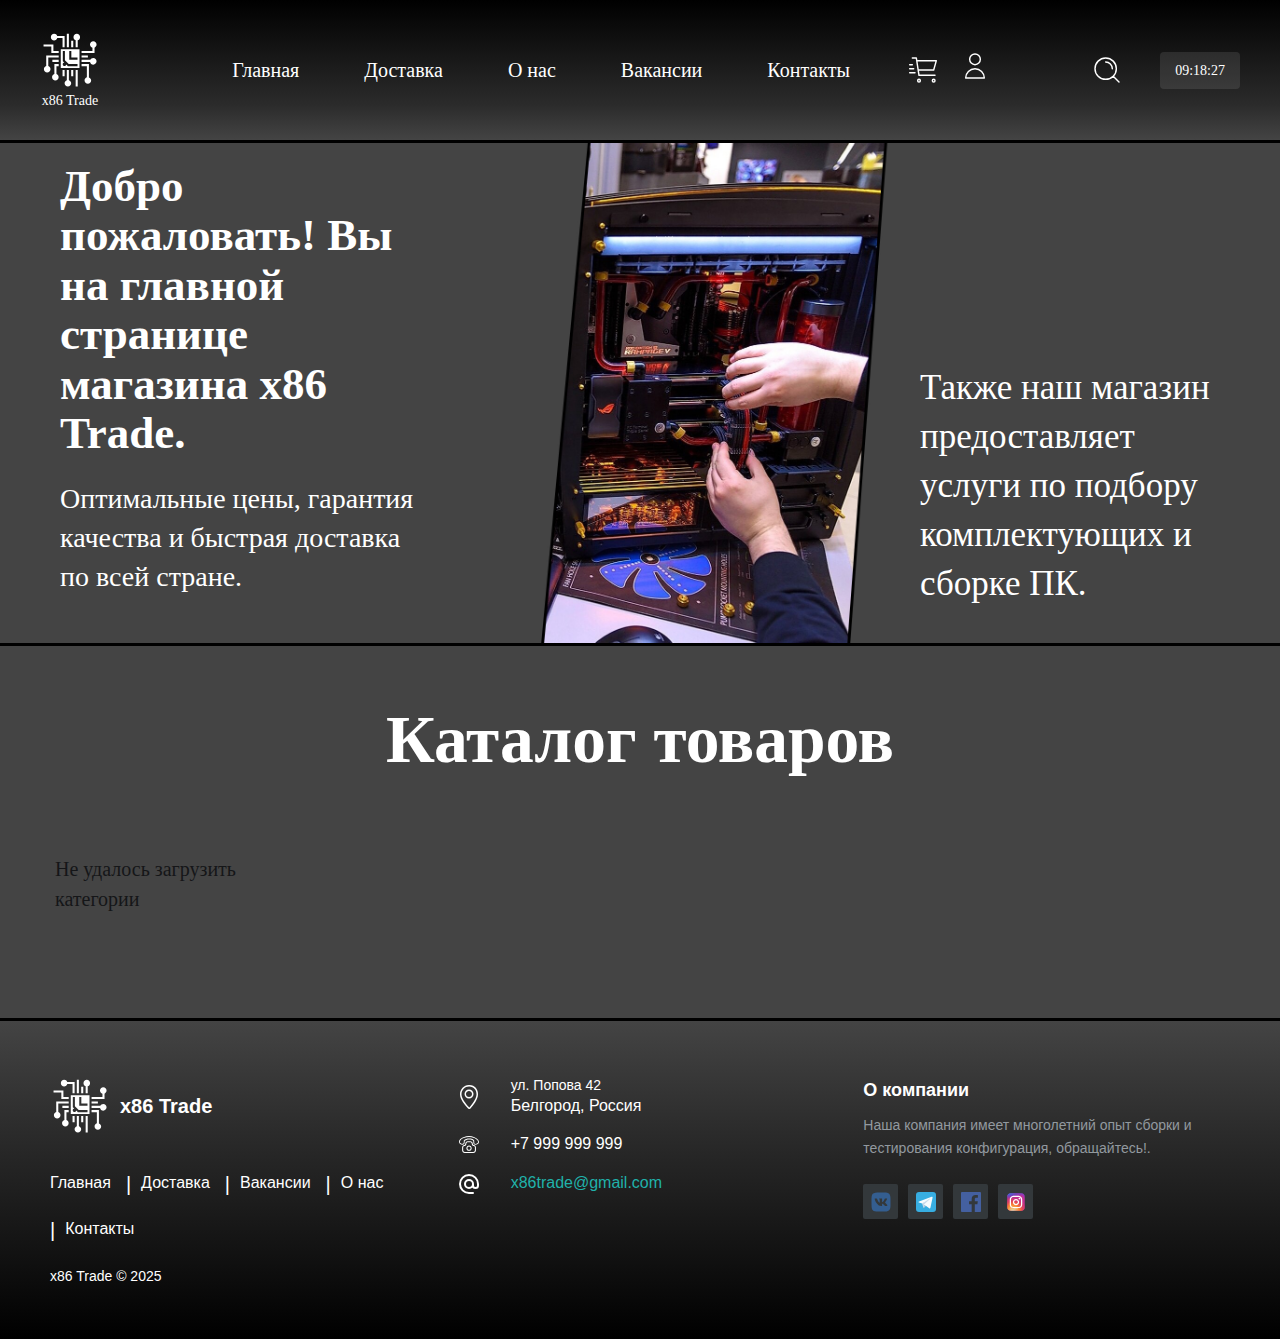
<file: index.html>
<!DOCTYPE html>
<html lang="en">
  <head>
    <meta charset="UTF-8" />
    <meta name="viewport" content="width=device-width, initial-scale=1.0" />
    <meta http-equiv="X-UA-Compatible" content="ie=edge" />
    <title>x86 Trade - Главная</title>
    <link rel="shortcut icon" href="images/favicon.svg" type="image/x-icon" />
    <link rel="stylesheet" href="css/styles.css" />
  </head>
  <body>
    <header class="header">
      <div class="container">
        <div class="header_inner">
          <a href="index.html" class="logo">
            <img src="images/logo.svg" alt="" />
            <div class="name_logo">x86 Trade</div>
          </a>
          <nav class="menu">
            <button class="menu_btn">
              <span> </span>
              <span> </span>
              <span> </span>
            </button>
            <ul class="menu_list">
              <li class="menu_item">
                <a href="index.html" class="menu_link">Главная</a>
              </li>
              <li class="menu_item">
                <a href="delivery.html" class="menu_link">Доставка</a>
              </li>
              <li class="menu_item">
                <a href="about.html" class="menu_link">О нас</a>
              </li>
              <li class="menu_item">
                <a href="vacancy.html" class="menu_link">Вакансии</a>
              </li>
              <li class="menu_item">
                <a href="contact.html" class="menu_link">Контакты</a>
              </li>
            </ul>
          </nav>
          <ul class="user-actions">
            <li class="user-actions_item">
              <a href="cart.html" class="user-actions_link cart-container">
                <img src="images/cart.svg" alt="Корзина" class="cart-icon" />
                <span class="tooltip">Корзина</span>
              </a>
            </li>

            <li class="user-actions_item">
              <a href="#" class="user-actions_link profile-container">
                <img src="images/user.svg" alt="Профиль" class="profile-icon" />
                <span class="tooltip">Профиль</span>
              </a>
            </li>

            <li class="user-actions_item user-actions_item-search">
              <a href="#" class="user-actions_link search-container">
                <img src="images/search.svg" alt="Поиск" class="search-icon" />
                <span class="tooltip">Поиск</span>
              </a>
            </li>
          </ul>
          <!-- Блок с текущим временем -->
          <div class="time-display" id="current-time"></div>
        </div>
      </div>
    </header>

    <main class="main">
      <section class="top">
        <div class="container">
          <div class="top_inner">
            <div class="top_col top_text_col">
              <h1 class="top_title">
                Добро пожаловать! Вы на главной странице магазина x86 Trade.
              </h1>
              <p class="top_text">
                Оптимальные цены, гарантия качества и быстрая доставка по всей
                стране.
              </p>
            </div>

            <div class="top_col top_image" aria-hidden="true">
              <img src="images/image1.jpg" alt="ПК сборка" />
            </div>

            <div class="top_col top_extra">
              <p class="top_text_right">
                Также наш магазин предоставляет услуги по подбору комплектующих
                и сборке ПК.
              </p>
            </div>
          </div>
        </div>
      </section>

      <section class="catalog_types">
        <div class="catalog_title">
          <h2>Каталог товаров</h2>
        </div>
        <div class="catalog_types_container catalog_types_container_cards" id="categoriesContainer">
  <!-- categories will be rendered here -->
        </div>
      </section>
    </main>

    <footer class="footer_distributed">
      <div class="footer_left">
        <div class="logo_footer">
          <a href="index.html" class="logo">
            <img src="images/logo.svg" alt="" />
            <div class="name_logo">x86 Trade</div>
          </a>
        </div>
        <p class="footer_links">
          <a href="index.html" class="link_1">Главная</a>
          <a href="delivery.html">Доставка</a>
          <a href="vacancy.html">Вакансии</a>
          <a href="about.html">О нас</a>
          <a href="contact.html">Контакты</a>
        </p>
        <p class="footer_company_name">x86 Trade © 2025</p>
      </div>
      <div class="footer_center">
        <div>
          <img src="images/location.svg" alt="Адрес" class="footer_icon" />
          <p><span>ул. Попова 42</span> Белгород, Россия</p>
        </div>
        <div>
          <img src="images/phone.svg" alt="Телефон" class="footer_icon" />
          <p>+7 999 999 999</p>
        </div>
        <div>
          <img src="images/email.svg" alt="Почта" class="footer_icon" />
          <p><a href="mailto:x86trade@gmail.com">x86trade@gmail.com</a></p>
        </div>
      </div>
      <div class="footer_right">
        <p class="footer_company_about">
          <span>О компании</span>
          Наша компания имеет многолетний опыт сборки и тестирования
          конфигурация, обращайтесь!.
        </p>
        <div class="footer_icons">
          <a href="#" class="social_icon_link">
            <img
              src="images/social_network/vk.svg"
              alt="Мы ВКонтакте"
              class="social_icon_img"
            />
          </a>
          <a href="#" class="social_icon_link">
            <img
              src="images/social_network/telegram.svg"
              alt="Наш Telegram"
              class="social_icon_img"
            />
          </a>
          <a href="#" class="social_icon_link">
            <img
              src="images/social_network/facebook.svg"
              alt="Наш Email"
              class="social_icon_img"
            />
          </a>
          <a href="#" class="social_icon_link">
            <img
              src="images/social_network/instagram.svg"
              alt="Наш Instagram"
              class="social_icon_img"
            />
          </a>
        </div>
      </div>
    </footer>

    <script src="js/common.js"></script>
    <script src="js/api.js"></script>
    <script src="js/index-api.js"></script>
  </body>
</html>
</file>
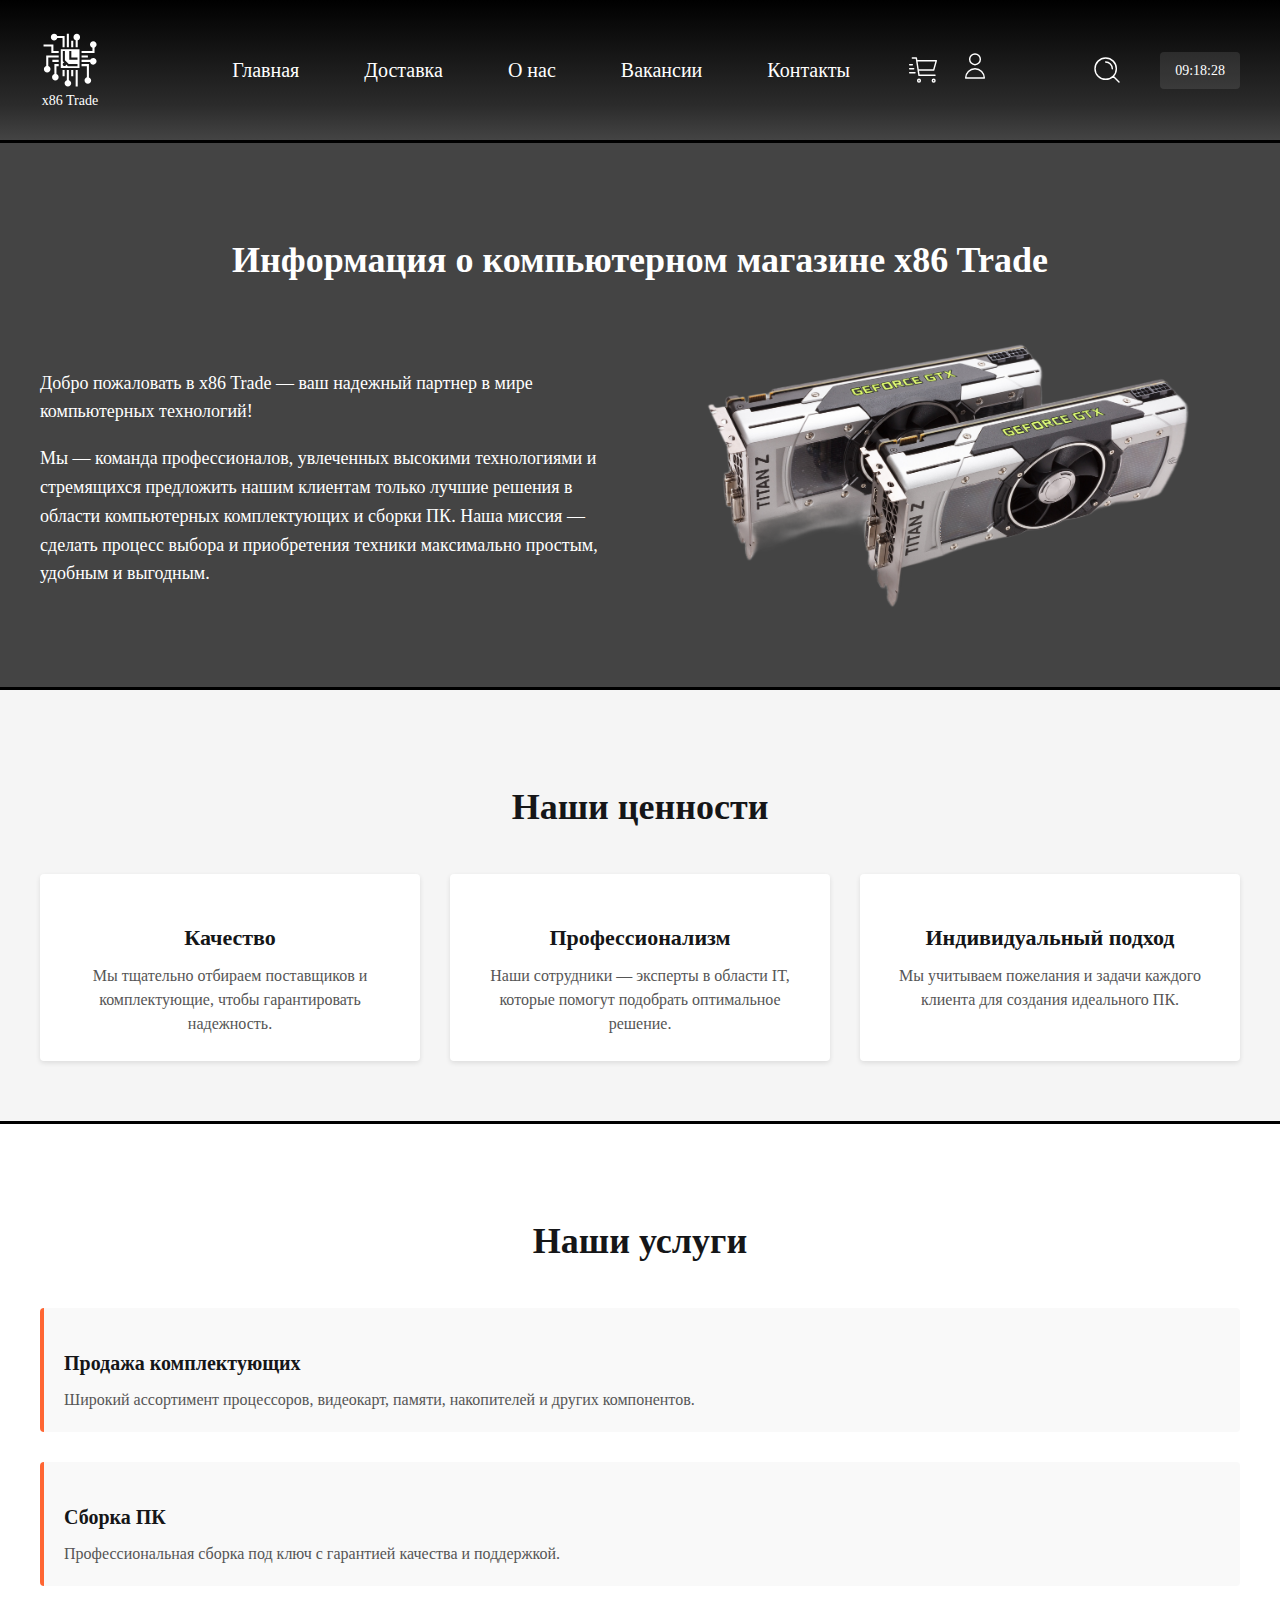
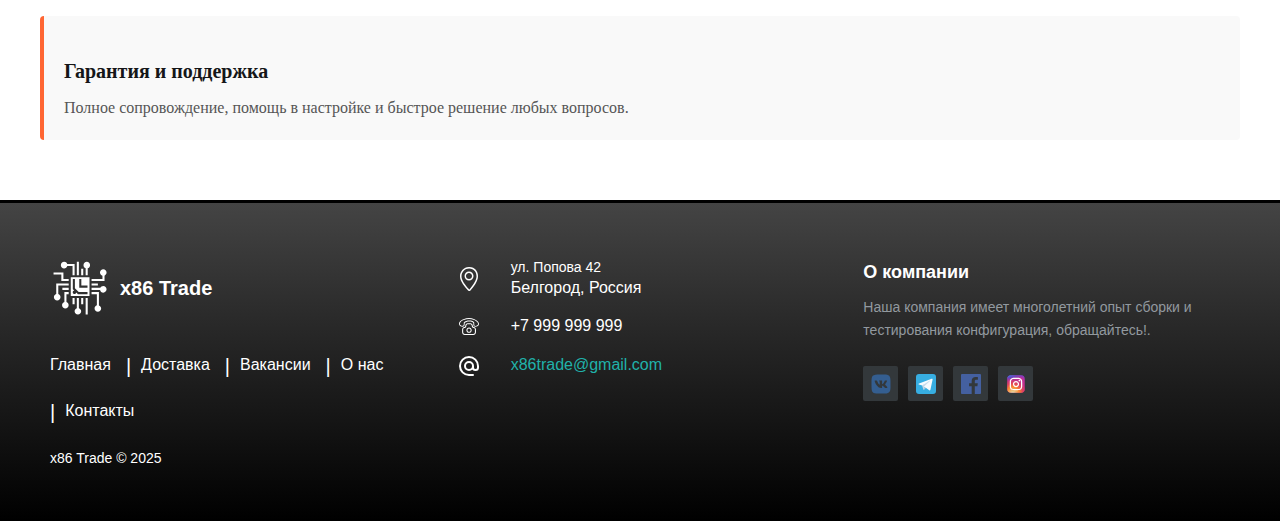
<file: about.html>
<!DOCTYPE html>
<html lang="en">
  <head>
    <meta charset="UTF-8" />
    <meta name="viewport" content="width=device-width, initial-scale=1.0" />
    <meta http-equiv="X-UA-Compatible" content="ie=edge" />
    <title>x86 Trade - О нас</title>
    <link rel="shortcut icon" href="images/favicon.svg" type="image/x-icon" />
    <link rel="stylesheet" href="css/styles.css" />
  </head>
  <body>
    <header class="header">
      <div class="container">
        <div class="header_inner">
          <a href="" class="logo">
            <img src="images/logo.svg" alt="" />
            <div class="name_logo">x86 Trade</div>
          </a>
          <nav class="menu">
            <button class="menu_btn">
              <span> </span>
              <span> </span>
              <span> </span>
              <span> </span>
            </button>
            <ul class="menu_list">
              <li class="menu_item">
                <a href="index.html" class="menu_link">Главная</a>
              </li>
              <li class="menu_item">
                <a href="delivery.html" class="menu_link">Доставка</a>
              </li>
              <li class="menu_item">
                <a href="about.html" class="menu_link">О нас</a>
              </li>
              <li class="menu_item">
                <a href="vacancy.html" class="menu_link">Вакансии</a>
              </li>
              <li class="menu_item">
                <a href="contact.html" class="menu_link">Контакты</a>
              </li>
            </ul>
          </nav>
          <ul class="user-actions">
            <li class="user-actions_item">
              <a href="cart.html" class="user-actions_link cart-container">
                <img src="images/cart.svg" alt="Корзина" class="cart-icon" />
                <span class="tooltip">Корзина</span>
              </a>
            </li>

            <li class="user-actions_item">
              <a href="#" class="user-actions_link profile-container">
                <img src="images/user.svg" alt="Профиль" class="profile-icon" />
                <span class="tooltip">Профиль</span>
              </a>
            </li>

            <li class="user-actions_item user-actions_item-search">
              <a href="#" class="user-actions_link search-container">
                <img src="images/search.svg" alt="Поиск" class="search-icon" />
                <span class="tooltip">Поиск</span>
              </a>
            </li>
          </ul>
          <div class="time-display" id="current-time"></div>
        </div>
      </div>
    </header>

    <main class="main">
      <main class="main">
        <section class="about_us">
          <div class="container">
            <h2 class="about_title">
              Информация о компьютерном магазине x86 Trade
            </h2>
            <div class="about_content">
              <div class="about_text">
                <p class="about_paragraph">
                  Добро пожаловать в <strong>x86 Trade</strong> — ваш надежный
                  партнер в мире компьютерных технологий!
                </p>
                <p class="about_paragraph">
                  Мы — команда профессионалов, увлеченных высокими технологиями
                  и стремящихся предложить нашим клиентам только лучшие решения
                  в области компьютерных комплектующих и сборки ПК. Наша миссия
                  — сделать процесс выбора и приобретения техники максимально
                  простым, удобным и выгодным.
                </p>
              </div>
              <div class="about_image" aria-hidden="true">
                <!-- Заглушка изображения -->
                <img src="images/x2titan_z.png" alt="x86 Trade - О нас" />
              </div>
            </div>
          </div>
        </section>

        <section class="our_values">
          <div class="container">
            <h2 class="section_title">Наши ценности</h2>
            <div class="values_grid">
              <div class="value_card">
                <h3 class="value_title">Качество</h3>
                <p class="value_desc">
                  Мы тщательно отбираем поставщиков и комплектующие, чтобы
                  гарантировать надежность.
                </p>
              </div>
              <div class="value_card">
                <h3 class="value_title">Профессионализм</h3>
                <p class="value_desc">
                  Наши сотрудники — эксперты в области IT, которые помогут
                  подобрать оптимальное решение.
                </p>
              </div>
              <div class="value_card">
                <h3 class="value_title">Индивидуальный подход</h3>
                <p class="value_desc">
                  Мы учитываем пожелания и задачи каждого клиента для создания
                  идеального ПК.
                </p>
              </div>
            </div>
          </div>
        </section>

        <section class="our_services">
          <div class="container">
            <h2 class="section_title">Наши услуги</h2>
            <div class="services_list">
              <div class="service_item">
                <h3 class="service_title">Продажа комплектующих</h3>
                <p class="service_desc">
                  Широкий ассортимент процессоров, видеокарт, памяти,
                  накопителей и других компонентов.
                </p>
              </div>
              <div class="service_item">
                <h3 class="service_title">Сборка ПК</h3>
                <p class="service_desc">
                  Профессиональная сборка под ключ с гарантией качества и
                  поддержкой.
                </p>
              </div>
              <div class="service_item">
                <h3 class="service_title">Гарантия и поддержка</h3>
                <p class="service_desc">
                  Полное сопровождение, помощь в настройке и быстрое решение
                  любых вопросов.
                </p>
              </div>
            </div>
          </div>
        </section>
      </main>
    </main>

    <footer class="footer_distributed">
      <div class="footer_left">
        <div class="logo_footer">
          <a href="" class="logo">
            <img src="images/logo.svg" alt="" />
            <div class="name_logo">x86 Trade</div>
          </a>
        </div>
        <p class="footer_links">
          <a href="index.html" class="link_1">Главная</a>
          <a href="delivery.html">Доставка</a>
          <a href="vacancy.html">Вакансии</a>
          <a href="about.html">О нас</a>
          <a href="contact.html">Контакты</a>
        </p>
        <p class="footer_company_name">x86 Trade © 2025</p>
      </div>
      <div class="footer_center">
        <div>
          <img src="images/location.svg" alt="Адрес" class="footer_icon" />
          <p><span>ул. Попова 42</span> Белгород, Россия</p>
        </div>
        <div>
          <img src="images/phone.svg" alt="Телефон" class="footer_icon" />
          <p>+7 999 999 999</p>
        </div>
        <div>
          <img src="images/email.svg" alt="Почта" class="footer_icon" />
          <p><a href="mailto:x86trade@gmail.com">x86trade@gmail.com</a></p>
        </div>
      </div>
      <div class="footer_right">
        <p class="footer_company_about">
          <span>О компании</span>
          Наша компания имеет многолетний опыт сборки и тестирования
          конфигурация, обращайтесь!.
        </p>
        <div class="footer_icons">
          <a href="#" class="social_icon_link">
            <img
              src="images/social_network/vk.svg"
              alt="Мы ВКонтакте"
              class="social_icon_img"
            />
          </a>
          <a href="#" class="social_icon_link">
            <img
              src="images/social_network/telegram.svg"
              alt="Наш Telegram"
              class="social_icon_img"
            />
          </a>
          <a href="#" class="social_icon_link">
            <img
              src="images/social_network/facebook.svg"
              alt="Наш Email"
              class="social_icon_img"
            />
          </a>
          <a href="#" class="social_icon_link">
            <img
              src="images/social_network/instagram.svg"
              alt="Наш Instagram"
              class="social_icon_img"
            />
          </a>
        </div>
      </div>
    </footer>

    <script>
      // Получаем элементы
      const menuBtn = document.querySelector(".menu_btn");
      const menuList = document.querySelector(".menu_list");

      // Добавляем обработчик клика
      menuBtn.addEventListener("click", function () {
        // Переключаем класс active
        this.classList.toggle("active");
        menuList.classList.toggle("active");
      });
    </script>
    <script src="js/common.js"></script>
  </body>
</html>
</file>
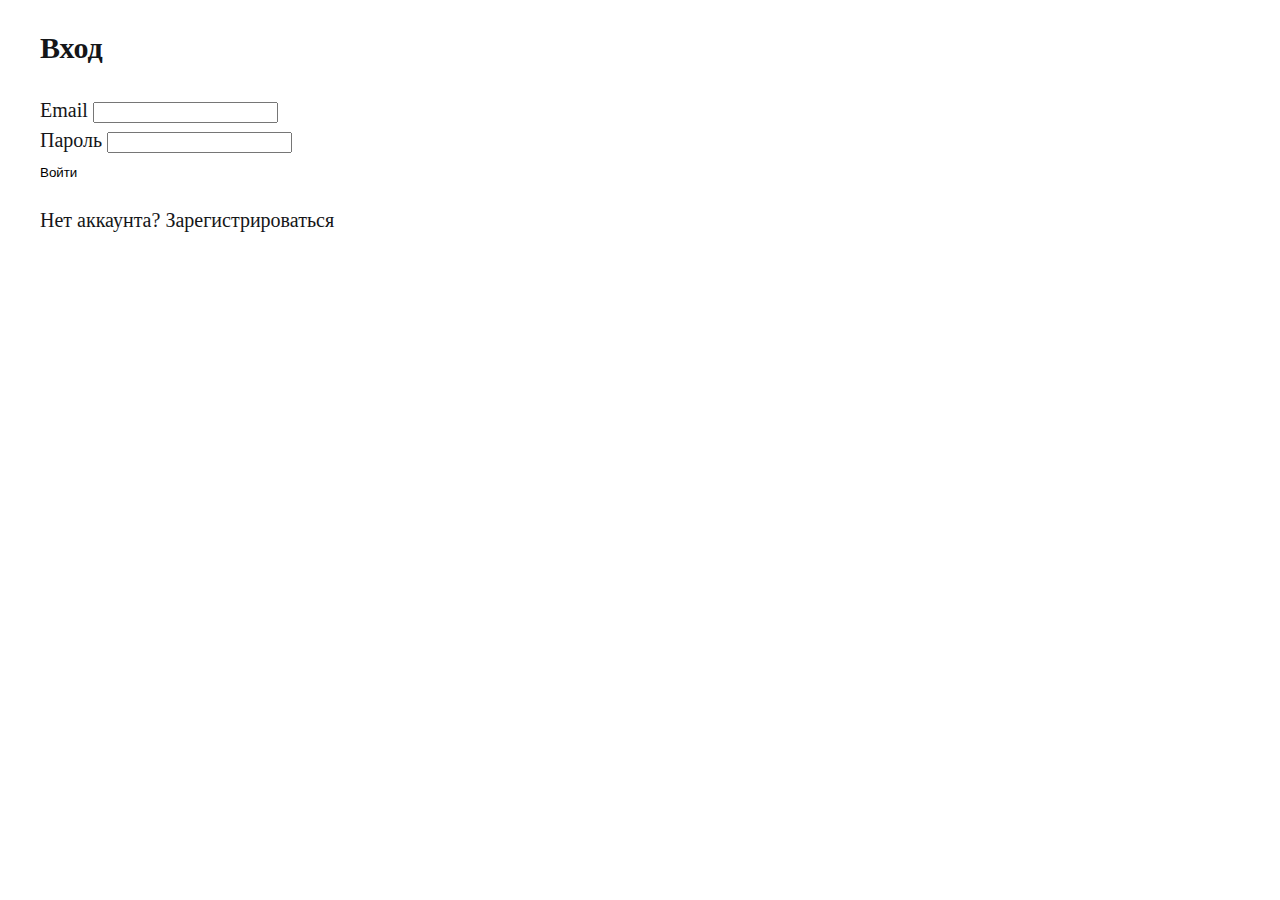
<file: admin.html>
<!DOCTYPE html>
<html lang="ru">
<head>
    <meta charset="UTF-8">
    <meta name="viewport" content="width=device-width, initial-scale=1.0">
    <title>Админ-панель x86 Trade</title>
    <link rel="shortcut icon" href="images/favicon.svg" type="image/x-icon">
    <link rel="stylesheet" href="css/styles.css">
    <link rel="stylesheet" href="css/admin.css">
</head>
<body>
    <main class="main">
        <section class="admin-section section">
            <div class="container">
                <div class="admin-container">
                    <div class="admin-sidebar">
                        <div class="admin-logo">
                            <img src="images/logo.svg" alt="x86 Trade Admin">
                            <h2>Админ-панель</h2>
                        </div>
                        <nav class="admin-menu">
                            <ul>
                                <li class="menu-item active" data-section="dashboard">
                                    <a href="#">Главная</a>
                                </li>
                                <li class="menu-item" data-section="users">
                                    <a href="#">Пользователи</a>
                                </li>
                                <li class="menu-item" data-section="products">
                                    <a href="#">Товары</a>
                                </li>
                                <li class="menu-item" data-section="categories">
                                    <a href="#">Категории</a>
                                </li>
                                <li class="menu-item" data-section="manufacturers">
                                    <a href="#">Производители</a>
                                </li>
                                <li class="menu-item" data-section="delivery-methods">
                                    <a href="#">Способы доставки</a>
                                </li>
                                <li class="menu-item" data-section="payment-methods">
                                    <a href="#">Способы оплаты</a>
                                </li>
                                <li class="menu-item" data-section="vacancies">
                                    <a href="#">Вакансии</a>
                                </li>
                                <li class="menu-item" data-section="characteristics">
                                    <a href="#">Характеристики</a>
                                </li>
                                <li class="menu-item" data-section="orders">
                                    <a href="#">Заказы</a>
                                </li>
                            </ul>
                        </nav>
                        <div class="admin-stats">
                            <div class="stat">
                                <div class="stat-value" id="total-users">0</div>
                                <div class="stat-label">Пользователи</div>
                            </div>
                            <div class="stat">
                                <div class="stat-value" id="total-products">0</div>
                                <div class="stat-label">Товары</div>
                            </div>
                            <div class="stat">
                                <div class="stat-value" id="total-orders">0</div>
                                <div class="stat-label">Заказы</div>
                            </div>
                        </div>
                    </div>
                    <div class="admin-content">
                        <!-- Главная страница (Дашборд) -->
                        <div id="admin-section-dashboard" class="admin-section-content active">
                            <h2 class="section_title">Главная</h2>
                            <div class="dashboard-stats">
                                <div class="stat-card">
                                    <h3>Статистика</h3>
                                    <div class="stats-grid">
                                        <div class="stat-item">
                                            <div class="stat-label">Активные пользователи</div>
                                            <div class="stat-value" id="active-users">0</div>
                                        </div>
                                        <div class="stat-item">
                                            <div class="stat-label">Новые заказы</div>
                                            <div class="stat-value" id="new-orders">0</div>
                                        </div>
                                        <div class="stat-item">
                                            <div class="stat-label">Товаров в наличии</div>
                                            <div class="stat-value" id="available-products">0</div>
                                        </div>
                                        <div class="stat-item">
                                            <div class="stat-label">Выручка (месяц)</div>
                                            <div class="stat-value" id="monthly-revenue">0 ₽</div>
                                        </div>
                                    </div>
                                </div>
                                <div class="stat-card">
                                    <h3>Последние заказы</h3>
                                    <div class="admin-table-container">
                                        <table class="admin-table">
                                            <thead>
                                                <tr>
                                                    <th>ID</th>
                                                    <th>Пользователь</th>
                                                    <th>Сумма</th>
                                                    <th>Статус</th>
                                                    <th>Дата</th>
                                                </tr>
                                            </thead>
                                            <tbody id="recent-orders">
                                                <tr>
                                                    <td colspan="5" class="no-data">Загрузка...</td>
                                                </tr>
                                            </tbody>
                                        </table>
                                    </div>
                                </div>
                                <div class="stat-card">
                                    <h3>Новые пользователи</h3>
                                    <div class="admin-table-container">
                                        <table class="admin-table">
                                            <thead>
                                                <tr>
                                                    <th>Имя</th>
                                                    <th>Email</th>
                                                    <th>Дата регистрации</th>
                                                </tr>
                                            </thead>
                                            <tbody id="recent-users">
                                                <tr>
                                                    <td colspan="4" class="no-data">Загрузка...</td>
                                                </tr>
                                            </tbody>
                                        </table>
                                    </div>
                                </div>
                            </div>
                        </div>
                        
                        <!-- Пользователи -->
                        <div id="admin-section-users" class="admin-section-content">
                            <div class="section-header">
                                <h2 class="section_title">Пользователи</h2>
                                <button class="btn primary" id="add-user-row">+ Добавить пользователя</button>
                            </div>
                            <div class="admin-filters">
                                <div class="filter-group">
                                    <label for="user-search">Поиск:</label>
                                    <input type="text" id="user-search" class="form-input" placeholder="Поиск по имени, email...">
                                </div>
                                <div class="filter-group">
                                    <label for="user-role">Роль:</label>
                                    <select id="user-role" class="form-select">
                                        <option value="all">Все</option>
                                        <option value="admin">Администраторы</option>
                                        <option value="user">Пользователи</option>
                                    </select>
                                </div>
                            </div>
                            <div class="admin-table-container">
                                <table class="admin-table">
                                    <thead>
                                        <tr>
                                            <th>Имя</th>
                                            <th>Фамилия</th>
                                            <th>Отчество</th>
                                            <th>Email</th>
                                            <th>Телефон</th>
                                            <th>Роль</th>
                                            <th>Дата регистрации</th>
                                            <th>Действия</th>
                                            <th>Пароль</th>
                                        </tr>
                                    </thead>
                                    <tbody id="users-table-body">
                                        <tr>
                                            <td colspan="7" class="no-data">Загрузка пользователей...</td>
                                        </tr>
                                    </tbody>
                                </table>
                            </div>
                            <div class="pagination" id="users-pagination"></div>
                        </div>

                        <!-- Товары -->
                        <div id="admin-section-products" class="admin-section-content">
                            <div class="section-header">
                                <h2 class="section_title">Товары</h2>
                                <button class="btn primary" id="add-product-row">+ Добавить товар</button>
                            </div>
                            <div class="admin-filters">
                                <div class="filter-group">
                                    <label for="product-search">Поиск:</label>
                                    <input type="text" id="product-search" class="form-input" placeholder="Поиск по названию...">
                                </div>
                                <div class="filter-group">
                                    <label for="product-category">Категория:</label>
                                    <select id="product-category" class="form-select">
                                        <option value="all">Все категории</option>
                                    </select>
                                </div>
                                <div class="filter-group">
                                    <label for="product-manufacturer">Производитель:</label>
                                    <select id="product-manufacturer" class="form-select">
                                        <option value="all">Все производители</option>
                                    </select>
                                </div>
                            </div>
                            <div class="admin-table-container">
                                <table class="admin-table">
                                    <thead>
                                        <tr>
                                            <th>Название</th>
                                            <th>Описание</th>
                                            <th>SKU</th>
                                            <th>Цена</th>
                                            <th>Категория</th>
                                            <th>Производитель</th>
                                            <th>Путь к img</th>
                                            <th>В наличии</th>
                                            <th>Действия</th>
                                        </tr>
                                    </thead>
                                    <tbody id="products-table-body">
                                        <tr>
                                            <td colspan="7" class="no-data">Загрузка товаров...</td>
                                        </tr>
                                    </tbody>
                                </table>
                            </div>
                            <div class="pagination" id="products-pagination"></div>
                        </div>
                        
                        <!-- Категории -->
                        <div id="admin-section-categories" class="admin-section-content">
                            <div class="section-header">
                                <h2 class="section_title">Категории</h2>
                                <button class="btn primary" id="add-category-row">+ Добавить категорию</button>
                            </div>
                            <div class="admin-table-container">
                                <table class="admin-table">
                                    <thead>
                                        <tr>
                                            <th>Название</th>
                                            <th>Описание</th>
                                            <th>Slug</th>
                                            <th>Действия</th>
                                        </tr>
                                    </thead>
                                    <tbody id="categories-table-body">
                                        <tr>
                                            <td colspan="6" class="no-data">Загрузка категорий...</td>
                                        </tr>
                                    </tbody>
                                </table>
                            </div>
                            <div class="pagination" id="categories-pagination"></div>
                        </div>
                        
                        <!-- Производители -->
                        <div id="admin-section-manufacturers" class="admin-section-content">
                            <div class="section-header">
                                <h2 class="section_title">Производители</h2>
                                <button class="btn primary" id="add-manufacturer-row">+ Добавить производителя</button>
                            </div>
                            <div class="admin-table-container">
                                <table class="admin-table">
                                    <thead>
                                        <tr>
                                            <th>Название</th>
                                            <th>Страна</th>
                                            <th>Сайт</th>
                                            <th>Действия</th>
                                        </tr>
                                    </thead>
                                    <tbody id="manufacturers-table-body">
                                        <tr>
                                            <td colspan="5" class="no-data">Загрузка производителей...</td>
                                        </tr>
                                    </tbody>
                                </table>
                            </div>
                            <div class="pagination" id="manufacturers-pagination"></div>
                        </div>
                        
                        <!-- Способы доставки -->
                        <div id="admin-section-delivery-methods" class="admin-section-content">
                            <div class="section-header">
                                <h2 class="section_title">Способы доставки</h2>
                                <button class="btn primary" id="add-delivery-method-row">+ Добавить способ доставки</button>
                            </div>
                            <div class="admin-table-container">
                                <table class="admin-table">
                                    <thead>
                                        <tr>
                                            <th>Название</th>
                                            <th>Описание</th>
                                            <th>Базовая стоимость</th>
                                            <th>Порог бесплатной доставки</th>
                                            <th>Срок доставки (дни)</th>
                                            <th>Действия</th>
                                        </tr>
                                    </thead>
                                    <tbody id="delivery-methods-table-body">
                                        <tr>
                                            <td colspan="7" class="no-data">Загрузка способов доставки...</td>
                                        </tr>
                                    </tbody>
                                </table>
                            </div>
                            <div class="pagination" id="delivery-methods-pagination"></div>
                        </div>
                        
                        <!-- Способы оплаты -->
                        <div id="admin-section-payment-methods" class="admin-section-content">
                            <div class="section-header">
                                <h2 class="section_title">Способы оплаты</h2>
                                <button class="btn primary" id="add-payment-method-row">+ Добавить способ оплаты</button>
                            </div>
                            <div class="admin-table-container">
                                <table class="admin-table">
                                    <thead>
                                        <tr>
                                            <th>Название</th>
                                            <th>Описание</th>
                                            <th>Работает ли?</th>
                                            <th>Действия</th>
                                        </tr>
                                    </thead>
                                    <tbody id="payment-methods-table-body">
                                        <tr>
                                            <td colspan="4" class="no-data">Загрузка способов оплаты...</td>
                                        </tr>
                                    </tbody>
                                </table>
                            </div>
                            <div class="pagination" id="payment-methods-pagination"></div>
                        </div>
                        
                        <!-- Вакансии -->
                        <div id="admin-section-vacancies" class="admin-section-content">
                            <div class="section-header">
                                <h2 class="section_title">Вакансии</h2>
                                <button class="btn primary" id="add-vacancy-row">+ Добавить вакансию</button>
                            </div>
                            <div class="admin-table-container">
                                <table class="admin-table">
                                    <thead>
                                        <tr>
                                            <th>Название</th>
                                            <th>Дата создания</th>
                                            <th>Статус</th>
                                            <th>Действия</th>
                                        </tr>
                                    </thead>
                                    <tbody id="vacancies-table-body">
                                        <tr>
                                            <td colspan="5" class="no-data">Загрузка вакансий...</td>
                                        </tr>
                                    </tbody>
                                </table>
                            </div>
                            <div class="pagination" id="vacancies-pagination"></div>
                        </div>
                        
                        <!-- Характеристики -->
                        <div id="admin-section-characteristics" class="admin-section-content">
                            <div class="section-header">
                                <h2 class="section_title">Характеристики</h2>
                                <button class="btn primary" id="add-characteristic-row">+ Добавить характеристику</button>
                            </div>
                            <div class="admin-table-container">
                                <table class="admin-table">
                                    <thead>
                                        <tr>
                                            <th>Название</th>
                                            <th>Единица измерения</th>
                                            <th>Категория</th>
                                            <th>Действия</th>
                                        </tr>
                                    </thead>
                                    <tbody id="characteristics-table-body">
                                        <tr>
                                            <td colspan="5" class="no-data">Загрузка характеристик...</td>
                                        </tr>
                                    </tbody>
                                </table>
                            </div>
                            <div class="pagination" id="characteristics-pagination"></div>
                        </div>
                        
                        <!-- Заказы -->
                        <div id="admin-section-orders" class="admin-section-content">
                            <div class="section-header">
                                <h2 class="section_title">Заказы</h2>
                            </div>
                            <div class="admin-filters">
                                <div class="filter-group">
                                    <label for="order-status">Статус:</label>
                                    <select id="order-status" class="form-select">
                                        <option value="all">Все</option>
                                        <option value="created">Создан</option>
                                        <option value="processing">В обработке</option>
                                        <option value="shipped">Отправлен</option>
                                        <option value="delivered">Доставлен</option>
                                        <option value="cancelled">Отменен</option>
                                    </select>
                                </div>
                                <div class="filter-group">
                                    <label for="order-date">Дата:</label>
                                    <input type="date" id="order-date" class="form-input">
                                </div>
                            </div>
                            <div class="admin-table-container">
                                <table class="admin-table">
                                    <thead>
                                        <tr>
                                            <th>Пользователь</th>
                                            <th>Сумма</th>
                                            <th>Статус</th>
                                            <th>Дата создания</th>
                                            <th>Действия</th>
                                        </tr>
                                    </thead>
                                    <tbody id="orders-table-body">
                                        <tr>
                                            <td colspan="6" class="no-data">Загрузка заказов...</td>
                                        </tr>
                                    </tbody>
                                </table>
                            </div>
                            <div class="pagination" id="orders-pagination"></div>
                        </div>
                    </div>
                </div>
            </div>
        </section>
    </main>

    <script src="js/common.js"></script>
    <script src="js/api.js"></script>
    <script src="js/toast.js"></script>
    <script src="js/admin.js"></script>
</body>
</html>
</file>
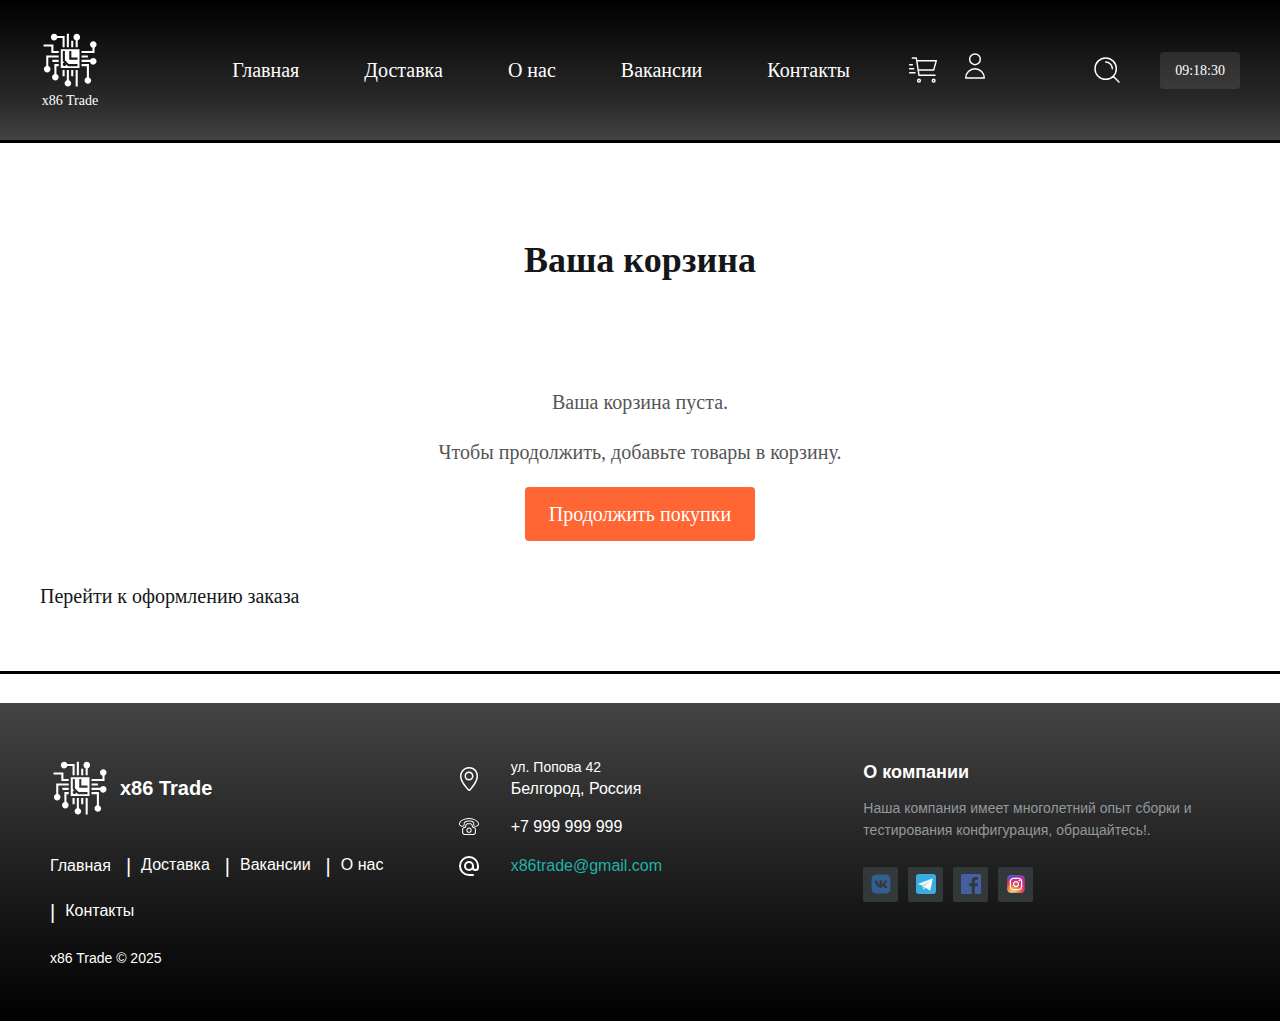
<file: cart.html>
<!DOCTYPE html>
<html lang="ru">
  <head>
    <meta charset="UTF-8" />
    <meta name="viewport" content="width=device-width, initial-scale=1.0" />
    <title>x86 Trade - Корзина</title>
    <link rel="shortcut icon" href="images/favicon.svg" type="image/x-icon" />
    <link rel="stylesheet" href="css/styles.css" />
  </head>
  <body>
    <header class="header">
      <div class="container">
        <div class="header_inner">
          <a href="index.html" class="logo">
            <img src="images/logo.svg" alt="Логотип x86 Trade" />
            <div class="name_logo">x86 Trade</div>
          </a>
          <nav class="menu">
            <button class="menu_btn">
              <span></span>
              <span></span>
              <span></span>
            </button>
            <ul class="menu_list">
              <li class="menu_item">
                <a href="index.html" class="menu_link">Главная</a>
              </li>
              <li class="menu_item">
                <a href="delivery.html" class="menu_link">Доставка</a>
              </li>
              <li class="menu_item">
                <a href="about.html" class="menu_link">О нас</a>
              </li>
              <li class="menu_item">
                <a href="vacancy.html" class="menu_link">Вакансии</a>
              </li>
              <li class="menu_item">
                <a href="contact.html" class="menu_link">Контакты</a>
              </li>
            </ul>
          </nav>
          <ul class="user-actions">
            <li class="user-actions_item">
              <a href="cart.html" class="user-actions_link cart-container">
                <img src="images/cart.svg" alt="Корзина" class="cart-icon" />
                <span class="tooltip">Корзина</span>
              </a>
            </li>

            <li class="user-actions_item">
              <a href="#" class="user-actions_link profile-container">
                <img src="images/user.svg" alt="Профиль" class="profile-icon" />
                <span class="tooltip">Профиль</span>
              </a>
            </li>

            <li class="user-actions_item user-actions_item-search">
              <a href="#" class="user-actions_link search-container">
                <img src="images/search.svg" alt="Поиск" class="search-icon" />
                <span class="tooltip">Поиск</span>
              </a>
            </li>
          </ul>
          <!-- Блок с текущим временем -->
          <div class="time-display" id="current-time"></div>
        </div>
      </div>
    </header>

    <main class="main">
      <section class="cart_page">
        <div class="container">
          <h2 class="section_title">Ваша корзина</h2>
          <div id="cartContent">
            <!-- Содержимое корзины будет добавлено через JS -->
          </div>
          <div class="cart_actions">
          <a id="goToCheckoutBtn" class="btn primary" href="checkout.html">Перейти к оформлению заказа</a>
        </div>
        </div>

      </section>
    </main>

    <footer class="footer_distributed">
      <div class="footer_left">
        <div class="logo_footer">
          <a href="index.html" class="logo">
            <img src="images/logo.svg" alt="Логотип x86 Trade" />
            <div class="name_logo">x86 Trade</div>
          </a>
        </div>
        <p class="footer_links">
          <a href="index.html" class="link_1">Главная</a>
          <a href="delivery.html">Доставка</a>
          <a href="vacancy.html">Вакансии</a>
          <a href="about.html">О нас</a>
          <a href="contact.html">Контакты</a>
        </p>
        <p class="footer_company_name">x86 Trade © 2025</p>
      </div>
      <div class="footer_center">
        <div>
          <img src="images/location.svg" alt="Адрес" class="footer_icon" />
          <p><span>ул. Попова 42</span> Белгород, Россия</p>
        </div>
        <div>
          <img src="images/phone.svg" alt="Телефон" class="footer_icon" />
          <p>+7 999 999 999</p>
        </div>
        <div>
          <img src="images/email.svg" alt="Почта" class="footer_icon" />
          <p><a href="mailto:x86trade@gmail.com">x86trade@gmail.com</a></p>
        </div>
      </div>
      <div class="footer_right">
        <p class="footer_company_about">
          <span>О компании</span>
          Наша компания имеет многолетний опыт сборки и тестирования
          конфигурация, обращайтесь!.
        </p>
        <div class="footer_icons">
          <a href="#" class="social_icon_link">
            <img
              src="images/social_network/vk.svg"
              alt="Мы ВКонтакте"
              class="social_icon_img"
            />
          </a>
          <a href="#" class="social_icon_link">
            <img
              src="images/social_network/telegram.svg"
              alt="Наш Telegram"
              class="social_icon_img"
            />
          </a>
          <a href="#" class="social_icon_link">
            <img
              src="images/social_network/facebook.svg"
              alt="Наш Email"
              class="social_icon_img"
            />
          </a>
          <a href="#" class="social_icon_link">
            <img
              src="images/social_network/instagram.svg"
              alt="Наш Instagram"
              class="social_icon_img"
            />
          </a>
        </div>
      </div>
    </footer>

    <script src="js/common.js"></script>
    <script src="js/api.js"></script>
    <script src="js/cart.js"></script>
  </body>
</html>
</file>
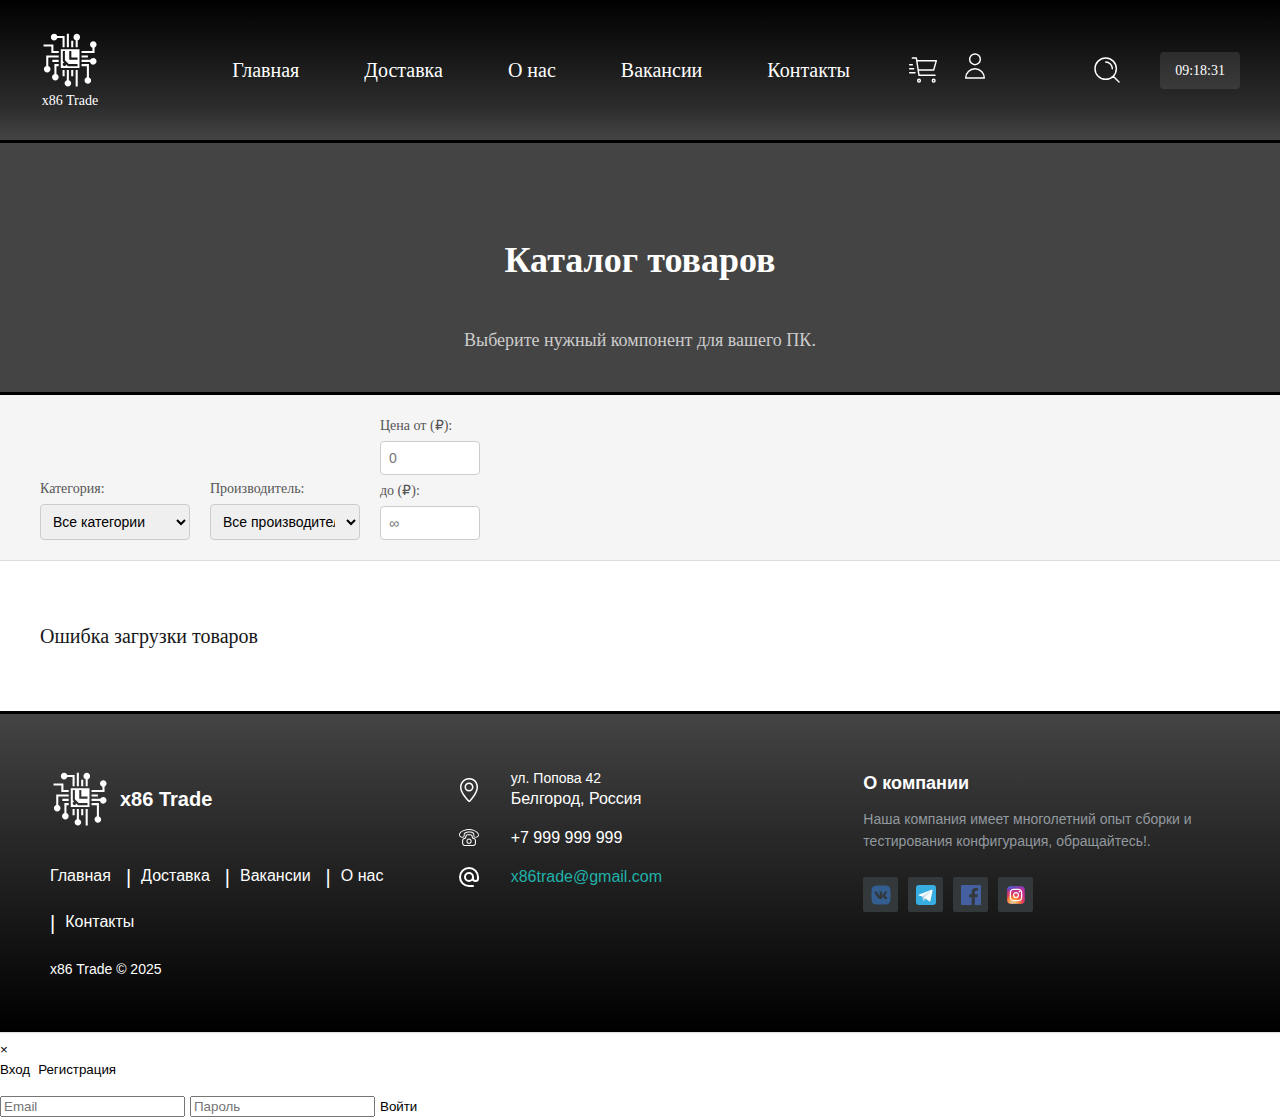
<file: catalog.html>
<!DOCTYPE html>
<html lang="ru">
  <head>
    <meta charset="UTF-8" />
    <meta name="viewport" content="width=device-width, initial-scale=1.0" />
    <title>x86 Trade - Каталог товаров</title>
    <link rel="shortcut icon" href="images/favicon.svg" type="image/x-icon" />
    <link rel="stylesheet" href="css/styles.css" />
  </head>
  <body>
    <header class="header">
      <div class="container">
        <div class="header_inner">
          <a href="index.html" class="logo">
            <img src="images/logo.svg" alt="Логотип x86 Trade" />
            <div class="name_logo">x86 Trade</div>
          </a>
          <nav class="menu">
            <button class="menu_btn">
              <span></span>
              <span></span>
              <span></span>
            </button>
            <ul class="menu_list">
              <li class="menu_item">
                <a href="index.html" class="menu_link">Главная</a>
              </li>
              <li class="menu_item">
                <a href="delivery.html" class="menu_link">Доставка</a>
              </li>
              <li class="menu_item">
                <a href="about.html" class="menu_link">О нас</a>
              </li>
              <li class="menu_item">
                <a href="vacancy.html" class="menu_link">Вакансии</a>
              </li>
              <li class="menu_item">
                <a href="contact.html" class="menu_link">Контакты</a>
              </li>
            </ul>
          </nav>
          <ul class="user-actions">
            <li class="user-actions_item">
              <a href="cart.html" class="user-actions_link cart-container">
                <img src="images/cart.svg" alt="Корзина" class="cart-icon" />
                <span class="tooltip">Корзина</span>
              </a>
            </li>

            <li class="user-actions_item">
              <a href="#" class="user-actions_link profile-container">
                <img src="images/user.svg" alt="Профиль" class="profile-icon" />
                <span class="tooltip">Профиль</span>
              </a>
            </li>

            <li class="user-actions_item user-actions_item-search">
              <a href="#" class="user-actions_link search-container">
                <img src="images/search.svg" alt="Поиск" class="search-icon" />
                <span class="tooltip">Поиск</span>
              </a>
            </li>
          </ul>
          <!-- Блок с текущим временем -->
          <div class="time-display" id="current-time"></div>
        </div>
      </div>
    </header>

    <main class="main">
      <section class="catalog_header">
        <div class="container">
          <h2 class="section_title">Каталог товаров</h2>
          <p class="catalog_subtitle">
            Выберите нужный компонент для вашего ПК.
          </p>
        </div>
      </section>

      <section class="catalog_filters">
        <div class="container">
          <div
            class="active_filters"
            id="activeFiltersContainer"
            style="display: none"
          >
            <span id="activeCategoryFilter"></span>
            <span id="activePriceFilter"></span>
            <span id="activeBrandFilter"></span>
            <button id="clearAllFiltersBtn" class="clear_filters_btn">
              Сбросить все фильтры
            </button>
          </div>

          <div class="filter_controls">
            <div class="filter_group">
              <label for="categoryFilter">Категория:</label>
              <select id="categoryFilter">
                <option value="">Все категории</option>
                <option value="Процессоры">Процессоры</option>
                <option value="Материнские платы">Материнские платы</option>
                <option value="Оперативная память">Оперативная память</option>
                <option value="Видеокарты">Видеокарты</option>
                <option value="Твердотельные накопители (SSD)">
                  Твердотельные накопители (SSD)
                </option>
              </select>
            </div>

            <div class="filter_group">
              <label for="brandFilter">Производитель:</label>
              <select id="brandFilter">
                <option value="">Все производители</option>
                <option value="Intel">Intel</option>
                <option value="AMD">AMD</option>
                <option value="ASUS">ASUS</option>
                <option value="Corsair">Corsair</option>
                <option value="NVIDIA">NVIDIA</option>
                <option value="Kingston">Kingston</option>
              </select>
            </div>

            <div class="filter_group">
              <label for="priceMin">Цена от (₽):</label>
              <input type="number" id="priceMin" min="0" placeholder="0" />
              <label for="priceMax">до (₽):</label>
              <input type="number" id="priceMax" min="0" placeholder="∞" />
            </div>
          </div>
        </div>
      </section>

      <section class="catalog_products">
        <div class="container">
          <div class="products_grid" id="productsGrid">
            <!-- Товары будут добавлены через JS -->
          </div>
        </div>
      </section>
    </main>

    <footer class="footer_distributed">
      <div class="footer_left">
        <div class="logo_footer">
          <a href="index.html" class="logo">
            <img src="images/logo.svg" alt="Логотип x86 Trade" />
            <div class="name_logo">x86 Trade</div>
          </a>
        </div>
        <p class="footer_links">
          <a href="index.html" class="link_1">Главная</a>
          <a href="delivery.html">Доставка</a>
          <a href="vacancy.html">Вакансии</a>
          <a href="about.html">О нас</a>
          <a href="contact.html">Контакты</a>
        </p>
        <p class="footer_company_name">x86 Trade © 2025</p>
      </div>
      <div class="footer_center">
        <div>
          <img src="images/location.svg" alt="Адрес" class="footer_icon" />
          <p><span>ул. Попова 42</span> Белгород, Россия</p>
        </div>
        <div>
          <img src="images/phone.svg" alt="Телефон" class="footer_icon" />
          <p>+7 999 999 999</p>
        </div>
        <div>
          <img src="images/email.svg" alt="Почта" class="footer_icon" />
          <p><a href="mailto:x86trade@gmail.com">x86trade@gmail.com</a></p>
        </div>
      </div>
      <div class="footer_right">
        <p class="footer_company_about">
          <span>О компании</span>
          Наша компания имеет многолетний опыт сборки и тестирования
          конфигурация, обращайтесь!.
        </p>
        <div class="footer_icons">
          <a href="#" class="social_icon_link">
            <img
              src="images/social_network/vk.svg"
              alt="Мы ВКонтакте"
              class="social_icon_img"
            />
          </a>
          <a href="#" class="social_icon_link">
            <img
              src="images/social_network/telegram.svg"
              alt="Наш Telegram"
              class="social_icon_img"
            />
          </a>
          <a href="#" class="social_icon_link">
            <img
              src="images/social_network/facebook.svg"
              alt="Наш Email"
              class="social_icon_img"
            />
          </a>
          <a href="#" class="social_icon_link">
            <img
              src="images/social_network/instagram.svg"
              alt="Наш Instagram"
              class="social_icon_img"
            />
          </a>
        </div>
      </div>
    </footer>

    <script src="js/common.js"></script>

    <script src="js/api.js"></script>
    <script src="js/catalog.js"></script>
    <script src="js/toast.js"></script>

    <div id="authModal" class="modal" aria-hidden="true">
  <div class="modal_backdrop" onclick="hideAuthModal()"></div>
  <div class="modal_content" role="dialog" aria-modal="true">
    <button class="modal_close" id="authModalClose">&times;</button>

    <div id="authTabs" style="display:flex; gap:8px; margin-bottom:12px;">
      <button id="showLogin" type="button">Вход</button>
      <button id="showRegister" type="button">Регистрация</button>
    </div>

    <div id="authLoginForm" class="auth-tab">
      <form id="modalLoginForm">
        <input id="modalLoginEmail" type="email" placeholder="Email" required />
        <input id="modalLoginPassword" type="password" placeholder="Пароль" required />
        <button type="submit">Войти</button>
      </form>
    </div>

    <div id="authRegisterForm" class="auth-tab" style="display:none">
      <form id="modalRegisterForm">
        <input id="modalRegEmail" type="email" placeholder="Email" required />
        <input id="modalRegPassword" type="password" placeholder="Пароль" required />
        <input id="modalRegFirstName" type="text" placeholder="Имя" />
        <input id="modalRegLastName" type="text" placeholder="Фамилия" />
        <button type="submit">Зарегистрироваться</button>
      </form>
    </div>
  </div>
</div>
  </body>
</html>
</file>
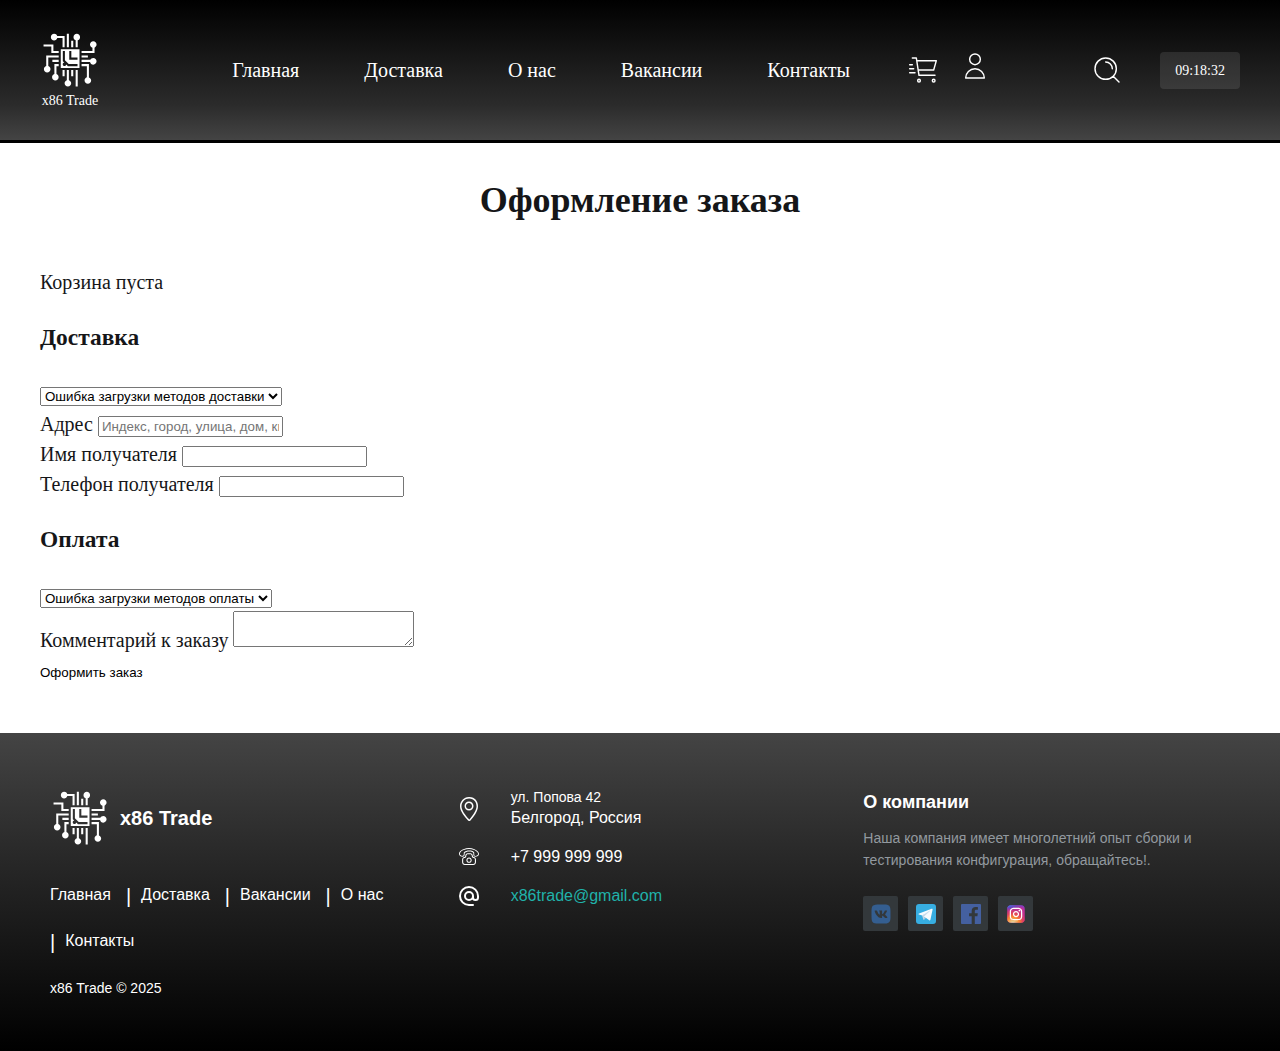
<file: checkout.html>
<!doctype html>
<html lang="ru">
<head>
  <meta charset="utf-8" />
  <title>Оформление заказа — x86 Trade</title>
  <link rel="shortcut icon" href="images/favicon.svg" type="image/x-icon" />
  <link rel="stylesheet" href="css/styles.css" />
</head>
<body>
  <header class="header">
      <div class="container">
        <div class="header_inner">
          <a href="index.html" class="logo">
            <img src="images/logo.svg" alt="" />
            <div class="name_logo">x86 Trade</div>
          </a>
          <nav class="menu">
            <button class="menu_btn">
              <span> </span>
              <span> </span>
              <span> </span>
            </button>
            <ul class="menu_list">
              <li class="menu_item">
                <a href="index.html" class="menu_link">Главная</a>
              </li>
              <li class="menu_item">
                <a href="delivery.html" class="menu_link">Доставка</a>
              </li>
              <li class="menu_item">
                <a href="about.html" class="menu_link">О нас</a>
              </li>
              <li class="menu_item">
                <a href="vacancy.html" class="menu_link">Вакансии</a>
              </li>
              <li class="menu_item">
                <a href="contact.html" class="menu_link">Контакты</a>
              </li>
            </ul>
          </nav>
          <ul class="user-actions">
            <li class="user-actions_item">
              <a href="cart.html" class="user-actions_link cart-container">
                <img src="images/cart.svg" alt="Корзина" class="cart-icon" />
                <span class="tooltip">Корзина</span>
              </a>
            </li>

            <li class="user-actions_item">
              <div class="user-actions_link profile-container" style="position:relative;">
                <!-- Контент будет отрисован JS (иконка / dropdown или вызов модалки) -->
              </div>
            </li>

            <li class="user-actions_item user-actions_item-search">
              <a href="#" class="user-actions_link search-container">
                <img src="images/search.svg" alt="Поиск" class="search-icon" />
                <span class="tooltip">Поиск</span>
              </a>
            </li>
          </ul>
          <!-- Блок с текущим временем -->
          <div class="time-display" id="current-time"></div>
        </div>
      </div>
    </header>

  <main class="main">
    <section class="checkout_section">
      <div class="container">
        <h2 class="section_title">Оформление заказа</h2>
        <div id="checkoutForm">
          <div id="checkoutCart"></div>

          <h3>Доставка</h3>
          <select id="deliveryMethodSelect"></select>
          <div>
            <label>Адрес</label>
            <input id="deliveryAddress" type="text" placeholder="Индекс, город, улица, дом, квартира" />
          </div>
          <div>
            <label>Имя получателя</label>
            <input id="recipientName" type="text" />
          </div>
          <div>
            <label>Телефон получателя</label>
            <input id="recipientPhone" type="text" />
          </div>

          <h3>Оплата</h3>
          <select id="paymentMethodSelect"></select>

          <div>
            <label>Комментарий к заказу</label>
            <textarea id="orderComment"></textarea>
          </div>

          <div>
            <button id="placeOrderBtn">Оформить заказ</button>
          </div>
          <div id="checkoutMessage"></div>
        </div>
      </div>
    </section>
  </main>
      <footer class="footer_distributed">
      <div class="footer_left">
        <div class="logo_footer">
          <a href="index.html" class="logo">
            <img src="images/logo.svg" alt="" />
            <div class="name_logo">x86 Trade</div>
          </a>
        </div>
        <p class="footer_links">
          <a href="index.html" class="link_1">Главная</a>
          <a href="delivery.html">Доставка</a>
          <a href="vacancy.html">Вакансии</a>
          <a href="about.html">О нас</a>
          <a href="contact.html">Контакты</a>
        </p>
        <p class="footer_company_name">x86 Trade © 2025</p>
      </div>
      <div class="footer_center">
        <div>
          <img src="images/location.svg" alt="Адрес" class="footer_icon" />
          <p><span>ул. Попова 42</span> Белгород, Россия</p>
        </div>
        <div>
          <img src="images/phone.svg" alt="Телефон" class="footer_icon" />
          <p>+7 999 999 999</p>
        </div>
        <div>
          <img src="images/email.svg" alt="Почта" class="footer_icon" />
          <p><a href="mailto:x86trade@gmail.com">x86trade@gmail.com</a></p>
        </div>
      </div>
      <div class="footer_right">
        <p class="footer_company_about">
          <span>О компании</span>
          Наша компания имеет многолетний опыт сборки и тестирования
          конфигурация, обращайтесь!.
        </p>
        <div class="footer_icons">
          <a href="#" class="social_icon_link">
            <img
              src="images/social_network/vk.svg"
              alt="Мы ВКонтакте"
              class="social_icon_img"
            />
          </a>
          <a href="#" class="social_icon_link">
            <img
              src="images/social_network/telegram.svg"
              alt="Наш Telegram"
              class="social_icon_img"
            />
          </a>
          <a href="#" class="social_icon_link">
            <img
              src="images/social_network/facebook.svg"
              alt="Наш Email"
              class="social_icon_img"
            />
          </a>
          <a href="#" class="social_icon_link">
            <img
              src="images/social_network/instagram.svg"
              alt="Наш Instagram"
              class="social_icon_img"
            />
          </a>
        </div>
      </div>
    </footer>
  <script src="js/api.js"></script>
  <script src="js/common.js"></script>
  <script src="js/checkout.js"></script>
</body>
</html>
</file>
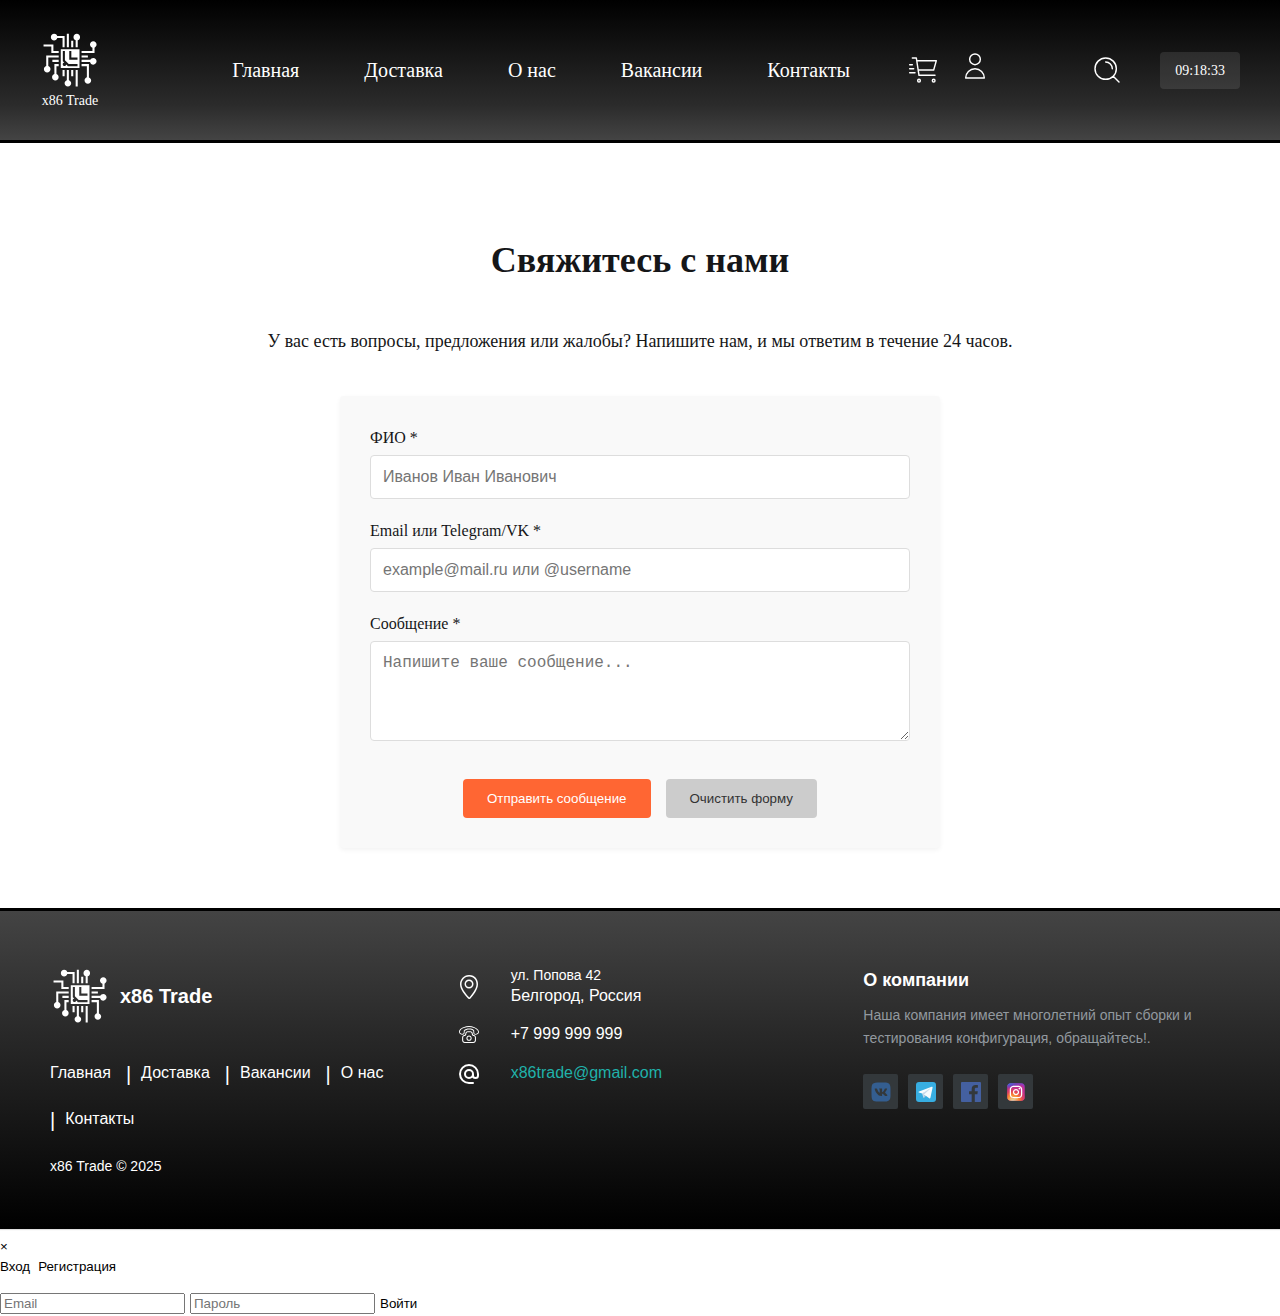
<file: contact.html>
<!DOCTYPE html>
<html lang="ru">
  <head>
    <meta charset="UTF-8" />
    <meta name="viewport" content="width=device-width, initial-scale=1.0" />
    <title>x86 Trade - Контакты</title>
    <link rel="shortcut icon" href="images/favicon.svg" type="image/x-icon" />
    <link rel="stylesheet" href="css/styles.css" />
  </head>
  <body>
    <header class="header">
      <div class="container">
        <div class="header_inner">
          <a href="index.html" class="logo">
            <img src="images/logo.svg" alt="Логотип x86 Trade" />
            <div class="name_logo">x86 Trade</div>
          </a>
          <nav class="menu">
            <button class="menu_btn">
              <span></span>
              <span></span>
              <span></span>
            </button>
            <ul class="menu_list">
              <li class="menu_item">
                <a href="index.html" class="menu_link">Главная</a>
              </li>
              <li class="menu_item">
                <a href="delivery.html" class="menu_link">Доставка</a>
              </li>
              <li class="menu_item">
                <a href="about.html" class="menu_link">О нас</a>
              </li>
              <li class="menu_item">
                <a href="vacancy.html" class="menu_link">Вакансии</a>
              </li>
              <li class="menu_item">
                <a href="contact.html" class="menu_link">Контакты</a>
              </li>
            </ul>
          </nav>
          <ul class="user-actions">
            <li class="user-actions_item">
              <a href="cart.html" class="user-actions_link cart-container">
                <img src="images/cart.svg" alt="Корзина" class="cart-icon" />
                <span class="tooltip">Корзина</span>
              </a>
            </li>

            <li class="user-actions_item">
              <a href="#" class="user-actions_link profile-container">
                <img src="images/user.svg" alt="Профиль" class="profile-icon" />
                <span class="tooltip">Профиль</span>
              </a>
            </li>

            <li class="user-actions_item user-actions_item-search">
              <a href="#" class="user-actions_link search-container">
                <img src="images/search.svg" alt="Поиск" class="search-icon" />
                <span class="tooltip">Поиск</span>
              </a>
            </li>
          </ul>
          <!-- Блок с текущим временем -->
          <div class="time-display" id="current-time"></div>
        </div>
      </div>
    </header>

    <main class="main">
      <section class="contact_form_section">
        <div class="container">
          <h2 class="section_title">Свяжитесь с нами</h2>
          <p class="contact_intro">
            У вас есть вопросы, предложения или жалобы? Напишите нам, и мы
            ответим в течение 24 часов.
          </p>

          <form id="contactForm" class="contact_form">
            <div class="form_group">
              <label for="fullName" class="form_label">ФИО *</label>
              <input
                type="text"
                id="fullName"
                name="fullName"
                class="form_input"
                required
                placeholder="Иванов Иван Иванович"
              />
            </div>

            <div class="form_group">
              <label for="contactInfo" class="form_label"
                >Email или Telegram/VK *</label
              >
              <input
                type="text"
                id="contactInfo"
                name="contactInfo"
                class="form_input"
                required
                placeholder="example@mail.ru или @username"
              />
            </div>

            <div class="form_group">
              <label for="message" class="form_label">Сообщение *</label>
              <textarea
                id="message"
                name="message"
                class="form_textarea"
                required
                placeholder="Напишите ваше сообщение..."
              ></textarea>
            </div>

            <div class="form_actions">
              <button type="submit" class="form_submit_btn">
                Отправить сообщение
              </button>
              <button type="reset" class="form_reset_btn">
                Очистить форму
              </button>
            </div>
          </form>
        </div>
      </section>
    </main>

    <footer class="footer_distributed">
      <div class="footer_left">
        <div class="logo_footer">
          <a href="index.html" class="logo">
            <img src="images/logo.svg" alt="Логотип x86 Trade" />
            <div class="name_logo">x86 Trade</div>
          </a>
        </div>
        <p class="footer_links">
          <a href="index.html" class="link_1">Главная</a>
          <a href="delivery.html">Доставка</a>
          <a href="vacancy.html">Вакансии</a>
          <a href="about.html">О нас</a>
          <a href="contact.html">Контакты</a>
        </p>
        <p class="footer_company_name">x86 Trade © 2025</p>
      </div>
      <div class="footer_center">
        <div>
          <img src="images/location.svg" alt="Адрес" class="footer_icon" />
          <p><span>ул. Попова 42</span> Белгород, Россия</p>
        </div>
        <div>
          <img src="images/phone.svg" alt="Телефон" class="footer_icon" />
          <p>+7 999 999 999</p>
        </div>
        <div>
          <img src="images/email.svg" alt="Почта" class="footer_icon" />
          <p><a href="mailto:x86trade@gmail.com">x86trade@gmail.com</a></p>
        </div>
      </div>
      <div class="footer_right">
        <p class="footer_company_about">
          <span>О компании</span>
          Наша компания имеет многолетний опыт сборки и тестирования
          конфигурация, обращайтесь!.
        </p>
        <div class="footer_icons">
          <a href="#" class="social_icon_link">
            <img
              src="images/social_network/vk.svg"
              alt="Мы ВКонтакте"
              class="social_icon_img"
            />
          </a>
          <a href="#" class="social_icon_link">
            <img
              src="images/social_network/telegram.svg"
              alt="Наш Telegram"
              class="social_icon_img"
            />
          </a>
          <a href="#" class="social_icon_link">
            <img
              src="images/social_network/facebook.svg"
              alt="Наш Email"
              class="social_icon_img"
            />
          </a>
          <a href="#" class="social_icon_link">
            <img
              src="images/social_network/instagram.svg"
              alt="Наш Instagram"
              class="social_icon_img"
            />
          </a>
        </div>
      </div>
    </footer>

    <script src="js/common.js"></script>
    <script src="js/contact.js"></script>

    <div id="authModal" class="modal" aria-hidden="true">
  <div class="modal_backdrop" onclick="hideAuthModal()"></div>
  <div class="modal_content" role="dialog" aria-modal="true">
    <button class="modal_close" id="authModalClose">&times;</button>

    <div id="authTabs" style="display:flex; gap:8px; margin-bottom:12px;">
      <button id="showLogin" type="button">Вход</button>
      <button id="showRegister" type="button">Регистрация</button>
    </div>

    <div id="authLoginForm" class="auth-tab">
      <form id="modalLoginForm">
        <input id="modalLoginEmail" type="email" placeholder="Email" required />
        <input id="modalLoginPassword" type="password" placeholder="Пароль" required />
        <button type="submit">Войти</button>
      </form>
    </div>

    <div id="authRegisterForm" class="auth-tab" style="display:none">
      <form id="modalRegisterForm">
        <input id="modalRegEmail" type="email" placeholder="Email" required />
        <input id="modalRegPassword" type="password" placeholder="Пароль" required />
        <input id="modalRegFirstName" type="text" placeholder="Имя" />
        <input id="modalRegLastName" type="text" placeholder="Фамилия" />
        <button type="submit">Зарегистрироваться</button>
      </form>
    </div>
  </div>
</div>
  </body>
</html>
</file>
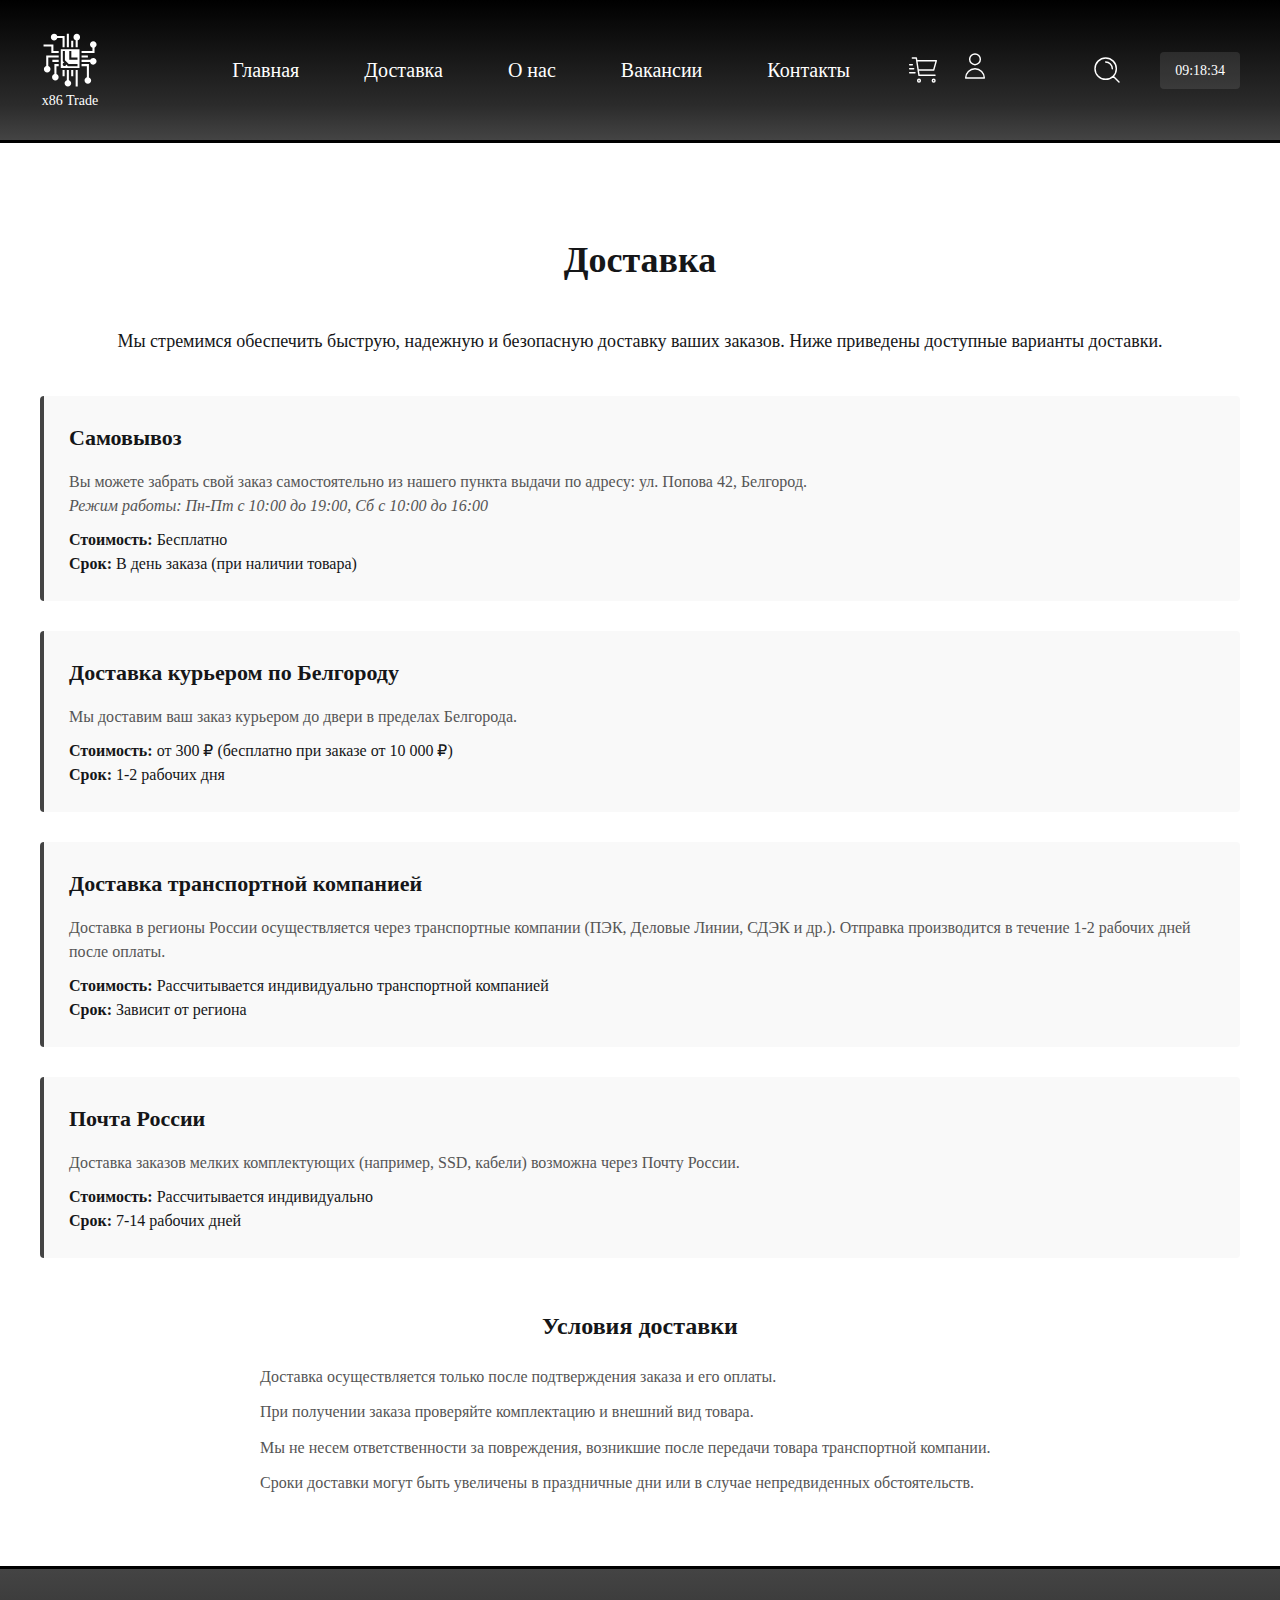
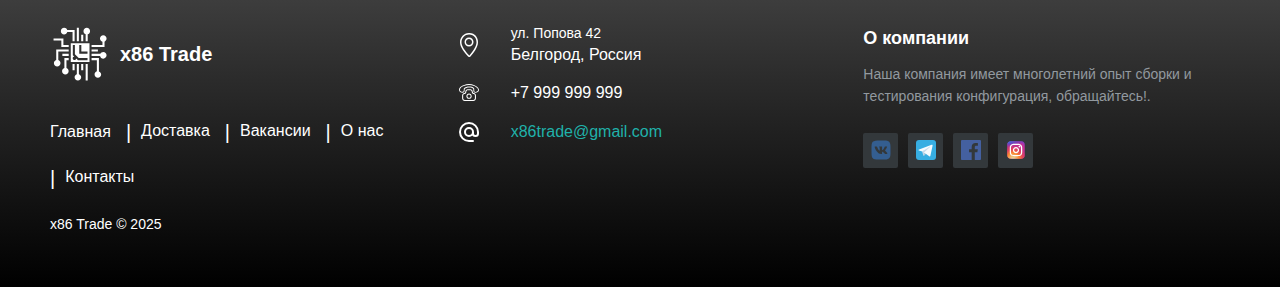
<file: delivery.html>
<!DOCTYPE html>
<html lang="ru">
  <head>
    <meta charset="UTF-8" />
    <meta name="viewport" content="width=device-width, initial-scale=1.0" />
    <meta http-equiv="X-UA-Compatible" content="ie=edge" />
    <title>x86 Trade - Доставка</title>
    <link rel="shortcut icon" href="images/favicon.svg" type="image/x-icon" />
    <link rel="stylesheet" href="css/styles.css" />
  </head>
  <body>
    <header class="header">
      <div class="container">
        <div class="header_inner">
          <a href="index.html" class="logo">
            <img src="images/logo.svg" alt="Логотип x86 Trade" />
            <div class="name_logo">x86 Trade</div>
          </a>
          <nav class="menu">
            <button class="menu_btn">
              <span></span>
              <span></span>
              <span></span>
            </button>
            <ul class="menu_list">
              <li class="menu_item">
                <a href="index.html" class="menu_link">Главная</a>
              </li>
              <li class="menu_item">
                <a href="delivery.html" class="menu_link">Доставка</a>
              </li>
              <li class="menu_item">
                <a href="about.html" class="menu_link">О нас</a>
              </li>
              <li class="menu_item">
                <a href="vacancy.html" class="menu_link">Вакансии</a>
              </li>
              <li class="menu_item">
                <a href="contact.html" class="menu_link">Контакты</a>
              </li>
            </ul>
          </nav>
          <ul class="user-actions">
            <li class="user-actions_item">
              <a href="cart.html" class="user-actions_link cart-container">
                <img src="images/cart.svg" alt="Корзина" class="cart-icon" />
                <span class="tooltip">Корзина</span>
              </a>
            </li>

            <li class="user-actions_item">
              <a href="#" class="user-actions_link profile-container">
                <img src="images/user.svg" alt="Профиль" class="profile-icon" />
                <span class="tooltip">Профиль</span>
              </a>
            </li>

            <li class="user-actions_item user-actions_item-search">
              <a href="#" class="user-actions_link search-container">
                <img src="images/search.svg" alt="Поиск" class="search-icon" />
                <span class="tooltip">Поиск</span>
              </a>
            </li>
          </ul>
          <div class="time-display" id="current-time"></div>
        </div>
      </div>
    </header>

    <main class="main">
      <section class="delivery_info">
        <div class="container">
          <h2 class="section_title">Доставка</h2>
          <p class="delivery_intro">
            Мы стремимся обеспечить быструю, надежную и безопасную доставку
            ваших заказов. Ниже приведены доступные варианты доставки.
          </p>

          <div class="delivery_options">
            <div class="delivery_option">
              <h3 class="option_title">Самовывоз</h3>
              <p class="option_desc">
                Вы можете забрать свой заказ самостоятельно из нашего пункта
                выдачи по адресу:
                <strong>ул. Попова 42, Белгород</strong>.<br />
                <em
                  >Режим работы: Пн-Пт с 10:00 до 19:00, Сб с 10:00 до 16:00</em
                >
              </p>
              <div class="option_cost">
                <strong>Стоимость:</strong> Бесплатно
              </div>
              <div class="option_time">
                <strong>Срок:</strong> В день заказа (при наличии товара)
              </div>
            </div>

            <div class="delivery_option">
              <h3 class="option_title">Доставка курьером по Белгороду</h3>
              <p class="option_desc">
                Мы доставим ваш заказ курьером до двери в пределах Белгорода.
              </p>
              <div class="option_cost">
                <strong>Стоимость:</strong> от 300 ₽ (бесплатно при заказе от 10
                000 ₽)
              </div>
              <div class="option_time">
                <strong>Срок:</strong> 1-2 рабочих дня
              </div>
            </div>

            <div class="delivery_option">
              <h3 class="option_title">Доставка транспортной компанией</h3>
              <p class="option_desc">
                Доставка в регионы России осуществляется через транспортные
                компании (ПЭК, Деловые Линии, СДЭК и др.). Отправка производится
                в течение 1-2 рабочих дней после оплаты.
              </p>
              <div class="option_cost">
                <strong>Стоимость:</strong> Рассчитывается индивидуально
                транспортной компанией
              </div>
              <div class="option_time">
                <strong>Срок:</strong> Зависит от региона
              </div>
            </div>

            <div class="delivery_option">
              <h3 class="option_title">Почта России</h3>
              <p class="option_desc">
                Доставка заказов мелких комплектующих (например, SSD, кабели)
                возможна через Почту России.
              </p>
              <div class="option_cost">
                <strong>Стоимость:</strong> Рассчитывается индивидуально
              </div>
              <div class="option_time">
                <strong>Срок:</strong> 7-14 рабочих дней
              </div>
            </div>
          </div>

          <div class="delivery_conditions">
            <h3 class="conditions_title">Условия доставки</h3>
            <ul class="conditions_list">
              <li>
                Доставка осуществляется только после подтверждения заказа и его
                оплаты.
              </li>
              <li>
                При получении заказа проверяйте комплектацию и внешний вид
                товара.
              </li>
              <li>
                Мы не несем ответственности за повреждения, возникшие после
                передачи товара транспортной компании.
              </li>
              <li>
                Сроки доставки могут быть увеличены в праздничные дни или в
                случае непредвиденных обстоятельств.
              </li>
            </ul>
          </div>
        </div>
      </section>
    </main>

    <footer class="footer_distributed">
      <div class="footer_left">
        <div class="logo_footer">
          <a href="index.html" class="logo">
            <img src="images/logo.svg" alt="Логотип x86 Trade" />
            <div class="name_logo">x86 Trade</div>
          </a>
        </div>
        <p class="footer_links">
          <a href="index.html" class="link_1">Главная</a>
          <a href="delivery.html">Доставка</a>
          <a href="vacancy.html">Вакансии</a>
          <a href="about.html">О нас</a>
          <a href="contact.html">Контакты</a>
        </p>
        <p class="footer_company_name">x86 Trade © 2025</p>
      </div>
      <div class="footer_center">
        <div>
          <img src="images/location.svg" alt="Адрес" class="footer_icon" />
          <p><span>ул. Попова 42</span> Белгород, Россия</p>
        </div>
        <div>
          <img src="images/phone.svg" alt="Телефон" class="footer_icon" />
          <p>+7 999 999 999</p>
        </div>
        <div>
          <img src="images/email.svg" alt="Почта" class="footer_icon" />
          <p><a href="mailto:x86trade@gmail.com">x86trade@gmail.com</a></p>
        </div>
      </div>
      <div class="footer_right">
        <p class="footer_company_about">
          <span>О компании</span>
          Наша компания имеет многолетний опыт сборки и тестирования
          конфигурация, обращайтесь!.
        </p>
        <div class="footer_icons">
          <a href="#" class="social_icon_link">
            <img
              src="images/social_network/vk.svg"
              alt="Мы ВКонтакте"
              class="social_icon_img"
            />
          </a>
          <a href="#" class="social_icon_link">
            <img
              src="images/social_network/telegram.svg"
              alt="Наш Telegram"
              class="social_icon_img"
            />
          </a>
          <a href="#" class="social_icon_link">
            <img
              src="images/social_network/facebook.svg"
              alt="Наш Email"
              class="social_icon_img"
            />
          </a>
          <a href="#" class="social_icon_link">
            <img
              src="images/social_network/instagram.svg"
              alt="Наш Instagram"
              class="social_icon_img"
            />
          </a>
        </div>
      </div>
    </footer>

    <script>
      // Получаем элементы
      const menuBtn = document.querySelector(".menu_btn");
      const menuList = document.querySelector(".menu_list");

      // Добавляем обработчик клика
      menuBtn.addEventListener("click", function () {
        // Переключаем класс active
        this.classList.toggle("active");
        menuList.classList.toggle("active");
      });
    </script>
    <script src="js/common.js"></script>
  </body>
</html>
</file>
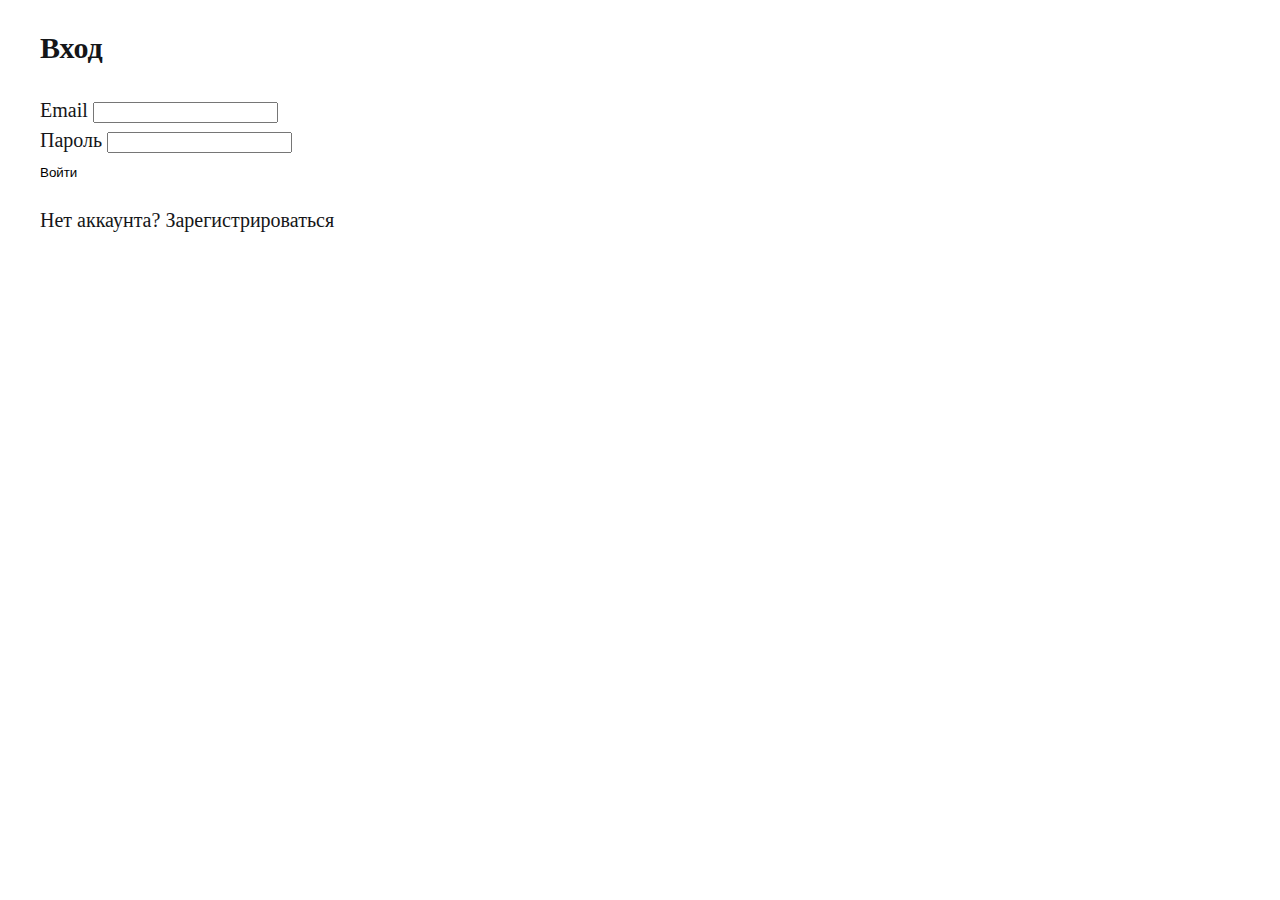
<file: login.html>
<!doctype html>
<html lang="ru">
<head>
  <meta charset="utf-8" />
  <title>Вход — x86 Trade</title>
  <link rel="stylesheet" href="css/styles.css" />
</head>
<body>
  <!-- можно скопировать хедер/футер из index.html чтобы сохранить навигацию -->
  <main class="main">
    <section class="auth_section">
      <div class="container">
        <h2>Вход</h2>
        <form id="loginForm">
          <div>
            <label for="email">Email</label>
            <input id="email" type="email" required />
          </div>
          <div>
            <label for="password">Пароль</label>
            <input id="password" type="password" required />
          </div>
          <div>
            <button type="submit">Войти</button>
          </div>
          <p>Нет аккаунта? <a href="register.html">Зарегистрироваться</a></p>
        </form>
      </div>
    </section>
  </main>

  <script src="js/api.js"></script>
  <script>
    document.getElementById("loginForm").addEventListener("submit", async function(e) {
      e.preventDefault();
      const email = document.getElementById("email").value.trim();
      const password = document.getElementById("password").value;
      try {
        const res = await api.authLogin(email, password);
        alert("Успешный вход");
        // после успешного логина — перенаправим на каталог
        window.location.href = "catalog.html";
      } catch (err) {
        alert("Ошибка входа: " + (err.message || err));
        console.error(err);
      }
    });
  </script>
</body>
</html>
</file>
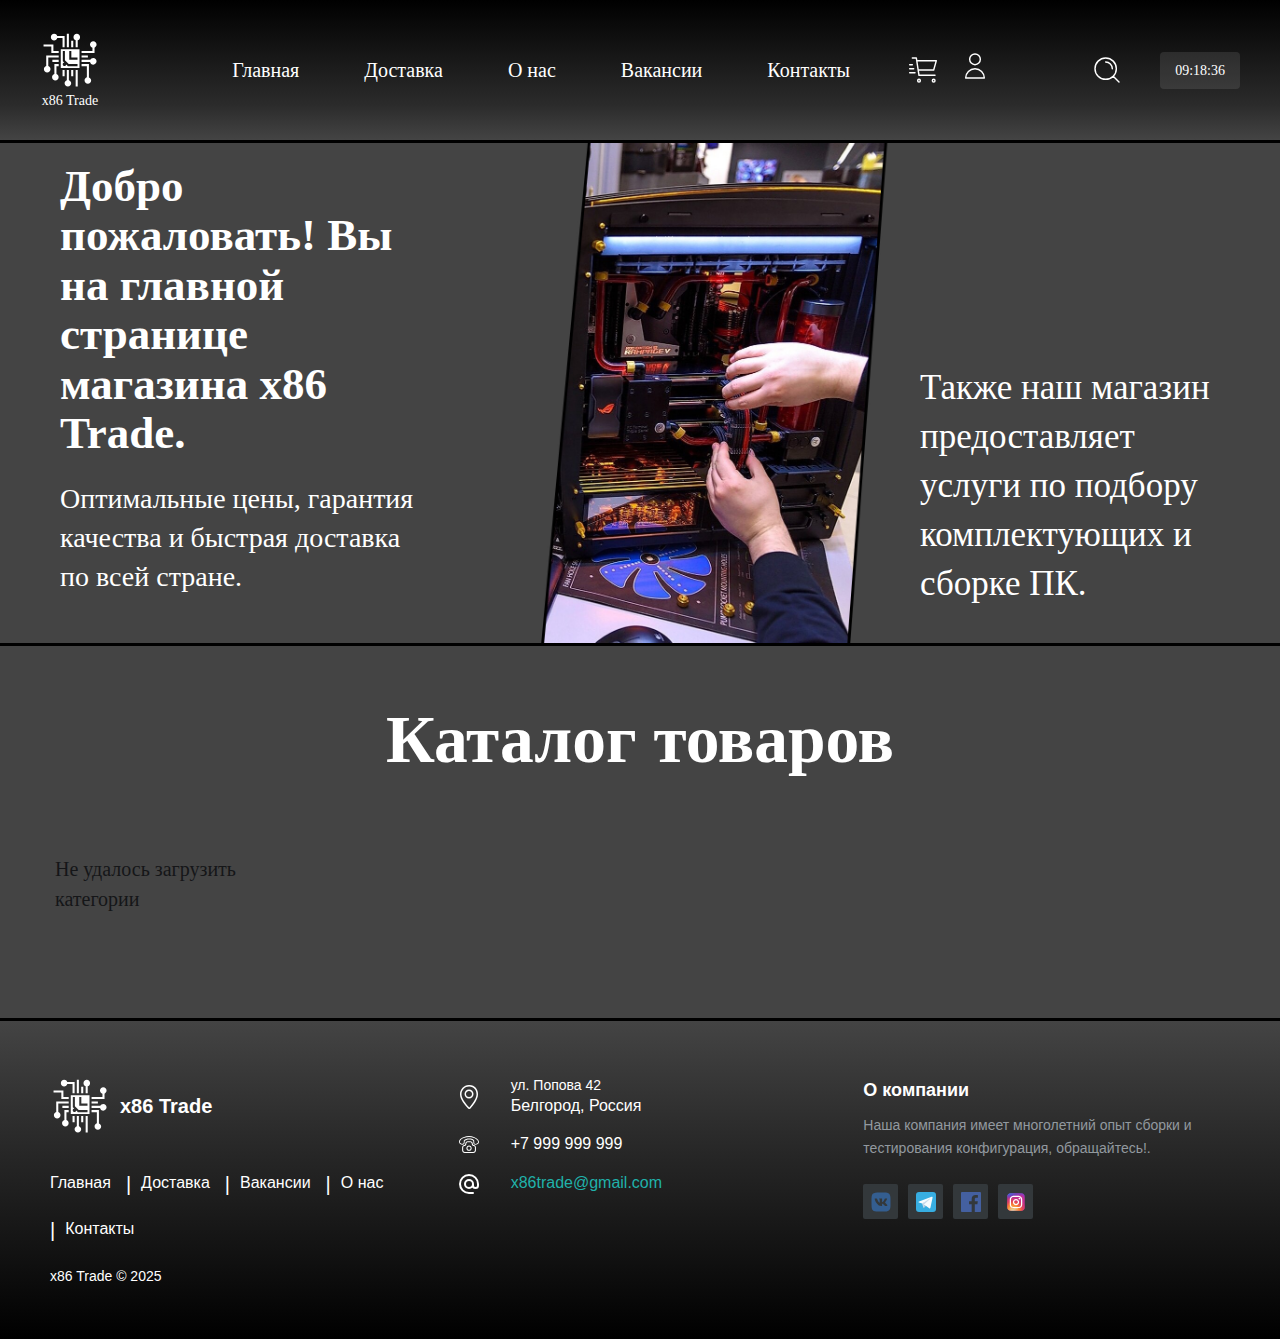
<file: order_details.html>
<!doctype html>
<html lang="ru">
<head>
  <meta charset="utf-8" />
  <title>Детали заказа — x86 Trade</title>
  <link rel="stylesheet" href="css/styles.css" />
  <link rel="shortcut icon" href="images/favicon.svg" type="image/x-icon" />
</head>
<body>
<header class="header">
      <div class="container">
        <div class="header_inner">
          <a href="index.html" class="logo">
            <img src="images/logo.svg" alt="" />
            <div class="name_logo">x86 Trade</div>
          </a>
          <nav class="menu">
            <button class="menu_btn">
              <span> </span>
              <span> </span>
              <span> </span>
            </button>
            <ul class="menu_list">
              <li class="menu_item">
                <a href="index.html" class="menu_link">Главная</a>
              </li>
              <li class="menu_item">
                <a href="delivery.html" class="menu_link">Доставка</a>
              </li>
              <li class="menu_item">
                <a href="about.html" class="menu_link">О нас</a>
              </li>
              <li class="menu_item">
                <a href="vacancy.html" class="menu_link">Вакансии</a>
              </li>
              <li class="menu_item">
                <a href="contact.html" class="menu_link">Контакты</a>
              </li>
            </ul>
          </nav>
          <ul class="user-actions">
            <li class="user-actions_item">
              <a href="cart.html" class="user-actions_link cart-container">
                <img src="images/cart.svg" alt="Корзина" class="cart-icon" />
                <span class="tooltip">Корзина</span>
              </a>
            </li>

            <li class="user-actions_item">
              <div class="user-actions_link profile-container" style="position:relative;">
                <!-- Контент будет отрисован JS (иконка / dropdown или вызов модалки) -->
              </div>
            </li>

            <li class="user-actions_item user-actions_item-search">
              <a href="#" class="user-actions_link search-container">
                <img src="images/search.svg" alt="Поиск" class="search-icon" />
                <span class="tooltip">Поиск</span>
              </a>
            </li>
          </ul>
          <!-- Блок с текущим временем -->
          <div class="time-display" id="current-time"></div>
        </div>
      </div>
    </header>
  
  <main class="main">
    <section class="order_details_section">
      <div class="container">
        <h2>Детали заказа</h2>
        <div id="orderDetailsContainer">
          <div class="loader">Загрузка деталей заказа...</div>
        </div>
        <div class="order_actions">
          <a href="profile.html" class="btn secondary">Назад к заказам</a>
        </div>
      </div>
    </section>
  </main>
  
<footer class="footer_distributed">
      <div class="footer_left">
        <div class="logo_footer">
          <a href="index.html" class="logo">
            <img src="images/logo.svg" alt="" />
            <div class="name_logo">x86 Trade</div>
          </a>
        </div>
        <p class="footer_links">
          <a href="index.html" class="link_1">Главная</a>
          <a href="delivery.html">Доставка</a>
          <a href="vacancy.html">Вакансии</a>
          <a href="about.html">О нас</a>
          <a href="contact.html">Контакты</a>
        </p>
        <p class="footer_company_name">x86 Trade © 2025</p>
      </div>
      <div class="footer_center">
        <div>
          <img src="images/location.svg" alt="Адрес" class="footer_icon" />
          <p><span>ул. Попова 42</span> Белгород, Россия</p>
        </div>
        <div>
          <img src="images/phone.svg" alt="Телефон" class="footer_icon" />
          <p>+7 999 999 999</p>
        </div>
        <div>
          <img src="images/email.svg" alt="Почта" class="footer_icon" />
          <p><a href="mailto:x86trade@gmail.com">x86trade@gmail.com</a></p>
        </div>
      </div>
      <div class="footer_right">
        <p class="footer_company_about">
          <span>О компании</span>
          Наша компания имеет многолетний опыт сборки и тестирования
          конфигурация, обращайтесь!.
        </p>
        <div class="footer_icons">
          <a href="#" class="social_icon_link">
            <img
              src="images/social_network/vk.svg"
              alt="Мы ВКонтакте"
              class="social_icon_img"
            />
          </a>
          <a href="#" class="social_icon_link">
            <img
              src="images/social_network/telegram.svg"
              alt="Наш Telegram"
              class="social_icon_img"
            />
          </a>
          <a href="#" class="social_icon_link">
            <img
              src="images/social_network/facebook.svg"
              alt="Наш Email"
              class="social_icon_img"
            />
          </a>
          <a href="#" class="social_icon_link">
            <img
              src="images/social_network/instagram.svg"
              alt="Наш Instagram"
              class="social_icon_img"
            />
          </a>
        </div>
      </div>
    </footer>
  
  <script src="js/common.js"></script>
  <script src="js/api.js"></script>
<script>
  document.addEventListener("DOMContentLoaded", async () => {
    if (!api.isAuthenticated()) {
      window.location.href = "index.html";
      return;
    }
    
    const urlParams = new URLSearchParams(window.location.search);
    const orderId = urlParams.get('order_id');
    
    if (!orderId) {
      document.getElementById('orderDetailsContainer').innerHTML = 
        '<div class="error_message">ID заказа не указан</div>';
      return;
    }
    
    try {
      // Используем правильный эндпоинт для получения деталей заказа с товарами
      const resp = await api.apiGet(`/api/orders/${orderId}`);
      
      if (!resp || !resp.order) {
        document.getElementById('orderDetailsContainer').innerHTML = 
          '<div class="error_message">Заказ не найден</div>';
        return;
      }
      
      const order = resp.order;
      const items = resp.items || [];
      const delivery = resp.delivery || null;
      
      // Формируем HTML для отображения товаров
      let html = `
        <div class="order_card">
          <div class="order_header">
            <div>
              <div class="order_number">Заказ #${order.id}</div>
              <div class="order_date">Создан: ${formatDate(order.created_at)}</div>
              ${order.updated_at ? `<div class="order_date">Обновлен: ${formatDate(order.updated_at)}</div>` : ''}
            </div>
            <div class="order_status ${order.status.toLowerCase().replace(' ', '_')}">
              ${formatOrderStatus(order.status)}
            </div>
          </div>
      `;
      
      // Если есть товары в заказе
      if (items && items.length > 0) {
        html += `
          <div class="order_items">
            <h3>Товары в заказе</h3>
            ${items.map(item => `
              <div class="order_item">
                <img src="${getImagePath(item.image_path || './images/catalog_types/cpu.svg')}" class="order_item_img" alt="${item.product_name || 'Товар'}">
                <div class="order_item_details">
                  <div class="order_item_name">${item.product_name || 'Товар #' + item.product_id}</div>
                  <div class="order_item_quantity">${item.quantity} × ${(item.price_per_unit || 0).toFixed(2)} ₽</div>
                  <div class="order_item_total">Итого: ${(item.quantity * (item.price_per_unit || 0)).toFixed(2)} ₽</div>
                </div>
              </div>
            `).join('')}
          </div>
        `;
      } else {
        html += `
          <div class="order_items">
            <h3>Товары в заказе</h3>
            <p>В этом заказе нет товаров.</p>
          </div>
        `;
      }
      
      // Продолжаем остальную часть HTML (итоги, доставка и т.д.)
      html += `
        <div class="order_total_section">
          <div class="order_total_row">
            <span>Сумма товаров:</span>
            <span>${(order.total_amount || 0).toFixed(2)} ₽</span>
          </div>
      `;
      
      if (delivery && delivery.base_cost) {
        html += `
          <div class="order_total_row">
            <span>Доставка (${delivery.method_name || 'Не указан'}):</span>
            <span>${delivery.base_cost.toFixed(2)} ₽</span>
          </div>
        `;
      }
      
      html += `
          <div class="order_total_row order_total_sum">
            <span><strong>Итого:</strong></span>
            <span><strong>${((order.total_amount || 0) + (delivery?.base_cost || 0)).toFixed(2)} ₽</strong></span>
          </div>
        </div>
      `;
      
      // Информация о доставке
      if (delivery) {
        html += `
          <div class="order_delivery">
            <h3>Информация о доставке</h3>
            <div class="order_delivery_details">
              <div><strong>Способ доставки:</strong> ${delivery.method_name || 'Не указан'}</div>
              <div><strong>Статус доставки:</strong> ${formatDeliveryStatus(delivery.status || 'pending')}</div>
              <div><strong>Адрес:</strong> ${delivery.address || 'Не указан'}</div>
              <div><strong>Получатель:</strong> ${delivery.recipient_name || 'Не указан'}</div>
              <div><strong>Контактный телефон:</strong> ${delivery.recipient_phone || 'Не указан'}</div>
            </div>
          </div>
        `;
      }
      
      // Комментарий к заказу
      if (order.comment) {
        html += `
          <div class="order_comment">
            <h3>Комментарий к заказу</h3>
            <p>${escapeHtml(order.comment)}</p>
          </div>
        `;
      }
      
      html += `</div>`;
      document.getElementById('orderDetailsContainer').innerHTML = html;
      
    } catch (err) {
      console.error('Ошибка загрузки деталей заказа:', err);
      document.getElementById('orderDetailsContainer').innerHTML = 
        `<div class="error_message">Ошибка при загрузке деталей заказа: ${err.message || err}</div>`;
    }
  });

  // Вспомогательные функции
  function formatDate(dateString) {
    if (!dateString) return '';
    try {
      const date = new Date(dateString);
      return date.toLocaleString('ru-RU', {
        day: '2-digit',
        month: '2-digit',
        year: 'numeric',
        hour: '2-digit',
        minute: '2-digit'
      });
    } catch (e) {
      return dateString;
    }
  }

  function formatOrderStatus(status) {
    const statuses = {
      'created': 'Создан',
      'processing': 'В обработке',
      'shipped': 'Отправлен',
      'delivered': 'Доставлен',
      'cancelled': 'Отменен'
    };
    return statuses[status.toLowerCase()] || status;
  }

  function formatDeliveryStatus(status) {
    const statuses = {
      'pending': 'Ожидает обработки',
      'processing': 'Готовится к отправке',
      'shipped': 'Отправлен',
      'delivered': 'Доставлен',
      'cancelled': 'Отменена'
    };
    return statuses[status.toLowerCase()] || status;
  }

  function getImagePath(imagePath) {
    if (!imagePath) return './images/catalog_types/cpu.svg';
    if (imagePath.startsWith('http')) return imagePath;
    return `http://localhost:8080${imagePath.startsWith('/') ? '' : '/'}${imagePath}`;
  }

  function escapeHtml(s) {
    if (!s) return '';
    return String(s)
      .replace(/&/g, "&amp;")
      .replace(/</g, "&lt;")
      .replace(/>/g, "&gt;")
      .replace(/"/g, "&quot;")
      .replace(/'/g, "&#39;");
  }
</script>
</body>
</html>
</file>
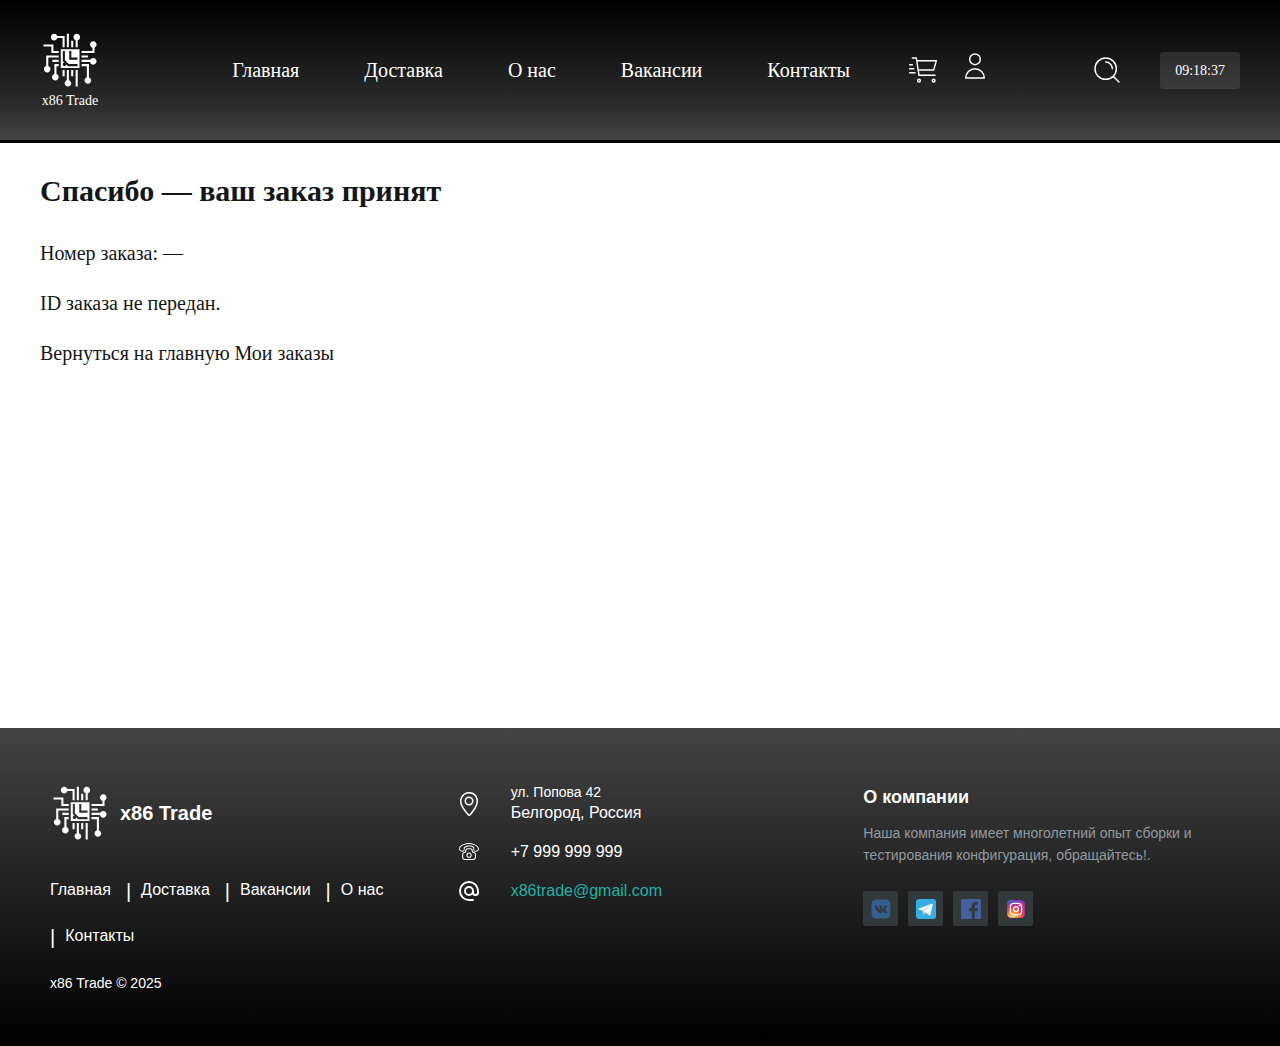
<file: order_success.html>
<!doctype html>
<html lang="ru">
<head>
  <meta charset="utf-8" />
  <title>Заказ оформлен — x86 Trade</title>
  <link rel="shortcut icon" href="images/favicon.svg" type="image/x-icon" />
  <link rel="stylesheet" href="css/styles.css" />
</head>
<body>
      <header class="header">
      <div class="container">
        <div class="header_inner">
          <a href="index.html" class="logo">
            <img src="images/logo.svg" alt="" />
            <div class="name_logo">x86 Trade</div>
          </a>
          <nav class="menu">
            <button class="menu_btn">
              <span> </span>
              <span> </span>
              <span> </span>
            </button>
            <ul class="menu_list">
              <li class="menu_item">
                <a href="index.html" class="menu_link">Главная</a>
              </li>
              <li class="menu_item">
                <a href="delivery.html" class="menu_link">Доставка</a>
              </li>
              <li class="menu_item">
                <a href="about.html" class="menu_link">О нас</a>
              </li>
              <li class="menu_item">
                <a href="vacancy.html" class="menu_link">Вакансии</a>
              </li>
              <li class="menu_item">
                <a href="contact.html" class="menu_link">Контакты</a>
              </li>
            </ul>
          </nav>
          <ul class="user-actions">
            <li class="user-actions_item">
              <a href="cart.html" class="user-actions_link cart-container">
                <img src="images/cart.svg" alt="Корзина" class="cart-icon" />
                <span class="tooltip">Корзина</span>
              </a>
            </li>

            <li class="user-actions_item">
              <div class="user-actions_link profile-container" style="position:relative;">
                <!-- Контент будет отрисован JS (иконка / dropdown или вызов модалки) -->
              </div>
            </li>

            <li class="user-actions_item user-actions_item-search">
              <a href="#" class="user-actions_link search-container">
                <img src="images/search.svg" alt="Поиск" class="search-icon" />
                <span class="tooltip">Поиск</span>
              </a>
            </li>
          </ul>
          <!-- Блок с текущим временем -->
          <div class="time-display" id="current-time"></div>
        </div>
      </div>
    </header>
  <main class="main">
    <section class="order_success">
      <div class="container">
        <h2>Спасибо — ваш заказ принят</h2>
        <div id="orderInfo">
          <p>Номер заказа: <strong id="orderId">—</strong></p>
          <p id="orderDetails">Загружаем информацию...</p>
        </div>
        <a href="index.html" class="btn">Вернуться на главную</a>
        <a href="profile.html" class="btn">Мои заказы</a>
      </div>
    </section>
  </main>
  <footer class="footer_distributed">
      <div class="footer_left">
        <div class="logo_footer">
          <a href="index.html" class="logo">
            <img src="images/logo.svg" alt="" />
            <div class="name_logo">x86 Trade</div>
          </a>
        </div>
        <p class="footer_links">
          <a href="index.html" class="link_1">Главная</a>
          <a href="delivery.html">Доставка</a>
          <a href="vacancy.html">Вакансии</a>
          <a href="about.html">О нас</a>
          <a href="contact.html">Контакты</a>
        </p>
        <p class="footer_company_name">x86 Trade © 2025</p>
      </div>
      <div class="footer_center">
        <div>
          <img src="images/location.svg" alt="Адрес" class="footer_icon" />
          <p><span>ул. Попова 42</span> Белгород, Россия</p>
        </div>
        <div>
          <img src="images/phone.svg" alt="Телефон" class="footer_icon" />
          <p>+7 999 999 999</p>
        </div>
        <div>
          <img src="images/email.svg" alt="Почта" class="footer_icon" />
          <p><a href="mailto:x86trade@gmail.com">x86trade@gmail.com</a></p>
        </div>
      </div>
      <div class="footer_right">
        <p class="footer_company_about">
          <span>О компании</span>
          Наша компания имеет многолетний опыт сборки и тестирования
          конфигурация, обращайтесь!.
        </p>
        <div class="footer_icons">
          <a href="#" class="social_icon_link">
            <img
              src="images/social_network/vk.svg"
              alt="Мы ВКонтакте"
              class="social_icon_img"
            />
          </a>
          <a href="#" class="social_icon_link">
            <img
              src="images/social_network/telegram.svg"
              alt="Наш Telegram"
              class="social_icon_img"
            />
          </a>
          <a href="#" class="social_icon_link">
            <img
              src="images/social_network/facebook.svg"
              alt="Наш Email"
              class="social_icon_img"
            />
          </a>
          <a href="#" class="social_icon_link">
            <img
              src="images/social_network/instagram.svg"
              alt="Наш Instagram"
              class="social_icon_img"
            />
          </a>
        </div>
      </div>
    </footer>
  
  <script src="js/common.js"></script>
  <script src="js/api.js"></script>
  <script>
    // возьмём order_id из querystring и подгрузим детали через API (опционально)
    function getQueryParam(name) {
      return new URLSearchParams(window.location.search).get(name);
    }
    (async function () {
      const oid = getQueryParam("order_id");
      document.getElementById("orderId").textContent = oid || "—";
      if (!oid) {
        document.getElementById("orderDetails").textContent = "ID заказа не передан.";
        return;
      }
      try {
        // Попытаемся получить детали заказа: GET /api/orders?id=OID
        if (window.api && typeof window.api.apiGet === "function") {
          const resp = await window.api.apiGet("/api/orders", { id: oid });
          // resp may be { order: ..., items: [...] } or depending on your handler
          if (resp.order) {
            const o = resp.order;
            document.getElementById("orderDetails").innerHTML =
              `Статус: <strong>${o.status}</strong><br>Сумма: <strong>${o.total_amount} ₽</strong><br>Создан: ${o.created_at || ''}`;
          } else if (Array.isArray(resp)) {
            // если GetOrdersHandler возвращает массив
            const o = resp.find(x => String(x.id) === String(oid)) || resp[0];
            if (o) {
              document.getElementById("orderDetails").innerHTML =
                `Статус: <strong>${o.status}</strong><br>Сумма: <strong>${o.total_amount} ₽</strong><br>Создан: ${o.created_at || ''}`;
            } else {
              document.getElementById("orderDetails").textContent = "Детали заказа не найдены.";
            }
          } else {
            document.getElementById("orderDetails").textContent = "Детали заказа недоступны.";
          }
        } else {
          document.getElementById("orderDetails").textContent = "API недоступно.";
        }
      } catch (err) {
        console.error(err);
        document.getElementById("orderDetails").textContent = "Ошибка при получении деталей заказа.";
      }
    })();
  </script>
</body>
</html>
</file>
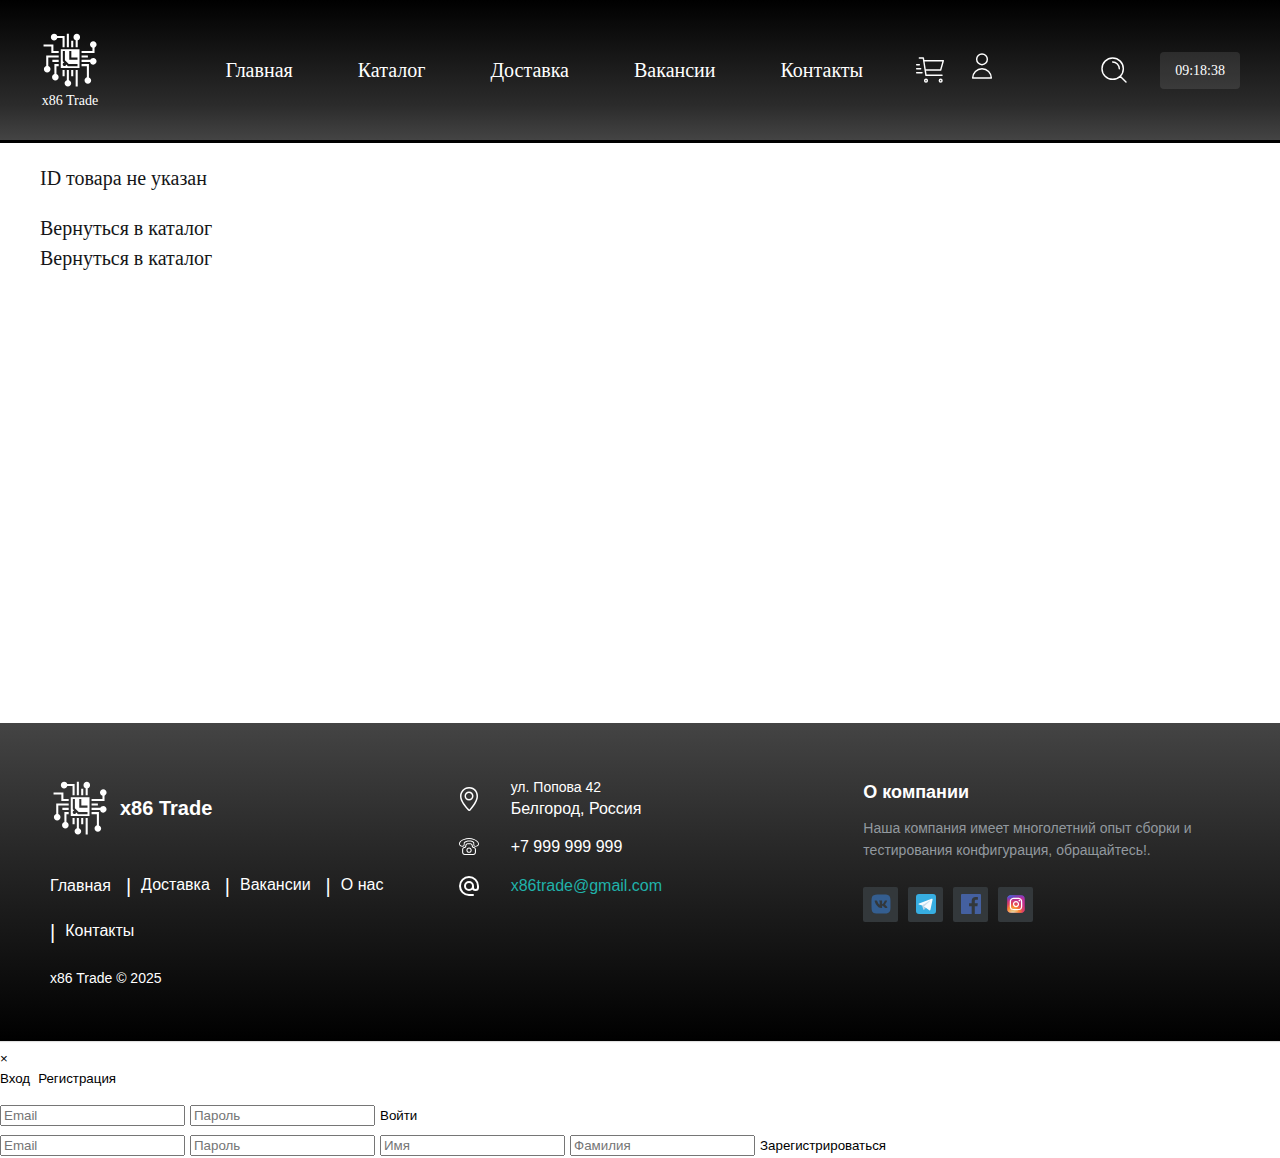
<file: product_detail.html>
<!DOCTYPE html>
<html lang="ru">
<head>
  <meta charset="UTF-8">
  <meta name="viewport" content="width=device-width, initial-scale=1.0">
  <title>x86 Trade - Детали товара</title>
  <link rel="shortcut icon" href="images/favicon.svg" type="image/x-icon">
  <link rel="stylesheet" href="css/styles.css">
</head>
<body>
  <header class="header">
    <div class="container">
      <div class="header_inner">
        <a href="index.html" class="logo">
          <img src="images/logo.svg" alt="Логотип x86 Trade">
          <div class="name_logo">x86 Trade</div>
        </a>
        <nav class="menu">
          <button class="menu_btn">
            <span></span>
            <span></span>
            <span></span>
          </button>
          <ul class="menu_list">
            <li class="menu_item">
              <a href="index.html" class="menu_link">Главная</a>
            </li>
            <li class="menu_item">
              <a href="catalog.html" class="menu_link">Каталог</a>
            </li>
            <li class="menu_item">
              <a href="delivery.html" class="menu_link">Доставка</a>
            </li>
            <li class="menu_item">
              <a href="vacancy.html" class="menu_link">Вакансии</a>
            </li>
            <li class="menu_item">
              <a href="contact.html" class="menu_link">Контакты</a>
            </li>
          </ul>
        </nav>
        <ul class="user-actions">
          <li class="user-actions_item">
            <a href="cart.html" class="user-actions_link cart-container">
              <img src="images/cart.svg" alt="Корзина" class="cart-icon">
              <span class="tooltip">Корзина</span>
            </a>
          </li>
          <li class="user-actions_item">
            <div class="user-actions_link profile-container" style="position:relative;">
              <!-- Контент будет отрисован JS -->
            </div>
          </li>
          <li class="user-actions_item user-actions_item-search">
            <a href="#" class="user-actions_link search-container">
              <img src="images/search.svg" alt="Поиск" class="search-icon">
              <span class="tooltip">Поиск</span>
            </a>
          </li>
        </ul>
        <div class="time-display" id="current-time"></div>
      </div>
    </div>
  </header>

  <main class="main">
    <section class="product_detail_section">
      <div class="container">
        <div id="productDetailContainer">
          <div class="loader">Загрузка деталей товара...</div>
        </div>
        <div class="product_back_link">
          <a href="catalog.html" class="btn secondary">Вернуться в каталог</a>
        </div>
      </div>
    </section>
  </main>

      <footer class="footer_distributed">
      <div class="footer_left">
        <div class="logo_footer">
          <a href="index.html" class="logo">
            <img src="images/logo.svg" alt="" />
            <div class="name_logo">x86 Trade</div>
          </a>
        </div>
        <p class="footer_links">
          <a href="index.html" class="link_1">Главная</a>
          <a href="delivery.html">Доставка</a>
          <a href="vacancy.html">Вакансии</a>
          <a href="about.html">О нас</a>
          <a href="contact.html">Контакты</a>
        </p>
        <p class="footer_company_name">x86 Trade © 2025</p>
      </div>
      <div class="footer_center">
        <div>
          <img src="images/location.svg" alt="Адрес" class="footer_icon" />
          <p><span>ул. Попова 42</span> Белгород, Россия</p>
        </div>
        <div>
          <img src="images/phone.svg" alt="Телефон" class="footer_icon" />
          <p>+7 999 999 999</p>
        </div>
        <div>
          <img src="images/email.svg" alt="Почта" class="footer_icon" />
          <p><a href="mailto:x86trade@gmail.com">x86trade@gmail.com</a></p>
        </div>
      </div>
      <div class="footer_right">
        <p class="footer_company_about">
          <span>О компании</span>
          Наша компания имеет многолетний опыт сборки и тестирования
          конфигурация, обращайтесь!.
        </p>
        <div class="footer_icons">
          <a href="#" class="social_icon_link">
            <img
              src="images/social_network/vk.svg"
              alt="Мы ВКонтакте"
              class="social_icon_img"
            />
          </a>
          <a href="#" class="social_icon_link">
            <img
              src="images/social_network/telegram.svg"
              alt="Наш Telegram"
              class="social_icon_img"
            />
          </a>
          <a href="#" class="social_icon_link">
            <img
              src="images/social_network/facebook.svg"
              alt="Наш Email"
              class="social_icon_img"
            />
          </a>
          <a href="#" class="social_icon_link">
            <img
              src="images/social_network/instagram.svg"
              alt="Наш Instagram"
              class="social_icon_img"
            />
          </a>
        </div>
      </div>
    </footer>

  <script src="js/common.js"></script>
  <script src="js/api.js"></script>
  <script src="js/toast.js"></script>
  <script src="js/product_detail.js"></script>

  <!-- Модальное окно авторизации/регистрации -->
<div id="authModal" class="modal" aria-hidden="true">
  <div class="modal_backdrop" onclick="hideAuthModal()"></div>
  <div class="modal_content" role="dialog" aria-modal="true">
    <button class="modal_close" id="authModalClose">&times;</button>

    <div id="authTabs" style="display:flex; gap:8px; margin-bottom:12px;">
      <button id="showLogin" type="button" class="active">Вход</button>
      <button id="showRegister" type="button">Регистрация</button>
    </div>

    <div id="authLoginForm" class="auth-tab active">
      <form id="modalLoginForm">
        <input id="modalLoginEmail" type="email" placeholder="Email" required />
        <input id="modalLoginPassword" type="password" placeholder="Пароль" required />
        <button type="submit">Войти</button>
      </form>
    </div>

    <div id="authRegisterForm" class="auth-tab">
      <form id="modalRegisterForm">
        <input id="modalRegEmail" type="email" placeholder="Email" required />
        <input id="modalRegPassword" type="password" placeholder="Пароль" required />
        <input id="modalRegFirstName" type="text" placeholder="Имя" />
        <input id="modalRegLastName" type="text" placeholder="Фамилия" />
        <button type="submit">Зарегистрироваться</button>
      </form>
    </div>
  </div>
</div>
</body>
</html>
</file>
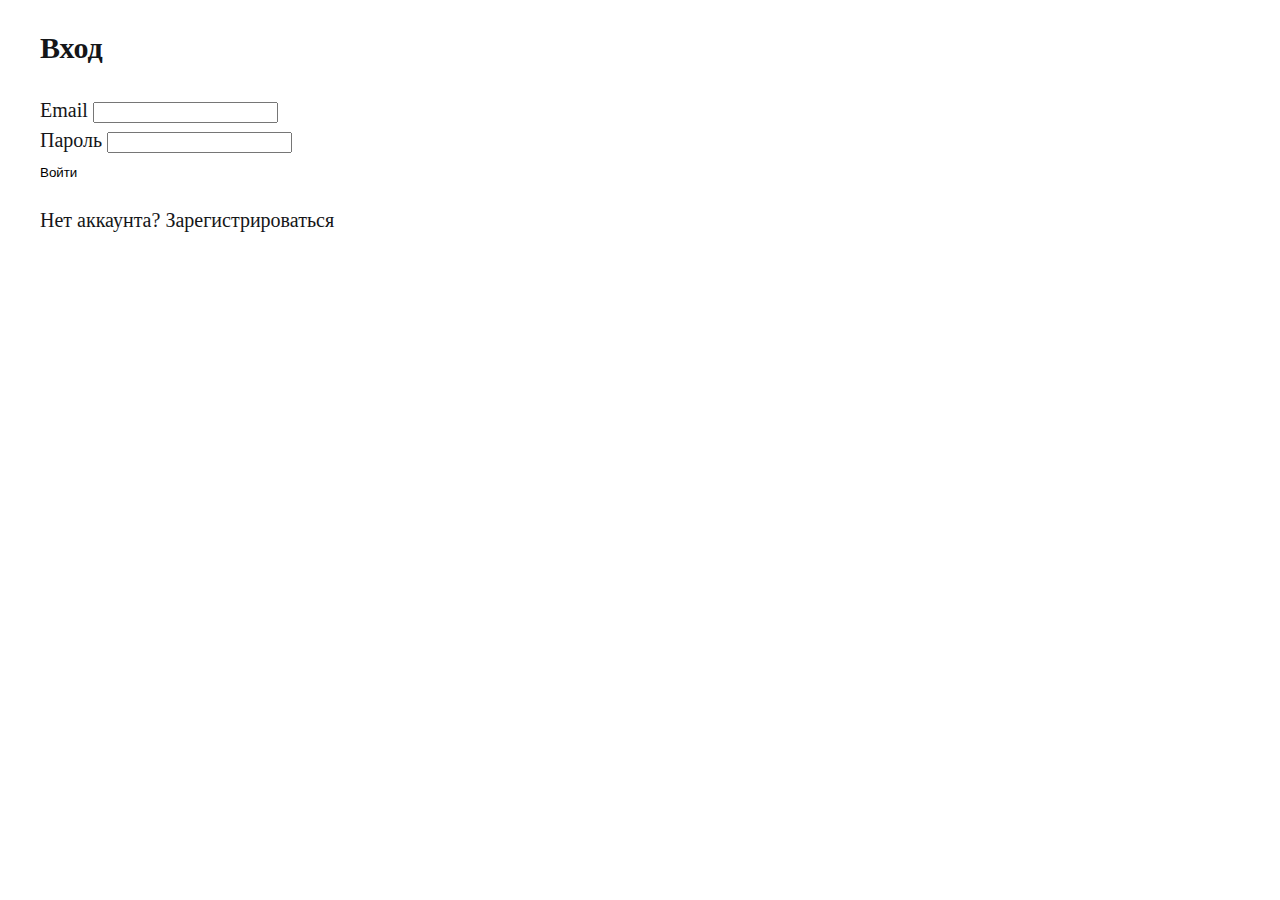
<file: profile.html>
<!doctype html>
<html lang="ru">
<head>
  <meta charset="utf-8" />
  <title>Профиль — x86 Trade</title>
  <link rel="shortcut icon" href="images/favicon.svg" type="image/x-icon" />
  <link rel="stylesheet" href="css/styles.css" />
</head>
<body>
  <header class="header">
      <div class="container">
        <div class="header_inner">
          <a href="index.html" class="logo">
            <img src="images/logo.svg" alt="" />
            <div class="name_logo">x86 Trade</div>
          </a>
          <nav class="menu">
            <button class="menu_btn">
              <span> </span>
              <span> </span>
              <span> </span>
            </button>
            <ul class="menu_list">
              <li class="menu_item">
                <a href="index.html" class="menu_link">Главная</a>
              </li>
              <li class="menu_item">
                <a href="delivery.html" class="menu_link">Доставка</a>
              </li>
              <li class="menu_item">
                <a href="about.html" class="menu_link">О нас</a>
              </li>
              <li class="menu_item">
                <a href="vacancy.html" class="menu_link">Вакансии</a>
              </li>
              <li class="menu_item">
                <a href="contact.html" class="menu_link">Контакты</a>
              </li>
            </ul>
          </nav>
          <ul class="user-actions">
            <li class="user-actions_item">
              <a href="cart.html" class="user-actions_link cart-container">
                <img src="images/cart.svg" alt="Корзина" class="cart-icon" />
                <span class="tooltip">Корзина</span>
              </a>
            </li>

            <li class="user-actions_item">
              <div class="user-actions_link profile-container" style="position:relative;">
                <!-- Контент будет отрисован JS (иконка / dropdown или вызов модалки) -->
              </div>
            </li>

            <li class="user-actions_item user-actions_item-search">
              <a href="#" class="user-actions_link search-container">
                <img src="images/search.svg" alt="Поиск" class="search-icon" />
                <span class="tooltip">Поиск</span>
              </a>
            </li>
          </ul>
          <!-- Блок с текущим временем -->
          <div class="time-display" id="current-time"></div>
        </div>
      </div>
    </header>
  <main class="main">
<section class="profile_section">
  <div class="container">
    <h2>Профиль</h2>
    <div class="profile_tabs">
      <button class="tab_btn active" data-tab="personal">Личные данные</button>
      <button class="tab_btn" data-tab="orders">Мои заказы</button>
      <button class="tab_btn" data-tab="addresses">Адреса доставки</button>
    </div>
    
    <div class="tab_content active" id="personal_tab">
      <form id="profileForm">
        <div><label>Email</label><input id="profileEmail" disabled /></div>
        <div><label>Имя</label><input id="profileFirstName" /></div>
        <div><label>Фамилия</label><input id="profileLastName" /></div>
        <div><label>Телефон</label><input id="profilePhone" /></div>
        <div><button id="saveProfileBtn" type="submit">Сохранить</button></div>
      </form>
    </div>
    
    <div class="tab_content" id="orders_tab">
      <h3>История заказов</h3>
      <div id="ordersContainer">
        <!-- Заказы будут загружены через JavaScript -->
        <div class="loader">Загрузка заказов...</div>
      </div>
    </div>
    
    <div class="tab_content" id="addresses_tab">
      <h3>Сохраненные адреса</h3>
      <div id="addressesContainer">
        <!-- Адреса будут загружены через JavaScript -->
        <p>У вас пока нет сохраненных адресов.</p>
        <button id="addAddressBtn" class="btn primary">Добавить адрес</button>
      </div>
    </div>
  </div>
</section>
  </main>

      <footer class="footer_distributed">
      <div class="footer_left">
        <div class="logo_footer">
          <a href="index.html" class="logo">
            <img src="images/logo.svg" alt="" />
            <div class="name_logo">x86 Trade</div>
          </a>
        </div>
        <p class="footer_links">
          <a href="index.html" class="link_1">Главная</a>
          <a href="delivery.html">Доставка</a>
          <a href="vacancy.html">Вакансии</a>
          <a href="about.html">О нас</a>
          <a href="contact.html">Контакты</a>
        </p>
        <p class="footer_company_name">x86 Trade © 2025</p>
      </div>
      <div class="footer_center">
        <div>
          <img src="images/location.svg" alt="Адрес" class="footer_icon" />
          <p><span>ул. Попова 42</span> Белгород, Россия</p>
        </div>
        <div>
          <img src="images/phone.svg" alt="Телефон" class="footer_icon" />
          <p>+7 999 999 999</p>
        </div>
        <div>
          <img src="images/email.svg" alt="Почта" class="footer_icon" />
          <p><a href="mailto:x86trade@gmail.com">x86trade@gmail.com</a></p>
        </div>
      </div>
      <div class="footer_right">
        <p class="footer_company_about">
          <span>О компании</span>
          Наша компания имеет многолетний опыт сборки и тестирования
          конфигурация, обращайтесь!.
        </p>
        <div class="footer_icons">
          <a href="#" class="social_icon_link">
            <img
              src="images/social_network/vk.svg"
              alt="Мы ВКонтакте"
              class="social_icon_img"
            />
          </a>
          <a href="#" class="social_icon_link">
            <img
              src="images/social_network/telegram.svg"
              alt="Наш Telegram"
              class="social_icon_img"
            />
          </a>
          <a href="#" class="social_icon_link">
            <img
              src="images/social_network/facebook.svg"
              alt="Наш Email"
              class="social_icon_img"
            />
          </a>
          <a href="#" class="social_icon_link">
            <img
              src="images/social_network/instagram.svg"
              alt="Наш Instagram"
              class="social_icon_img"
            />
          </a>
        </div>
      </div>
    </footer>
  <script src="js/common.js"></script>
  <script src="js/api.js"></script>
  <script src="js/profile.js"></script>
</body>
</html>
</file>
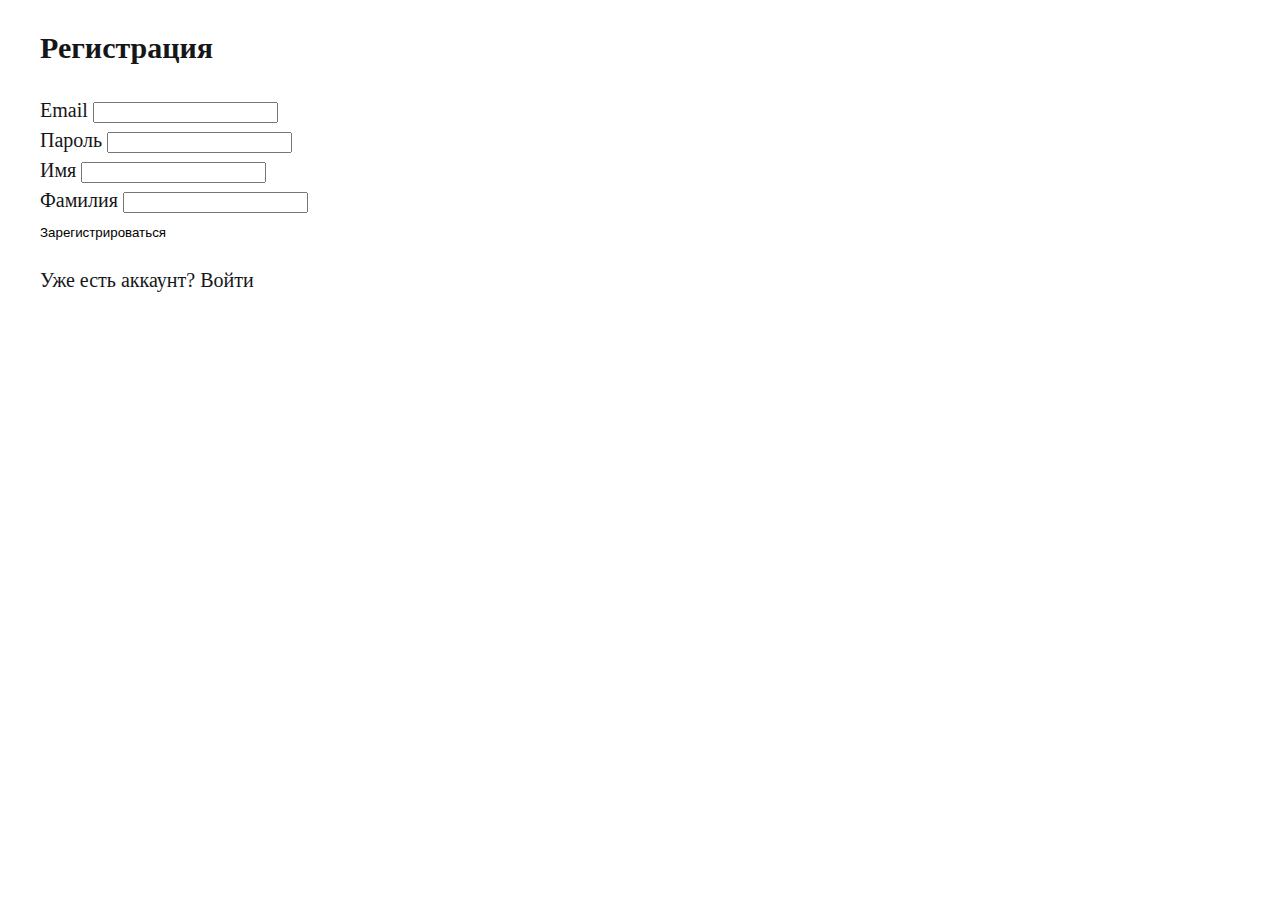
<file: register.html>
<!doctype html>
<html lang="ru">
<head>
  <meta charset="utf-8" />
  <title>Регистрация — x86 Trade</title>
  <link rel="stylesheet" href="css/styles.css" />
</head>
<body>
  <main class="main">
    <section class="auth_section">
      <div class="container">
        <h2>Регистрация</h2>
        <form id="registerForm">
          <div>
            <label for="email">Email</label>
            <input id="email" type="email" required />
          </div>
          <div>
            <label for="password">Пароль</label>
            <input id="password" type="password" required />
          </div>
          <div>
            <label for="firstName">Имя</label>
            <input id="firstName" type="text" />
          </div>
          <div>
            <label for="lastName">Фамилия</label>
            <input id="lastName" type="text" />
          </div>
          <div><button type="submit">Зарегистрироваться</button></div>
          <p>Уже есть аккаунт? <a href="login.html">Войти</a></p>
        </form>
      </div>
    </section>
  </main>

  <script src="js/api.js"></script>
  <script>
    document.getElementById("registerForm").addEventListener("submit", async function(e) {
      e.preventDefault();
      const email = document.getElementById("email").value.trim();
      const password = document.getElementById("password").value;
      const firstName = document.getElementById("firstName").value.trim();
      const lastName = document.getElementById("lastName").value.trim();
      try {
        const res = await api.authRegister(email, password, firstName, lastName);
        alert("Успешно зарегистрированы. Выполните вход.");
        window.location.href = "login.html";
      } catch (err) {
        alert("Ошибка регистрации: " + (err.message || err));
        console.error(err);
      }
    });
  </script>
</body>
</html>
</file>
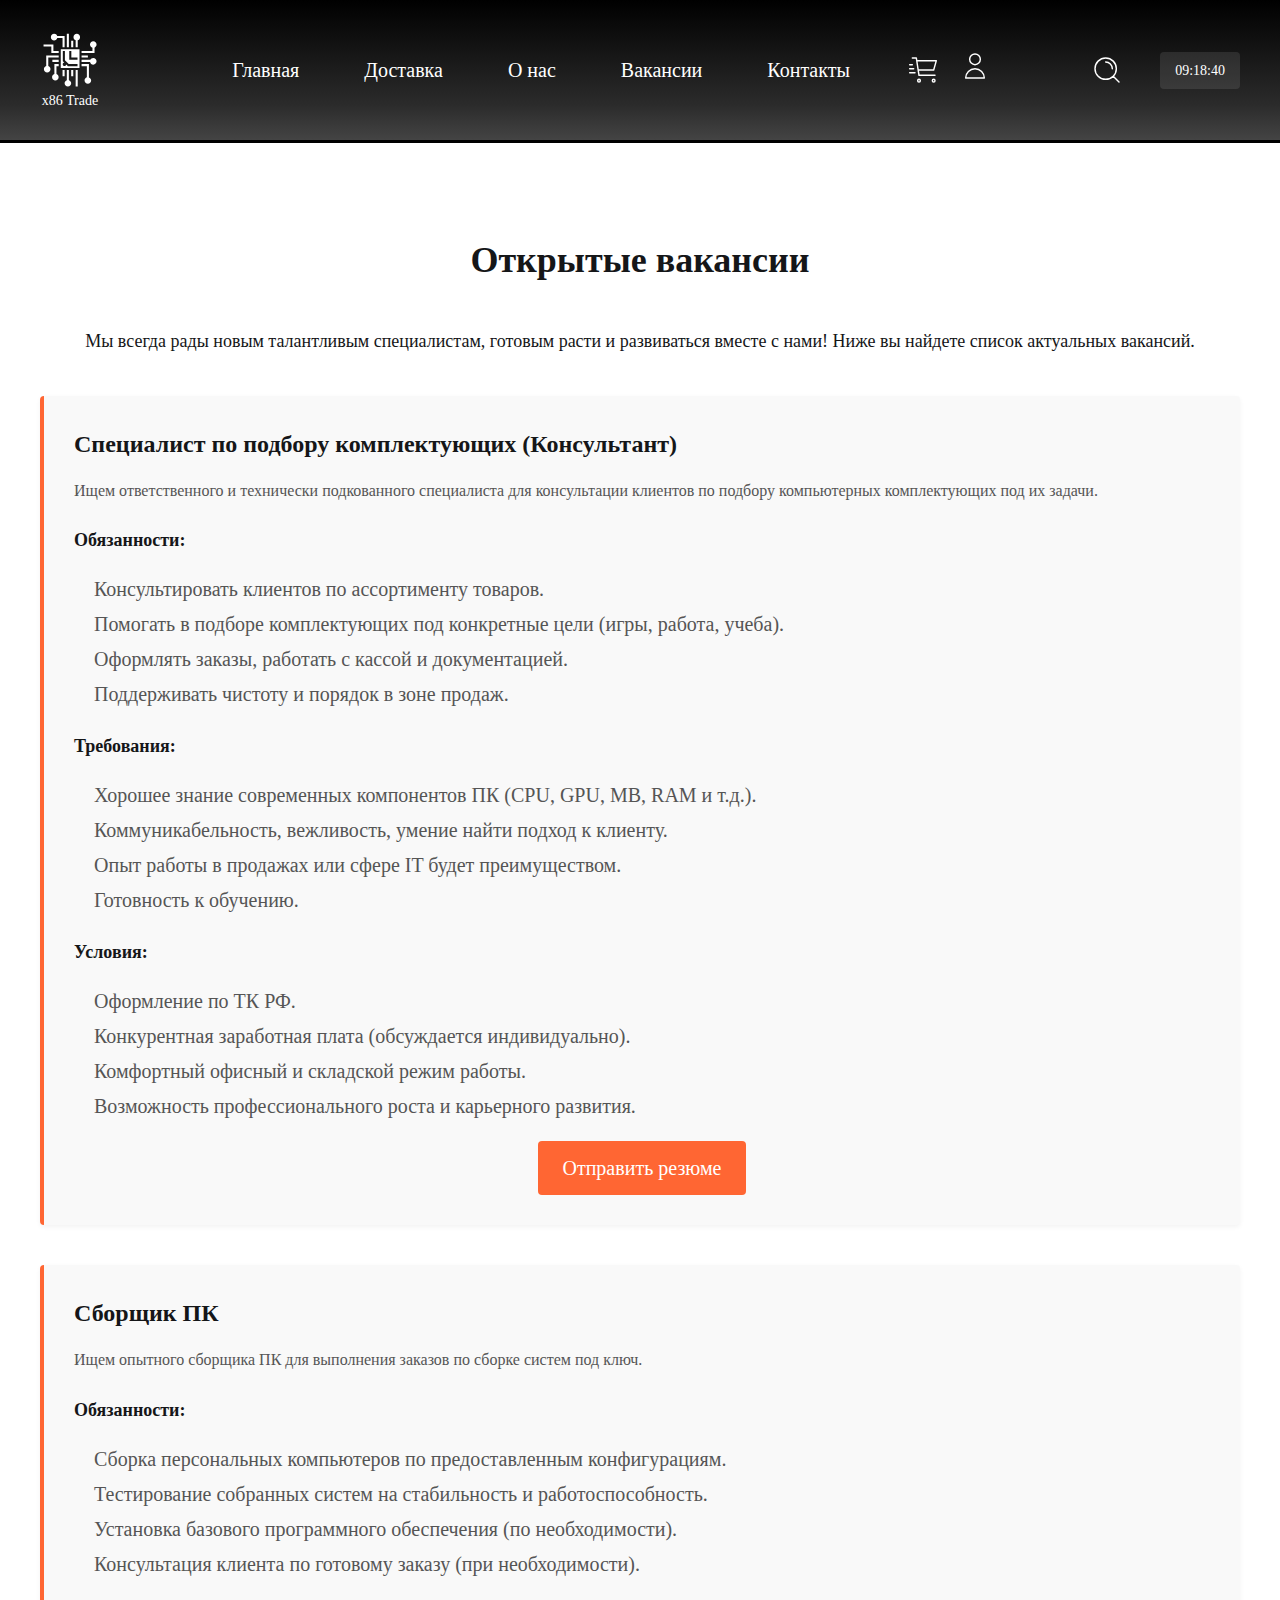
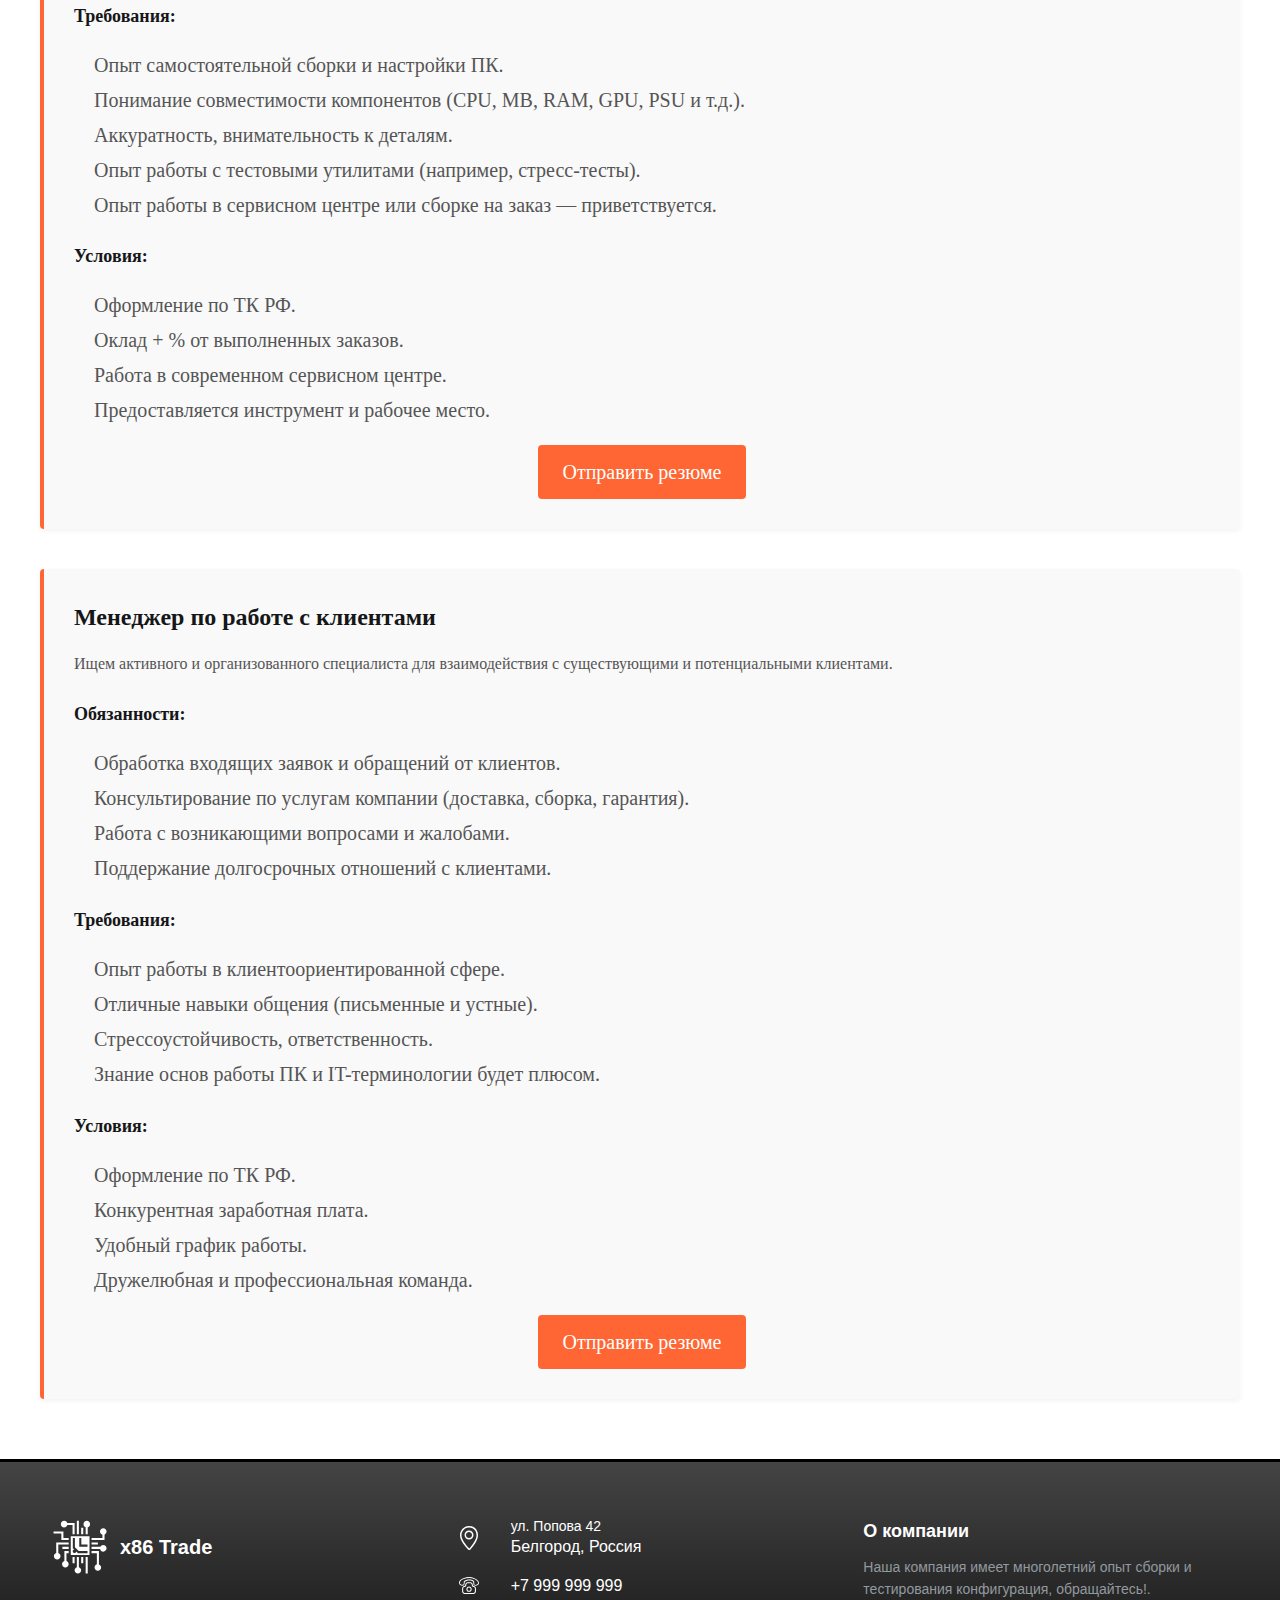
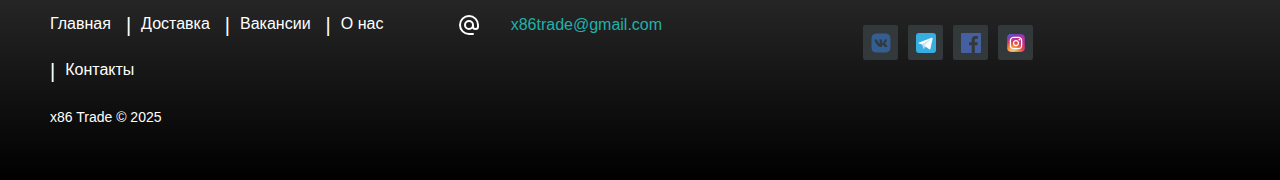
<file: vacancy.html>
<!DOCTYPE html>
<html lang="ru">
  <head>
    <meta charset="UTF-8" />
    <meta name="viewport" content="width=device-width, initial-scale=1.0" />
    <meta http-equiv="X-UA-Compatible" content="ie=edge" />
    <title>x86 Trade - Вакансии</title>
    <link rel="shortcut icon" href="images/favicon.svg" type="image/x-icon" />
    <link rel="stylesheet" href="css/styles.css" />
  </head>
  <body>
    <header class="header">
      <div class="container">
        <div class="header_inner">
          <a href="index.html" class="logo">
            <img src="images/logo.svg" alt="Логотип x86 Trade" />
            <div class="name_logo">x86 Trade</div>
          </a>
          <nav class="menu">
            <button class="menu_btn">
              <span></span>
              <span></span>
              <span></span>
            </button>
            <ul class="menu_list">
              <li class="menu_item">
                <a href="index.html" class="menu_link">Главная</a>
              </li>
              <li class="menu_item">
                <a href="delivery.html" class="menu_link">Доставка</a>
              </li>
              <li class="menu_item">
                <a href="about.html" class="menu_link">О нас</a>
              </li>
              <li class="menu_item">
                <a href="vacancy.html" class="menu_link">Вакансии</a>
              </li>
                            <li class="menu_item">
                <a href="contact.html" class="menu_link">Контакты</a>
              </li>
            </ul>
          </nav>
          <ul class="user-actions">
            <li class="user-actions_item">
              <a href="cart.html" class="user-actions_link cart-container">
                <img src="images/cart.svg" alt="Корзина" class="cart-icon" />
                <span class="tooltip">Корзина</span>
              </a>
            </li>

            <li class="user-actions_item">
              <a href="#" class="user-actions_link profile-container">
                <img src="images/user.svg" alt="Профиль" class="profile-icon" />
                <span class="tooltip">Профиль</span>
              </a>
            </li>

            <li class="user-actions_item user-actions_item-search">
              <a href="#" class="user-actions_link search-container">
                <img src="images/search.svg" alt="Поиск" class="search-icon" />
                <span class="tooltip">Поиск</span>
              </a>
            </li>
          </ul>
          <div class="time-display" id="current-time"></div>
        </div>
      </div>
    </header>

    <main class="main">
      <section class="vacancies_list">
        <div class="container">
          <h2 class="section_title">Открытые вакансии</h2>
          <p class="vacancies_intro">
            Мы всегда рады новым талантливым специалистам, готовым расти и
            развиваться вместе с нами! Ниже вы найдете список актуальных
            вакансий.
          </p>

          <div class="vacancy_cards">
            <div class="vacancy_card">
              <h3 class="vacancy_position">
                Специалист по подбору комплектующих (Консультант)
              </h3>
              <div class="vacancy_details">
                <p class="vacancy_desc">
                  Ищем ответственного и технически подкованного специалиста для
                  консультации клиентов по подбору компьютерных комплектующих
                  под их задачи.
                </p>
                <div class="vacancy_section">
                  <h4 class="section_subtitle">Обязанности:</h4>
                  <ul class="vacancy_list">
                    <li>Консультировать клиентов по ассортименту товаров.</li>
                    <li>
                      Помогать в подборе комплектующих под конкретные цели
                      (игры, работа, учеба).
                    </li>
                    <li>
                      Оформлять заказы, работать с кассой и документацией.
                    </li>
                    <li>Поддерживать чистоту и порядок в зоне продаж.</li>
                  </ul>
                </div>
                <div class="vacancy_section">
                  <h4 class="section_subtitle">Требования:</h4>
                  <ul class="vacancy_list">
                    <li>
                      Хорошее знание современных компонентов ПК (CPU, GPU, MB,
                      RAM и т.д.).
                    </li>
                    <li>
                      Коммуникабельность, вежливость, умение найти подход к
                      клиенту.
                    </li>
                    <li>
                      Опыт работы в продажах или сфере IT будет преимуществом.
                    </li>
                    <li>Готовность к обучению.</li>
                  </ul>
                </div>
                <div class="vacancy_section">
                  <h4 class="section_subtitle">Условия:</h4>
                  <ul class="vacancy_list">
                    <li>Оформление по ТК РФ.</li>
                    <li>
                      Конкурентная заработная плата (обсуждается индивидуально).
                    </li>
                    <li>Комфортный офисный и складской режим работы.</li>
                    <li>
                      Возможность профессионального роста и карьерного развития.
                    </li>
                  </ul>
                </div>
              </div>
              <div class="vacancy_action">
                <a
                  href="mailto:x86trade@gmail.com?subject=Резюме на вакансию: Специалист по подбору комплектующих"
                  class="apply_button"
                >
                  Отправить резюме
                </a>
              </div>
            </div>

            <div class="vacancy_card">
              <h3 class="vacancy_position">Сборщик ПК</h3>
              <div class="vacancy_details">
                <p class="vacancy_desc">
                  Ищем опытного сборщика ПК для выполнения заказов по сборке
                  систем под ключ.
                </p>
                <div class="vacancy_section">
                  <h4 class="section_subtitle">Обязанности:</h4>
                  <ul class="vacancy_list">
                    <li>
                      Сборка персональных компьютеров по предоставленным
                      конфигурациям.
                    </li>
                    <li>
                      Тестирование собранных систем на стабильность и
                      работоспособность.
                    </li>
                    <li>
                      Установка базового программного обеспечения (по
                      необходимости).
                    </li>
                    <li>
                      Консультация клиента по готовому заказу (при
                      необходимости).
                    </li>
                  </ul>
                </div>
                <div class="vacancy_section">
                  <h4 class="section_subtitle">Требования:</h4>
                  <ul class="vacancy_list">
                    <li>Опыт самостоятельной сборки и настройки ПК.</li>
                    <li>
                      Понимание совместимости компонентов (CPU, MB, RAM, GPU,
                      PSU и т.д.).
                    </li>
                    <li>Аккуратность, внимательность к деталям.</li>
                    <li>
                      Опыт работы с тестовыми утилитами (например,
                      стресс-тесты).
                    </li>
                    <li>
                      Опыт работы в сервисном центре или сборке на заказ —
                      приветствуется.
                    </li>
                  </ul>
                </div>
                <div class="vacancy_section">
                  <h4 class="section_subtitle">Условия:</h4>
                  <ul class="vacancy_list">
                    <li>Оформление по ТК РФ.</li>
                    <li>Оклад + % от выполненных заказов.</li>
                    <li>Работа в современном сервисном центре.</li>
                    <li>Предоставляется инструмент и рабочее место.</li>
                  </ul>
                </div>
              </div>
              <div class="vacancy_action">
                <a
                  href="mailto:x86trade@gmail.com?subject=Резюме на вакансию: Сборщик ПК"
                  class="apply_button"
                >
                  Отправить резюме
                </a>
              </div>
            </div>

            <div class="vacancy_card">
              <h3 class="vacancy_position">Менеджер по работе с клиентами</h3>
              <div class="vacancy_details">
                <p class="vacancy_desc">
                  Ищем активного и организованного специалиста для
                  взаимодействия с существующими и потенциальными клиентами.
                </p>
                <div class="vacancy_section">
                  <h4 class="section_subtitle">Обязанности:</h4>
                  <ul class="vacancy_list">
                    <li>Обработка входящих заявок и обращений от клиентов.</li>
                    <li>
                      Консультирование по услугам компании (доставка, сборка,
                      гарантия).
                    </li>
                    <li>Работа с возникающими вопросами и жалобами.</li>
                    <li>Поддержание долгосрочных отношений с клиентами.</li>
                  </ul>
                </div>
                <div class="vacancy_section">
                  <h4 class="section_subtitle">Требования:</h4>
                  <ul class="vacancy_list">
                    <li>Опыт работы в клиентоориентированной сфере.</li>
                    <li>Отличные навыки общения (письменные и устные).</li>
                    <li>Стрессоустойчивость, ответственность.</li>
                    <li>
                      Знание основ работы ПК и IT-терминологии будет плюсом.
                    </li>
                  </ul>
                </div>
                <div class="vacancy_section">
                  <h4 class="section_subtitle">Условия:</h4>
                  <ul class="vacancy_list">
                    <li>Оформление по ТК РФ.</li>
                    <li>Конкурентная заработная плата.</li>
                    <li>Удобный график работы.</li>
                    <li>Дружелюбная и профессиональная команда.</li>
                  </ul>
                </div>
              </div>
              <div class="vacancy_action">
                <a
                  href="mailto:x86trade@gmail.com?subject=Резюме на вакансию: Менеджер по работе с клиентами"
                  class="apply_button"
                >
                  Отправить резюме
                </a>
              </div>
            </div>
          </div>
        </div>
      </section>
    </main>

    <footer class="footer_distributed">
      <div class="footer_left">
        <div class="logo_footer">
          <a href="index.html" class="logo">
            <img src="images/logo.svg" alt="Логотип x86 Trade" />
            <div class="name_logo">x86 Trade</div>
          </a>
        </div>
        <p class="footer_links">
          <a href="index.html" class="link_1">Главная</a>
          <a href="delivery.html">Доставка</a>
          <a href="vacancy.html">Вакансии</a>
          <a href="about.html">О нас</a>
          <a href="contact.html">Контакты</a>
        </p>
        <p class="footer_company_name">x86 Trade © 2025</p>
      </div>
      <div class="footer_center">
        <div>
          <img src="images/location.svg" alt="Адрес" class="footer_icon" />
          <p><span>ул. Попова 42</span> Белгород, Россия</p>
        </div>
        <div>
          <img src="images/phone.svg" alt="Телефон" class="footer_icon" />
          <p>+7 999 999 999</p>
        </div>
        <div>
          <img src="images/email.svg" alt="Почта" class="footer_icon" />
          <p><a href="mailto:x86trade@gmail.com">x86trade@gmail.com</a></p>
        </div>
      </div>
      <div class="footer_right">
        <p class="footer_company_about">
          <span>О компании</span>
          Наша компания имеет многолетний опыт сборки и тестирования
          конфигурация, обращайтесь!.
        </p>
        <div class="footer_icons">
          <a href="#" class="social_icon_link">
            <img
              src="images/social_network/vk.svg"
              alt="Мы ВКонтакте"
              class="social_icon_img"
            />
          </a>
          <a href="#" class="social_icon_link">
            <img
              src="images/social_network/telegram.svg"
              alt="Наш Telegram"
              class="social_icon_img"
            />
          </a>
          <a href="#" class="social_icon_link">
            <img
              src="images/social_network/facebook.svg"
              alt="Наш Email"
              class="social_icon_img"
            />
          </a>
          <a href="#" class="social_icon_link">
            <img
              src="images/social_network/instagram.svg"
              alt="Наш Instagram"
              class="social_icon_img"
            />
          </a>
        </div>
      </div>
    </footer>

    <script>
      // Получаем элементы
      const menuBtn = document.querySelector(".menu_btn");
      const menuList = document.querySelector(".menu_list");

      // Добавляем обработчик клика
      menuBtn.addEventListener("click", function () {
        // Переключаем класс active
        this.classList.toggle("active");
        menuList.classList.toggle("active");
      });
    </script>
    <script src="js/common.js"></script>
  </body>
</html>
</file>
<file: css/styles.css>
html {
  box-sizing: border-box;
}

*,
*::after,
*::before {
  box-sizing: inherit;
}

a {
  text-decoration: none;
  color: inherit;
}

button {
  padding: 0;
  border: none;
  background: none;
  cursor: pointer;
}

ul {
  list-style: none;
}

.container {
  max-width: 1240px;
  margin: 0 auto;
  padding-left: 20px;
  padding-right: 20px;
}

body {
  color: #151618;
  font-size: 20px;
  font-weight: 300;
  line-height: 1.5;
  margin: 0;
  padding: 0;
  background-color: #ffffff;
}

/* --- Header --- */
.header {
  background: linear-gradient(180deg, #000000 0%, #2b2b2b 75%, #444444 100%);
  color: #ffffff;
  transition: background 300ms ease;
  border-bottom: 3px solid black;
}

.header_inner {
  padding: 18px 0;
  display: flex;
  justify-content: space-between;
  align-items: center;
  min-height: 140px;
}

.logo {
  display: flex;
  flex-direction: column;
  align-items: center;
  gap: 3px;
  text-decoration: none;
  color: inherit;
}

.name_logo {
  font-size: 14px;
  text-align: center;
  line-height: 1.2;
  color: white;
}

.logo img {
  max-width: 100%;
  width: 60px;
  height: auto;
}

/* Меню */
.menu {
  position: relative;
}

.menu_btn {
  display: none;
  width: 30px;
  height: 20px;
  cursor: pointer;
  z-index: 10;
  position: relative;
}

.menu_btn span {
  background-color: #ffffff;
  height: 2px;
  width: 100%;
  display: block;
  transition: all 0.3s ease;
  position: absolute;
  left: 0;
}

/* Первая линия — верхняя */
.menu_btn span:nth-child(1) {
  top: 0;
}

/* Вторая линия — средняя */
.menu_btn span:nth-child(2) {
  top: 50%;
  transform: translateY(-50%);
}

/* Третья линия — нижняя */
.menu_btn span:nth-child(3) {
  bottom: 0;
}

/* Четвертая линия — скрыта, но используется для анимации */
.menu_btn span:nth-child(4) {
  opacity: 0;
  display: none; /* Можно убрать, если не нужна */
}

/* Активное состояние — стрелка вниз */
.menu_btn.active span:nth-child(1) {
  top: 50%;
  transform: translateY(-50%) rotate(45deg);
  width: 60%;
  left: 20%;
}

.menu_btn.active span:nth-child(2) {
  opacity: 0;
}

.menu_btn.active span:nth-child(3) {
  top: 50%;
  transform: translateY(-50%) rotate(-45deg);
  width: 60%;
  left: 20%;
}

.menu_list {
  display: flex;
  align-items: center;
  gap: 0 65px;
  font-weight: 400;
  font-size: 20px;
  margin-left: 75px;
}

.menu_item a {
  display: block;
  padding: 8px 0;
}

.user-actions {
  display: flex;
  align-items: center;
  gap: 0 20px;
}

.user-actions img {
  width: 32px;
  height: 32px;
  display: block;
}

.user-actions_item-search {
  margin-left: 80px;
}

/* --- Main --- */
.main {
  min-height: calc(100vh - 140px - 200px);
}

/* --- Top Section --- */
.top {
  background-color: #444444;
  border-bottom: 3px solid black;
  min-height: 500px;
  display: flex;
  align-items: center; 
}

.top_inner {
  max-width: 1240px;
  margin: 0 auto;
  padding: 0 20px;
  display: grid;
  grid-template-columns: 1fr minmax(360px, 40%) 300px;
  gap: 20px;
  align-items: center; 
  height: 100%; 
}

.top_title {
  color: white;
  font-size: 45px;
  max-width: 780px;
  line-height: 1.1;
  text-align: left;
  margin: 0;
}

.top_text {
  color: white;
  font-size: 28px;
  max-width: 560px;
  line-height: 1.4;
  text-align: left;
  margin-top: 20px;
}

.top_image {
  width: 100%;
  height: 100%;
  overflow: hidden;
}

.top_image img {
  width: 100%;
  height: 100%; 
  display: block;
  object-fit: cover;
  object-position: center;
}

.top_extra {
  min-height: 500px;
  display: flex;
  font-size: 35px;
  color: #fff;
  line-height: 1.4;
  justify-content: flex-end;
  text-align: left;
  align-items: end;
}

/* --- Catalog Section --- */
.catalog_types {
  padding: 4px 0;
  background-color: #444444;
  border-bottom: 3px solid black;
}

.catalog_title {
  font-size: 45px;
  line-height: 1;
  text-align: center;
  color: white;
  margin: 40px 0 60px 0;
}

.catalog_types_container {
  width: 100%;
  max-width: 1200px;
  padding: 0 15px;
  margin: 0 auto;
  padding-bottom: 80px;
}

.catalog_types_container_cards {
  display: grid;
  width: 100%;
  grid-template-columns: repeat(auto-fill, minmax(225px, 1fr));
  justify-content: center;
  justify-items: center;
  gap: 100px 30px;
}

.catalog_types_card {
  width: 100%;
  max-width: 225px;
  height: auto;
  display: flex;
  flex-direction: column;
  border-radius: 4px;
  position: relative;
  transition: 0.2s;
  background-color: transparent;
  box-shadow: 1px 2px 4px rgba(0, 0, 0, 0.1);
}

.catalog_types_card:hover {
  box-shadow: 4px 8px 16px rgba(255, 255, 255, 0.2);
  transform: translateY(-5px);
}

.catalog_types_card_top {
  width: 100%;
  height: 160px;
  position: relative;
  overflow: hidden;
}

.catalog_types_card_img {
  display: block;
  position: absolute;
  top: 0;
  left: 0;
  width: 100%;
  height: 100%;
}

.catalog_types_card_img > img {
  width: 100%;
  height: 100%;
  object-fit: contain;
  transition: 0.2s;
}

.catalog_types_card_img:hover > img {
  transform: scale(1.1);
}

.catalog_types_card_bottom {
  padding: 10px;
  flex-grow: 1;
  display: flex;
  align-items: flex-end;
}

.catalog_types_card_title {
  display: block;
  font-weight: 400;
  font-size: 17px;
  line-height: 1.2;
  color: #ffffff;
  text-align: center;
  width: 100%;
  margin: 0;
}

.catalog_types_card_title:hover {
  color: #ff6633;
}

/* --- Footer --- */
.footer_distributed {
  background: linear-gradient(0deg, #000000 0%, #2b2b2b 65%, #444444 100%);
  box-shadow: 0 1px 1px 0 rgba(0, 0, 0, 0.12);
  box-sizing: border-box;
  width: 100%;
  text-align: left;
  font: bold 16px sans-serif;
  padding: 55px 50px;
  display: flex;
  flex-wrap: wrap;
  gap: 40px;
}

.footer_distributed .footer_left,
.footer_distributed .footer_center,
.footer_distributed .footer_right {
  flex: 1;
  min-width: 250px;
}

.footer_distributed .footer_left {
  display: flex;
  flex-direction: column;
  gap: 20px;
}

.logo_footer {
  margin-bottom: 10px;
}

.footer_distributed .footer_links {
  color: #ffffff;
  margin: 0;
  padding: 0;
  display: flex;
  flex-wrap: wrap;
  gap: 10px 15px;
  align-items: center;
}

.footer_distributed .footer_links a {
  display: inline-block;
  line-height: 1.8;
  font-weight: 400;
  text-decoration: none;
  color: inherit;
}

.footer_distributed .footer_links a:before {
  content: "|";
  font-weight: 300;
  font-size: 20px;
  left: 0;
  color: #fff;
  display: inline-block;
  padding-right: 10px;
  vertical-align: middle;
}

.footer_distributed .footer_links .link_1:before {
  content: none;
}

.footer_distributed .footer_company_name {
  color: #ffffff;
  font-size: 14px;
  font-weight: normal;
  margin: 0;
}

.footer_distributed .footer_left .logo {
  display: flex;
  flex-direction: row;
  align-items: center;
  gap: 10px;
}

.footer_distributed .footer_left .name_logo {
  text-align: left;
  font-size: 20px;
}

.footer_distributed .footer_center {
  display: flex;
  flex-direction: column;
  gap: 15px;
}

.footer_distributed .footer_center div {
  display: flex;
  align-items: center;
}

.footer_distributed .footer_center i {
  background-color: #33383b;
  color: #ffffff;
  font-size: 25px;
  width: 38px;
  height: 38px;
  border-radius: 50%;
  text-align: center;
  line-height: 38px;
  margin-right: 15px;
  flex-shrink: 0;
}

.footer_distributed .footer_center p {
  display: block;
  color: #ffffff;
  font-weight: 400;
  margin: 0;
}

.footer_center .footer_icon {
  width: 24px;
  height: 24px;
  margin-right: 15px;
  flex-shrink: 0;
  display: block;
}

.footer_center div {
  display: flex;
  align-items: center;
  gap: 15px;
}

.footer_center p {
  display: block;
  color: #ffffff;
  font-weight: 400;
  margin: 0;
  line-height: 1.4;
}

.footer_distributed .footer_center p span {
  display: block;
  font-weight: normal;
  font-size: 14px;
  line-height: 1.4;
}

.footer_distributed .footer_center p a {
  color: lightseagreen;
  text-decoration: none;
}

.footer_distributed .footer_right {
  display: flex;
  flex-direction: column;
  gap: 25px;
}

.footer_distributed .footer_company_about {
  line-height: 1.6;
  color: #92999f;
  font-size: 14px;
  font-weight: normal;
  margin: 0;
}

.footer_distributed .footer_company_about span {
  display: block;
  color: #ffffff;
  font-size: 18px;
  font-weight: bold;
  margin-bottom: 10px;
}

.footer_distributed .footer_icons {
  display: flex;
  gap: 10px;
  justify-content: flex-start;
  align-items: center;
  margin-top: 0;
}

.footer_distributed .footer_icons .social_icon_link {
  display: flex;
  width: 35px;
  height: 35px;
  cursor: pointer;
  background-color: #33383b;
  border-radius: 2px;
  align-items: center;
  justify-content: center;
  transition: background-color 0.3s ease;
}

.footer_distributed .footer_icons .social_icon_img {
  width: 20px;
  height: 20px;
  transition: opacity 0.3s ease;
  pointer-events: none;
}

.footer_distributed .footer_icons .social_icon_link:hover {
  background-color: #555c5f;
}

.footer_distributed .footer_icons .social_icon_img:hover {
  opacity: 0.8;
}

.about_us,
.our_values,
.our_services {
  padding: 60px 0;
  background-color: #ffffff;
  border-bottom: 3px solid black;
}

.about_us {
  background-color: #444444;
  color: white;
}

.about_title,
.section_title {
  font-size: 36px;
  text-align: center;
  margin-bottom: 40px;
  color: inherit;
}

.about_content {
  display: flex;
  gap: 40px;
  align-items: center;
}

.about_text {
  flex: 1;
}

.about_paragraph {
  font-size: 18px;
  line-height: 1.6;
  margin-bottom: 15px;
  color: inherit;
}

.about_image {
  flex: 1;
  min-height: 300px;
  display: flex;
  align-items: center;
  justify-content: center;
}

.about_image img {
  width: 100%;
  max-width: 500px;
  height: auto;
  display: block;
  object-fit: cover;
  border-radius: 4px;
}

/* --- Секция Наши ценности --- */
.our_values {
  background-color: #f5f5f5;
}

.values_grid {
  display: grid;
  grid-template-columns: repeat(
    auto-fit,
    minmax(250px, 1fr)
  ); /* Адаптивная сетка */
  gap: 30px;
}

.value_card {
  background-color: white;
  padding: 25px;
  border-radius: 4px;
  box-shadow: 0 2px 5px rgba(0, 0, 0, 0.1);
  text-align: center;
  transition: transform 0.2s ease;
}

.value_card:hover {
  transform: translateY(-5px);
}

.value_title {
  font-size: 22px;
  margin-bottom: 10px;
  color: #151618;
}

.value_desc {
  font-size: 16px;
  color: #555;
  line-height: 1.5;
  margin: 0;
}

/* --- Секция Наши услуги --- */
.our_services {
  background-color: #ffffff;
}

.services_list {
  display: flex;
  flex-direction: column;
  gap: 30px;
}

.service_item {
  background-color: #f9f9f9;
  padding: 20px;
  border-radius: 4px;
  border-left: 4px solid #ff6633;
}

.service_title {
  font-size: 20px;
  margin-bottom: 10px;
  color: #151618;
}

.service_desc {
  font-size: 16px;
  color: #555;
  line-height: 1.5;
  margin: 0;
}

/* --- Секция "Доставка" --- */
.delivery_info {
  padding: 60px 0;
  background-color: #ffffff;
  border-bottom: 3px solid black;
}

.delivery_intro {
  font-size: 18px;
  line-height: 1.6;
  text-align: center;
  margin-bottom: 40px;
  color: #151618;
}

.delivery_options {
  display: flex;
  flex-direction: column;
  gap: 30px;
  margin-bottom: 50px;
}

.delivery_option {
  background-color: #f9f9f9;
  padding: 25px;
  border-radius: 4px;
  border-left: 4px solid #444444;
}

.option_title {
  font-size: 22px;
  margin-top: 0;
  margin-bottom: 15px;
  color: #151618;
}

.option_desc {
  font-size: 16px;
  line-height: 1.5;
  margin-bottom: 10px;
  color: #555;
}

.option_cost,
.option_time {
  font-size: 16px;
  color: #151618;
  font-weight: 500;
}

.delivery_conditions {
  margin-top: 40px;
}

.conditions_title {
  font-size: 24px;
  text-align: center;
  margin-bottom: 20px;
  color: #151618;
}

.conditions_list {
  max-width: 800px;
  margin: 0 auto;
  padding-left: 20px;
  font-size: 16px;
  color: #555;
  line-height: 1.6;
}

.conditions_list li {
  margin-bottom: 10px;
}

/* --- Секция "Вакансии" --- */
.vacancies_list {
  padding: 60px 0;
  background-color: #ffffff;
  border-bottom: 3px solid black;
}

.vacancies_intro {
  font-size: 18px;
  line-height: 1.6;
  text-align: center;
  margin-bottom: 40px;
  color: #151618;
}

.vacancy_cards {
  display: flex;
  flex-direction: column;
  gap: 40px;
}

.vacancy_card {
  background-color: #f9f9f9;
  padding: 30px;
  border-radius: 4px;
  border-left: 4px solid #ff6633;
  box-shadow: 0 2px 5px rgba(0, 0, 0, 0.05); 
}

.vacancy_position {
  font-size: 24px;
  margin-top: 0;
  margin-bottom: 15px;
  color: #151618;
}

.vacancy_desc {
  font-size: 16px;
  line-height: 1.6;
  margin-bottom: 20px;
  color: #555;
}

.vacancy_section {
  margin-bottom: 15px;
}

.section_subtitle {
  font-size: 18px;
  margin-bottom: 10px;
  color: #151618;
}

.vacancy_list {
  padding-left: 20px;
  margin-bottom: 10px;
  color: #555;
  line-height: 1.5;
}

.vacancy_list li {
  margin-bottom: 5px;
}

.vacancy_action {
  text-align: center;
  margin-top: 20px;
}

.apply_button {
  display: inline-block;
  padding: 12px 24px;
  background-color: #ff6633;
  color: white;
  text-decoration: none;
  border-radius: 4px;
  font-weight: 500;
  transition: background-color 0.2s ease;
}

.apply_button:hover {
  background-color: #e55a2b;
}

.time-display {
  color: #ffffff;
  font-size: 14px;
  margin-left: 20px;
  padding: 8px 15px;
  background-color: rgba(255, 255, 255, 0.1);
  border-radius: 4px;
  white-space: nowrap;
}

.contact_form_section {
  padding: 60px 0;
  background-color: #ffffff;
  border-bottom: 3px solid black;
}

.contact_intro {
  font-size: 18px;
  line-height: 1.6;
  text-align: center;
  margin-bottom: 40px;
  color: #151618;
}

.contact_form {
  max-width: 600px;
  margin: 0 auto;
  padding: 30px;
  background-color: #f9f9f9;
  border-radius: 4px;
  box-shadow: 0 2px 5px rgba(0, 0, 0, 0.05);
}

.form_group {
  margin-bottom: 20px;
}

.form_label {
  display: block;
  font-size: 16px;
  margin-bottom: 5px;
  color: #151618;
}

.form_input,
.form_textarea {
  width: 100%;
  padding: 12px;
  border: 1px solid #ddd;
  border-radius: 4px;
  font-size: 16px;
  transition: border-color 0.2s ease;
}

.form_input:focus,
.form_textarea:focus {
  outline: none;
  border-color: #ff6633;
  box-shadow: 0 0 5px rgba(255, 102, 51, 0.3);
}

.form_textarea {
  min-height: 100px;
  resize: vertical;
}

.form_actions {
  display: flex;
  gap: 15px;
  justify-content: center;
  margin-top: 30px;
}

.form_submit_btn,
.form_reset_btn {
  padding: 12px 24px;
  border: none;
  border-radius: 4px;
  cursor: pointer;
  font-weight: 500;
  transition: background-color 0.2s ease;
}

.form_submit_btn {
  background-color: #ff6633;
  color: white;
}

.form_submit_btn:hover {
  background-color: #e55a2b;
}

.form_reset_btn {
  background-color: #ccc;
  color: #333;
}

.form_reset_btn:hover {
  background-color: #bbb;
}

.catalog_header {
  padding: 60px 0 20px;
  background-color: #444444;
  color: white;
  border-bottom: 3px solid black;
}

.catalog_subtitle {
  font-size: 18px;
  text-align: center;
  margin-top: 10px;
  color: #cccccc;
}

.catalog_products {
  padding: 40px 0;
  background-color: #ffffff;
  border-bottom: 3px solid black;
}

.products_grid {
  display: grid;
  grid-template-columns: repeat(auto-fill, minmax(250px, 1fr));
  gap: 30px;
}

.product_card {
  background-color: #f9f9f9;
  border-radius: 4px;
  overflow: hidden;
  box-shadow: 0 2px 5px rgba(0, 0, 0, 0.1);
  transition: transform 0.2s ease;
}

.product_card:hover {
  transform: translateY(-5px);
}

.product_image {
  width: 100%;
  height: 200px;
  overflow: hidden;
  display: flex;
  align-items: center;
  justify-content: center;
  background-color: #ffffff;
}

.product_image img {
  max-width: 80%;
  max-height: 80%;
  object-fit: contain;
}

.product_info {
  padding: 15px;
}

.product_name {
  font-size: 16px;
  margin-top: 0;
  margin-bottom: 10px;
  color: #151618;
  line-height: 1.3;
}

.product_price {
  font-size: 20px;
  font-weight: bold;
  color: #ff6633;
  margin-bottom: 15px;
}

.add_to_cart_btn {
  width: 100%;
  padding: 10px;
  background-color: #ff6633;
  color: white;
  border: none;
  border-radius: 4px;
  cursor: pointer;
  font-weight: 500;
  transition: background-color 0.2s ease;
}

.add_to_cart_btn:hover {
  background-color: #e55a2b;
}

/* --- Счетчик в корзине --- */
.cart-container {
  position: relative;
}

.cart-icon {
  width: 32px;
  height: 32px;
  display: block;
}

.cart-badge {
  position: absolute;
  top: -8px;
  right: -8px;
  background-color: #ff6633;
  color: white;
  border-radius: 50%;
  width: 24px;
  height: 24px;
  display: flex;
  align-items: center;
  justify-content: center;
  font-size: 12px;
  font-weight: bold;
  z-index: 10;
  box-shadow: 0 2px 4px rgba(0, 0, 0, 0.2);
}

/* --- Страница Корзина --- */
.cart_page {
  padding: 60px 0;
  background-color: #ffffff;
  border-bottom: 3px solid black;
}

.empty_cart {
  text-align: center;
  padding: 40px 20px;
}

.empty_cart p {
  font-size: 20px;
  margin-bottom: 20px;
  color: #555;
}

.continue_shopping_btn {
  display: inline-block;
  padding: 12px 24px;
  background-color: #ff6633;
  color: white;
  text-decoration: none;
  border-radius: 4px;
  font-weight: 500;
  transition: background-color 0.2s ease;
}

.continue_shopping_btn:hover {
  background-color: #e55a2b;
}

.cart_items {
  background-color: #f9f9f9;
  border-radius: 4px;
  overflow: hidden;
  box-shadow: 0 2px 5px rgba(0, 0, 0, 0.1);
  margin-bottom: 30px;
}

.cart_header {
  display: grid;
  grid-template-columns: 2fr 1fr 1fr 1fr 1fr;
  padding: 15px 20px;
  background-color: #444444;
  color: white;
  font-weight: bold;
}

.cart_item {
  display: grid;
  grid-template-columns: 2fr 1fr 1fr 1fr 1fr;
  padding: 15px 20px;
  border-bottom: 1px solid #ddd;
  align-items: center;
}

.cart_col {
  padding: 0 10px;
}

.cart_product {
  display: flex;
  align-items: center;
  gap: 10px;
}

.cart_product_img {
  width: 50px;
  height: 50px;
  object-fit: contain;
}

.cart_product_name {
  font-size: 16px;
  color: #151618;
}

.cart_price,
.cart_total {
  font-size: 18px;
  color: #ff6633;
  font-weight: bold;
}

.cart_quantity {
  display: flex;
  align-items: center;
  gap: 5px;
}

.quantity_btn {
  width: 30px;
  height: 30px;
  background-color: #eee;
  border: 1px solid #ddd;
  border-radius: 4px;
  cursor: pointer;
  font-size: 18px;
  font-weight: bold;
  transition: background-color 0.2s ease;
}

.quantity_btn:hover {
  background-color: #ddd;
}

.quantity_value {
  font-size: 18px;
  font-weight: bold;
  min-width: 20px;
  text-align: center;
}

.remove_btn {
  padding: 5px 10px;
  background-color: #dc3545;
  color: white;
  border: none;
  border-radius: 4px;
  cursor: pointer;
  font-size: 14px;
  transition: background-color 0.2s ease;
}

.remove_btn:hover {
  background-color: #c82333;
}

.cart_summary {
  display: flex;
  justify-content: space-between;
  align-items: center;
  padding: 20px;
  background-color: #f9f9f9;
  border-radius: 4px;
  margin-top: 20px;
}

.cart_total_amount {
  font-size: 20px;
  font-weight: bold;
  color: #151618;
}

.cart_actions {
  display: flex;
  gap: 15px;
}

.checkout_btn,
.clear_cart_btn {
  padding: 12px 24px;
  border: none;
  border-radius: 4px;
  cursor: pointer;
  font-weight: 500;
  transition: background-color 0.2s ease;
}

.checkout_btn {
  background-color: #ff6633;
  color: white;
}

.checkout_btn:hover {
  background-color: #e55a2b;
}

.clear_cart_btn {
  background-color: #6c757d;
  color: white;
}

.clear_cart_btn:hover {
  background-color: #5a6268;
}

/* --- Страница Каталог - Фильтры --- */
.catalog_filters {
  padding: 20px 0;
  background-color: #f5f5f5;
  border-bottom: 1px solid #ddd;
}

.filter_controls {
  display: flex;
  flex-wrap: wrap;
  gap: 20px;
  align-items: end;
}

.filter_group {
  display: flex;
  flex-direction: column;
  gap: 5px;
}

.filter_group label {
  font-size: 14px;
  color: #555;
}

.filter_group select,
.filter_group input {
  padding: 8px;
  border: 1px solid #ccc;
  border-radius: 4px;
  font-size: 14px;
  width: 150px; 
}

.filter_group input {
  width: 100px; 
}

.active_filters {
  display: flex;
  flex-wrap: wrap;
  gap: 10px;
  align-items: center;
  padding: 10px;
  background-color: #e9ecef;
  border-radius: 4px;
  margin-bottom: 15px;
}

.active_filters span {
  background-color: #007bff;
  color: white;
  padding: 4px 8px;
  border-radius: 4px;
  font-size: 12px;
}

.clear_filters_btn {
  padding: 5px 10px;
  background-color: #dc3545;
  color: white;
  border: none;
  border-radius: 4px;
  cursor: pointer;
  font-size: 12px;
  transition: background-color 0.2s ease;
}

.clear_filters_btn:hover {
  background-color: #c82333;
}

.no_products_message {
  grid-column: 1 / -1;
  text-align: center;
  font-size: 18px;
  color: #6c757d;
  padding: 40px 0;
}

.user-actions_link {
    position: relative;
    display: block;
}

.tooltip {
    position: absolute;
    bottom: 100%;
    left: 50%;
    transform: translateX(-50%);
    background-color: #333;
    color: white;
    padding: 4px 8px;
    border-radius: 4px;
    font-size: 14px;
    white-space: nowrap;
    opacity: 0;
    visibility: hidden;
    transition: opacity 0.3s ease, visibility 0.3s ease;
    z-index: 100;
    pointer-events: none;
}

.user-actions_link:hover .tooltip {
    opacity: 1;
    visibility: visible;
}

.cart-icon,
.profile-icon,
.search-icon {
    width: 32px;
    height: 32px;
    display: block;
}

/* --- Адаптивность --- */

/* --- 1200px и меньше --- */
@media (max-width: 1200px) {
  .container {
    max-width: 960px;
    padding-left: 15px;
    padding-right: 15px;
  }

  .top_inner {
    grid-template-columns: 1fr 1fr;
    grid-template-rows: auto auto;
    min-height: auto;
  }

  .top_col.top_text_col {
    grid-column: 1 / -1;
    grid-row: 1;
    text-align: center;
    align-self: start;
    padding-bottom: 20px;
  }

  .top_col.top_image {
    grid-column: 1;
    grid-row: 2;
    min-height: 300px;
  }

  .top_col.top_extra {
    grid-column: 2;
    grid-row: 2;
    min-height: 300px;
    justify-content: center;
    text-align: center;
  }

  .top_title {
    font-size: 36px;
  }

  .top_text {
    font-size: 24px;
    max-width: 100%;
  }

  .top_extra {
    font-size: 28px;
  }

  .catalog_types_container_cards {
    gap: 60px 30px;
  }
}

/* --- 992px и меньше --- */
@media (max-width: 992px) {
  .container {
    max-width: 720px;
    padding-left: 10px;
    padding-right: 10px;
  }

  .header_inner {
    flex-wrap: wrap;
    gap: 15px;
    min-height: auto;
    padding-top: 10px;
    padding-bottom: 10px;
  }

  .logo {
    order: -1;
    margin-left: auto;
    margin-right: auto;
  }

  .menu {
    width: 100%;
    display: flex;
    justify-content: center;
    order: 0;
  }

  .menu_list {
    margin-left: 0;
    gap: 0 30px;
  }

  .user-actions {
    width: 100%;
    justify-content: center;
    order: 1;
  }

  .user-actions_item-search {
    margin-left: 0;
  }

  .top_title {
    font-size: 32px;
  }

  .top_text {
    font-size: 20px;
  }

  .top_extra {
    font-size: 24px;
  }

  .catalog_title {
    font-size: 36px;
  }
}

/* --- 768px и меньше --- */
@media (max-width: 768px) {
  .container {
    max-width: 540px;
    padding-left: 15px;
    padding-right: 15px;
  }

  .menu_btn {
    display: flex;
  }

  .menu_list {
    display: none;
    position: absolute;
    top: 100%;
    left: 0;
    width: 100%;
    background: #2b2b2b;
    flex-direction: column;
    align-items: center;
    padding: 20px 0;
    gap: 15px;
    z-index: 5;
    box-shadow: 0 4px 8px rgba(0, 0, 0, 0.2);
  }

  .menu_list.active {
    display: flex;
  }

  .menu_item a {
    font-size: 18px;
  }

  .user-actions {
    gap: 0 30px;
  }

  /* Изменяем top_inner на вертикальную структуру */
  .top_inner {
    display: flex;
    flex-direction: column;
    gap: 20px;
    padding: 20px 0;
    min-height: auto;
  }

  .top_col.top_text_col,
  .top_col.top_image,
  .top_col.top_extra {
    width: 100%;
    min-height: auto;
    align-self: stretch;
  }

  .top_col.top_text_col {
    order: 1;
  }

  .top_col.top_image {
    order: 2;
    height: 250px;
  }

  .top_col.top_extra {
    order: 3;
    justify-content: flex-start;
    text-align: left;
    align-items: start;
  }

  .top_title {
    font-size: 28px;
  }

  .top_text {
    font-size: 18px;
  }

  .top_extra {
    font-size: 20px;
  }

  .catalog_types_container {
    padding-bottom: 60px;
  }

  .catalog_types_container_cards {
    grid-template-columns: repeat(auto-fill, minmax(160px, 1fr));
    gap: 50px 20px;
  }

  .catalog_types_card_top {
    height: 120px;
  }

  .catalog_types_card_title {
    font-size: 15px;
  }

  .catalog_title {
    font-size: 32px;
  }

  .footer_distributed {
    padding: 40px 20px;
    flex-direction: column;
    align-items: center;
    text-align: center;
    gap: 30px;
  }

  .footer_distributed .footer_left,
  .footer_distributed .footer_center,
  .footer_distributed .footer_right {
    min-width: 100%;
    width: 100%;
  }

  .footer_distributed .footer_links {
    justify-content: center;
  }

  .footer_distributed .footer_center div {
    flex-direction: column;
    align-items: center;
    gap: 5px;
  }

  .footer_distributed .footer_center i {
    margin-right: 0;
    margin-bottom: 5px;
  }

  .footer_distributed .footer_company_about span {
    font-size: 16px;
  }

  .footer_distributed .footer_company_about {
    font-size: 13px;
  }

  .footer_distributed .footer_icons {
    justify-content: center;
  }

  .about_content {
    flex-direction: column; /* На мобильных - вертикально */
    gap: 20px;
  }

  .about_title,
  .section_title {
    font-size: 32px;
  }

  .services_list {
    gap: 20px;
  }

  .value_card,
  .service_item {
    padding: 15px;
  }

  .value_title {
    font-size: 20px;
  }

  .service_title {
    font-size: 18px;
  }

  .delivery_info {
    padding: 40px 0;
  }

  .section_title,
  .conditions_title {
    font-size: 32px;
  }

  .delivery_intro {
    font-size: 16px;
  }

  .delivery_option {
    padding: 20px;
  }

  .option_title {
    font-size: 20px;
  }

  .option_desc,
  .option_cost,
  .option_time,
  .conditions_list {
    font-size: 15px;
  }

  .vacancies_list {
    padding: 40px 0;
  }

  .section_title {
    font-size: 32px;
  }

  .vacancies_intro {
    font-size: 16px;
  }

  .vacancy_cards {
    gap: 30px;
  }

  .vacancy_card {
    padding: 20px;
  }

  .vacancy_position {
    font-size: 22px;
  }

  .vacancy_desc,
  .section_subtitle,
  .vacancy_list {
    font-size: 15px;
  }

  .apply_button {
    padding: 10px 20px;
    font-size: 16px;
  }

  .time-display {
    display: none; /* Скрываем на мобильных, чтобы не перегружать шапку */
  }

  .contact_form_section {
    padding: 40px 0;
  }

  .contact_form {
    padding: 20px;
    margin: 0 15px;
  }

  .form_actions {
    flex-direction: column;
    gap: 10px;
  }

  .form_submit_btn,
  .form_reset_btn {
    width: 100%;
  }

  .catalog_header {
    padding: 40px 0 10px;
  }

  .catalog_subtitle {
    font-size: 16px;
  }

  .catalog_products {
    padding: 30px 0;
  }

  .products_grid {
    gap: 20px;
  }

  .product_card {
    margin-bottom: 20px;
  }

  .product_image {
    height: 150px;
  }

  .product_name {
    font-size: 14px;
  }

  .product_price {
    font-size: 18px;
  }

  .add_to_cart_btn {
    padding: 8px;
    font-size: 14px;
  }

  .cart_page {
    padding: 40px 0;
  }

  .cart_header,
  .cart_item {
    grid-template-columns: 1fr 1fr 1fr 1fr 1fr;
    font-size: 14px;
    padding: 10px;
  }

  .cart_product {
    gap: 5px;
  }

  .cart_product_img {
    width: 40px;
    height: 40px;
  }

  .cart_product_name {
    font-size: 14px;
  }

  .cart_price,
  .cart_total {
    font-size: 16px;
  }

  .quantity_btn {
    width: 25px;
    height: 25px;
    font-size: 16px;
  }

  .quantity_value {
    font-size: 16px;
  }

  .remove_btn {
    padding: 4px 8px;
    font-size: 12px;
  }

  .cart_summary {
    flex-direction: column;
    gap: 15px;
    padding: 15px;
  }

  .cart_total_amount {
    font-size: 18px;
  }

  .cart_actions {
    flex-direction: column;
    gap: 10px;
  }

  .checkout_btn,
  .clear_cart_btn {
    padding: 10px 20px;
    font-size: 16px;
  }

  .filter_controls {
    flex-direction: column;
    align-items: stretch;
  }

  .filter_group {
    width: 100%;
  }

  .filter_group select,
  .filter_group input {
    width: 100%;
  }

  .active_filters {
    flex-direction: column;
    align-items: flex-start;
  }

  .clear_filters_btn {
    align-self: flex-start; /* Кнопка "Сбросить" прижата к левому краю */
  }
}

/* --- 576px и меньше --- */
@media (max-width: 576px) {
  .container {
    max-width: 100%;
    padding-left: 10px;
    padding-right: 10px;
  }

  .header_inner {
    padding-left: 10px;
    padding-right: 10px;
  }

  .logo img {
    width: 50px;
  }

  .name_logo {
    font-size: 12px;
  }

  .menu_btn {
    width: 30px;
    height: 18px;
  }

  .menu_btn span {
    height: 1.5px;
  }

  .user-actions img {
    width: 28px;
    height: 28px;
  }

  .top_title {
    font-size: 24px;
  }

  .top_text {
    font-size: 16px;
  }

  .top_extra {
    font-size: 18px;
  }

  .catalog_types_container_cards {
    grid-template-columns: 1fr;
    gap: 40px 0;
  }

  .catalog_types_card_top {
    height: 100px;
  }

  .catalog_types_card_title {
    font-size: 16px;
  }

  .catalog_title {
    font-size: 28px;
  }

  .footer_distributed .footer_left .logo {
    flex-direction: column;
    align-items: center;
  }

  .footer_distributed .footer_company_name {
    font-size: 12px;
  }

  .about_title,
  .section_title {
    font-size: 28px;
  }

  .about_paragraph {
    font-size: 16px;
  }

  .value_title,
  .service_title {
    font-size: 18px;
  }

  .value_desc,
  .service_desc {
    font-size: 14px;
  }

  .section_title,
  .conditions_title {
    font-size: 28px;
  }

  .delivery_options {
    gap: 20px;
  }

  .delivery_option {
    padding: 15px;
  }

  .option_title {
    font-size: 18px;
  }

  .option_desc,
  .option_cost,
  .option_time,
  .conditions_list {
    font-size: 14px;
  }

  .section_title {
    font-size: 28px;
  }

  .vacancy_cards {
    gap: 25px;
  }

  .vacancy_card {
    padding: 15px;
  }

  .vacancy_position {
    font-size: 20px;
  }

  .vacancy_desc,
  .section_subtitle,
  .vacancy_list {
    font-size: 14px;
  }

  .apply_button {
    padding: 8px 16px;
    font-size: 15px;
  }

  .catalog_header {
    padding: 30px 0 5px;
  }

  .catalog_subtitle {
    font-size: 14px;
  }

  .catalog_products {
    padding: 20px 0;
  }

  .products_grid {
    grid-template-columns: 1fr;
    gap: 15px;
  }

  .product_image {
    height: 120px;
  }

  .product_name {
    font-size: 14px;
  }

  .product_price {
    font-size: 16px;
  }

  .add_to_cart_btn {
    padding: 8px;
    font-size: 14px;
  }

  .cart_page {
    padding: 30px 0;
  }

  .cart_header,
  .cart_item {
    grid-template-columns: 1fr 1fr 1fr 1fr 1fr;
    font-size: 12px;
    padding: 8px;
  }

  .cart_product_img {
    width: 30px;
    height: 30px;
  }

  .cart_product_name {
    font-size: 12px;
  }

  .cart_price,
  .cart_total {
    font-size: 14px;
  }

  .quantity_btn {
    width: 20px;
    height: 20px;
    font-size: 14px;
  }

  .quantity_value {
    font-size: 14px;
  }

  .remove_btn {
    padding: 3px 6px;
    font-size: 10px;
  }

  .cart_summary {
    padding: 10px;
  }

  .cart_total_amount {
    font-size: 16px;
  }

  .checkout_btn,
  .clear_cart_btn {
    padding: 8px 16px;
    font-size: 14px;
  }
}

/* --- 360px и меньше --- */
@media (max-width: 360px) {
  .top_title {
    font-size: 22px;
  }

  .top_text {
    font-size: 14px;
  }

  .top_extra {
    font-size: 16px;
  }

  .catalog_types_card_title {
    font-size: 14px;
  }

  .catalog_title {
    font-size: 24px;
  }
}
</file>
<file: css/admin.css>
/* Админ-панель */
.admin-section {
    padding: 40px 0;
}

.admin-container {
    display: flex;
    gap: 30px;
}

.admin-sidebar {
    width: 280px;
    background-color: #f8f9fa;
    border-radius: 8px;
    padding: 20px;
    height: fit-content;
    position: sticky;
    top: 20px;
    box-shadow: 0 2px 10px rgba(0, 0, 0, 0.1);
}

.admin-logo {
    display: flex;
    align-items: center;
    gap: 10px;
    margin-bottom: 30px;
    padding-bottom: 20px;
    border-bottom: 1px solid #e9ecef;
}

.admin-logo img {
    width: 40px;
    height: 40px;
}

.admin-logo h2 {
    font-size: 18px;
    margin: 0;
    color: #151618;
}

.admin-menu ul {
    list-style: none;
    padding: 0;
    margin: 0;
}

.admin-menu li {
    margin-bottom: 5px;
}

.admin-menu a {
    display: block;
    padding: 10px 15px;
    text-decoration: none;
    color: #495057;
    border-radius: 4px;
    transition: all 0.3s;
    font-weight: 500;
}

.admin-menu a:hover,
.admin-menu li.active a {
    background-color: #ff6633;
    color: white;
}

.admin-stats {
    margin-top: 30px;
    display: grid;
    grid-template-columns: 1fr;
    gap: 15px;
}

@media (min-width: 768px) {
    .admin-stats {
        grid-template-columns: repeat(3, 1fr);
    }
}

.stat {
    background: white;
    padding: 15px;
    border-radius: 4px;
    text-align: center;
    box-shadow: 0 1px 3px rgba(0, 0, 0, 0.1);
}

.stat-value {
    font-size: 24px;
    font-weight: bold;
    color: #ff6633;
    margin-bottom: 5px;
}

.stat-label {
    font-size: 14px;
    color: #6c757d;
}

.admin-content {
    flex: 1;
}

.admin-section-content {
    display: none;
}

.admin-section-content.active {
    display: block;
    animation: fadeIn 0.3s ease;
}

@keyframes fadeIn {
    from { opacity: 0; transform: translateY(10px); }
    to { opacity: 1; transform: translateY(0); }
}

.section-header {
    display: flex;
    justify-content: space-between;
    align-items: center;
    margin-bottom: 20px;
    padding-bottom: 15px;
    border-bottom: 1px solid #e9ecef;
}

.admin-filters {
    display: flex;
    gap: 15px;
    margin-bottom: 20px;
    flex-wrap: wrap;
}

.filter-group {
    display: flex;
    flex-direction: column;
    min-width: 200px;
}

.filter-group label {
    margin-bottom: 5px;
    font-weight: 500;
    color: #495057;
}

.form-input,
.form-select {
    width: 100%;
    padding: 8px 12px;
    border: 1px solid #ced4da;
    border-radius: 4px;
    font-size: 14px;
    transition: border-color 0.3s;
}

.form-input:focus,
.form-select:focus {
    outline: none;
    border-color: #ff6633;
    box-shadow: 0 0 0 3px rgba(255, 102, 51, 0.2);
}

.admin-table-container {
    overflow-x: auto;
    background: white;
    border-radius: 8px;
    box-shadow: 0 2px 10px rgba(0, 0, 0, 0.1);
    margin-bottom: 20px;
}

.admin-table {
    width: 100%;
    border-collapse: collapse;
    min-width: 800px;
}

.admin-table th,
.admin-table td {
    padding: 12px 15px;
    text-align: left;
    border-bottom: 1px solid #e9ecef;
}

.admin-table th {
    background-color: #fafafa;
    font-weight: 600;
    color: #151618;
    position: sticky;
    top: 0;
}

.admin-table tr:hover {
    background-color: #f8f9fa;
}

.admin-table tr.editing {
    background-color: #fff8e1;
}

.inline-edit {
    min-width: 100px;
    padding: 5px 8px;
}

.inline-select {
    width: 100%;
    padding: 4px;
    margin: -4px;
}

.no-data {
    text-align: center;
    padding: 20px;
    color: #6c757d;
    font-style: italic;
}

.table-actions {
    display: flex;
    gap: 8px;
}

.btn.table-action {
    padding: 6px 12px;
    font-size: 14px;
    min-width: 80px;
    border-radius: 4px;
}

.btn.edit {
    background-color: #28a745;
    color: white;
}

.btn.edit:hover {
    background-color: #218838;
}

.btn.delete {
    background-color: #dc3545;
    color: white;
}

.btn.delete:hover {
    background-color: #c82333;
}

.btn.save {
    background-color: #17a2b8;
    color: white;
}

.btn.save:hover {
    background-color: #138496;
}

.btn.cancel {
    background-color: #6c757d;
    color: white;
}

.btn.cancel:hover {
    background-color: #5a6268;
}

.pagination {
    display: flex;
    justify-content: center;
    gap: 5px;
    margin-top: 20px;
}

.pagination button {
    padding: 6px 12px;
    border: 1px solid #ced4da;
    background: white;
    border-radius: 4px;
    cursor: pointer;
    transition: all 0.3s;
}

.pagination button:hover {
    background-color: #e9ecef;
}

.pagination button.active {
    background-color: #ff6633;
    color: white;
    border-color: #ff6633;
}

.new-row {
    background-color: #e3f2fd;
}

.row-actions {
    display: flex;
    gap: 5px;
}

/* Стили для индикаторов загрузки */
.spinner {
    width: 20px;
    height: 20px;
    border: 3px solid #f3f3f3;
    border-top: 3px solid #ff6633;
    border-radius: 50%;
    animation: spin 1s linear infinite;
    margin: 0 auto;
}

@keyframes spin {
    0% { transform: rotate(0deg); }
    100% { transform: rotate(360deg); }
}

.loader-container {
    text-align: center;
    padding: 20px;
}

/* Дашборд */
.dashboard-stats {
    display: grid;
    grid-template-columns: 1fr;
    gap: 20px;
}

/* Модальное окно деталей заказа */
.order-details-modal {
    position: fixed;
    top: 0;
    left: 0;
    width: 100%;
    height: 100%;
    background-color: rgba(0, 0, 0, 0.7);
    display: flex;
    justify-content: center;
    align-items: center;
    z-index: 1000;
}

.order-details-content {
    background: white;
    width: 90%;
    max-width: 800px;
    max-height: 90vh;
    overflow-y: auto;
    border-radius: 8px;
    padding: 25px;
    position: relative;
    box-shadow: 0 2px 10px rgba(0, 0, 0, 0.1);
}

.order-details-content .close-modal {
    position: absolute;
    top: 15px;
    right: 15px;
    font-size: 28px;
    cursor: pointer;
    color: #666;
    transition: color 0.3s;
}

.order-details-content .close-modal:hover {
    color: #333;
}

.order-summary, .order-items, .order-delivery {
    margin-bottom: 20px;
    padding-bottom: 15px;
    border-bottom: 1px solid #eee;
}

.order-field, .delivery-field {
    display: flex;
    margin-bottom: 8px;
}

.field-label {
    font-weight: 500;
    min-width: 150px;
    color: #666;
}

.field-value {
    flex: 1;
}

.status-created { color: #17a2b8; }
.status-processing { color: #ffc107; }
.status-shipped { color: #6c757d; }
.status-delivered { color: #28a745; }
.status-cancelled { color: #dc3545; }

.order-items .order-item {
    display: flex;
    justify-content: space-between;
    padding: 8px 0;
    border-bottom: 1px solid #f5f5f5;
}

.item-info {
    flex: 2;
}

.item-price {
    flex: 1;
    text-align: right;
    font-weight: 500;
}

.order-delivery .no-data,
.order-items .no-data {
    color: #6c757d;
    font-style: italic;
    padding: 10px;
    text-align: center;
}

@media (min-width: 768px) {
    .dashboard-stats {
        grid-template-columns: repeat(2, 1fr);
    }
}

@media (min-width: 992px) {
    .dashboard-stats {
        grid-template-columns: repeat(3, 1fr);
    }
}

.stat-card {
    background: white;
    border-radius: 8px;
    padding: 20px;
    box-shadow: 0 2px 10px rgba(0, 0, 0, 0.1);
}

.stat-card h3 {
    margin-top: 0;
    margin-bottom: 15px;
    color: #151618;
    font-size: 18px;
}

.stats-grid {
    display: grid;
    grid-template-columns: repeat(2, 1fr);
    gap: 15px;
}

.stat-item {
    padding: 10px;
    border-radius: 4px;
    background-color: #f8f9fa;
    text-align: center;
}

/* Адаптивность */
@media (max-width: 991px) {
    .admin-container {
        flex-direction: column;
    }
    
    .admin-sidebar {
        width: 100%;
        position: relative;
        margin-bottom: 20px;
    }
}

@media (max-width: 767px) {
    .section-header {
        flex-direction: column;
        align-items: flex-start;
        gap: 10px;
    }
    
    .admin-filters {
        flex-direction: column;
    }
}

/* Стили для подсказок */
.tooltip {
    position: absolute;
    bottom: 100%;
    left: 50%;
    transform: translateX(-50%);
    background-color: #333;
    color: white;
    padding: 4px 8px;
    border-radius: 4px;
    font-size: 14px;
    white-space: nowrap;
    opacity: 0;
    visibility: hidden;
    transition: opacity 0.3s ease, visibility 0.3s ease;
    z-index: 100;
    pointer-events: none;
}

.table-action:hover .tooltip {
    opacity: 1;
    visibility: visible;
}
</file>
